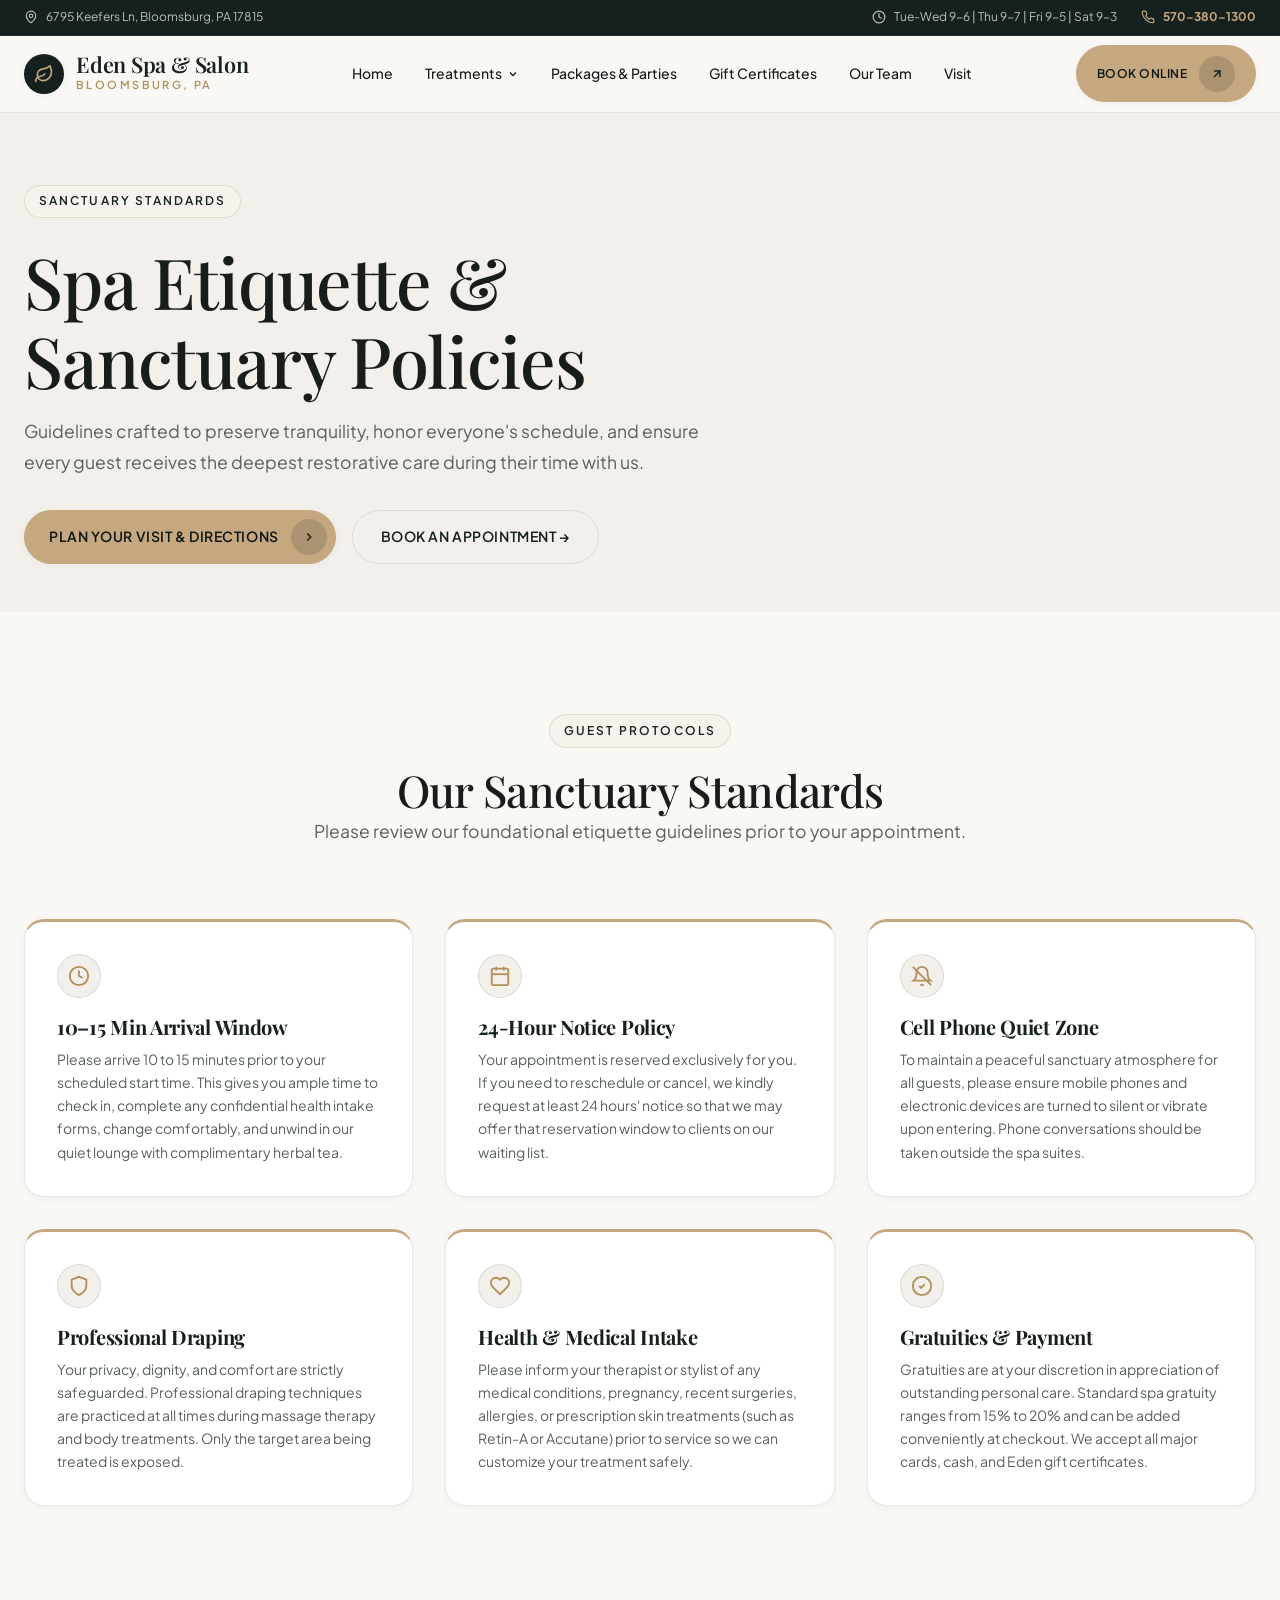
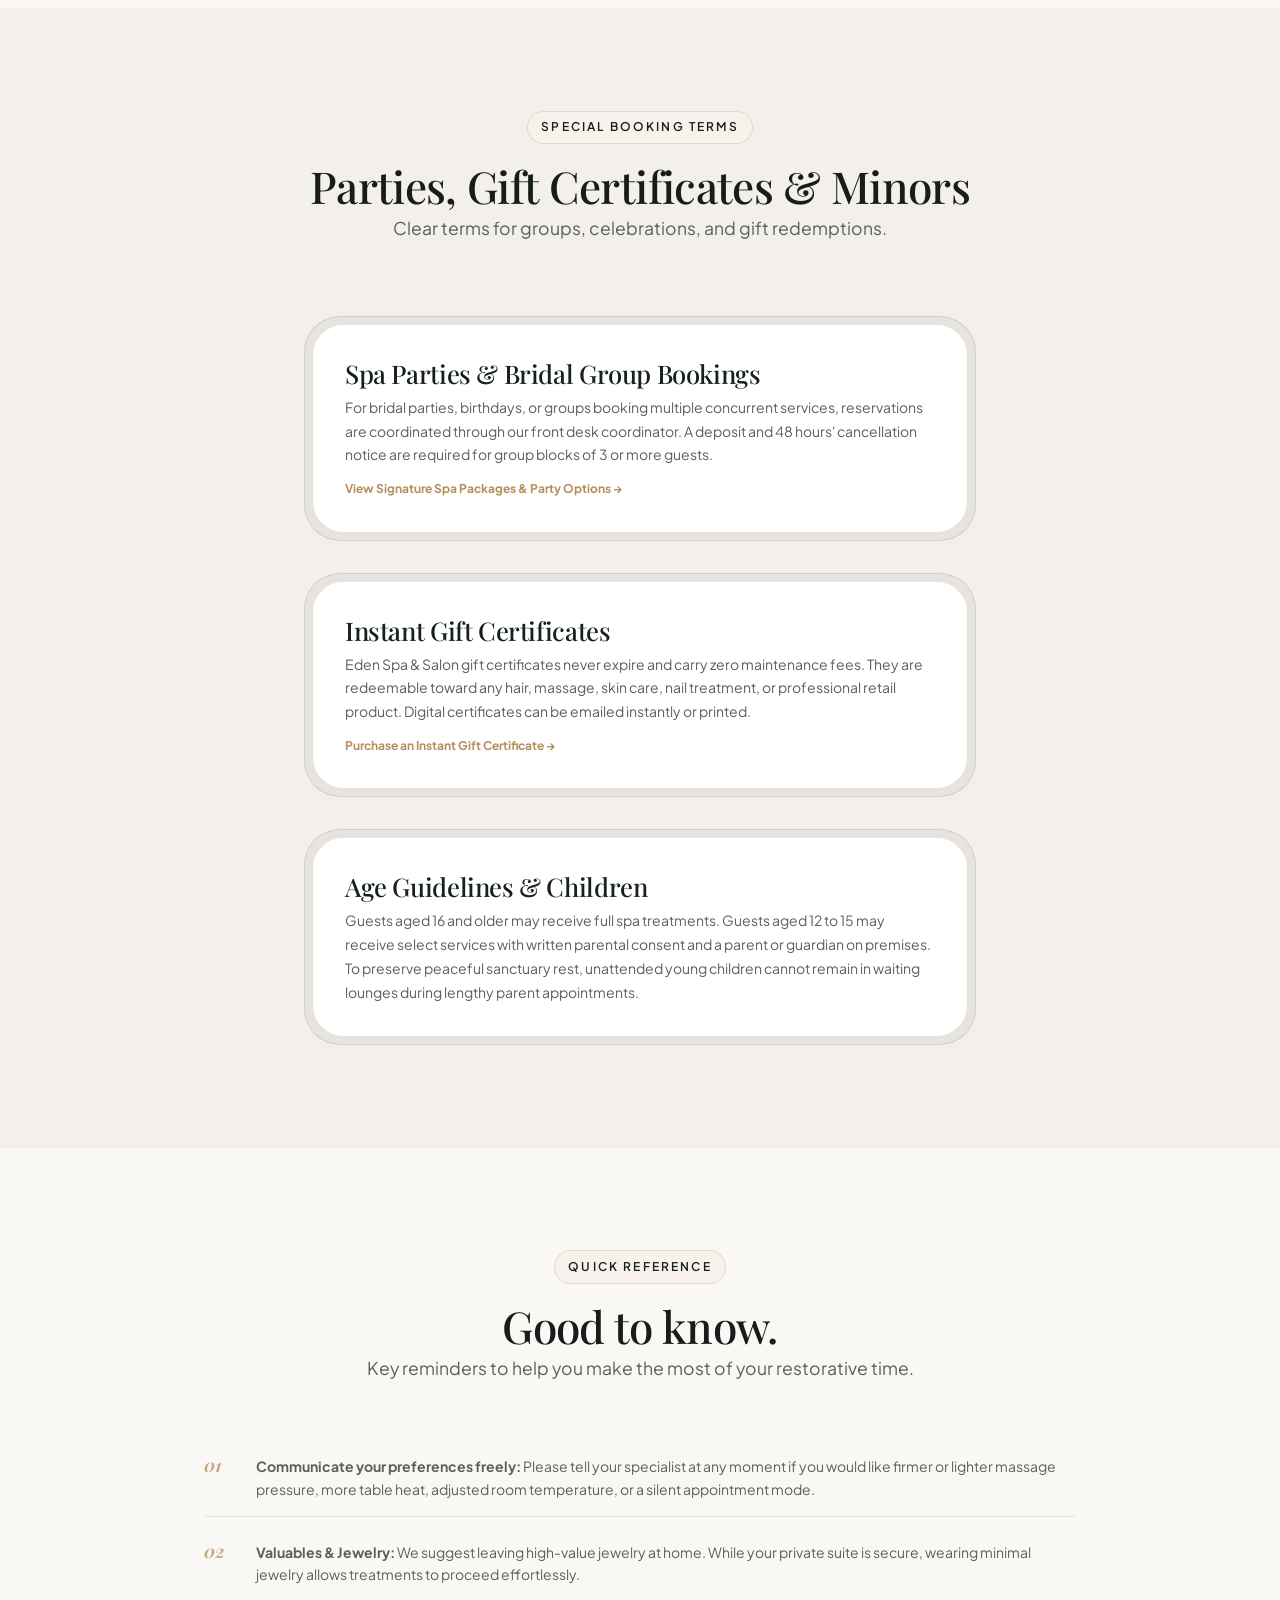
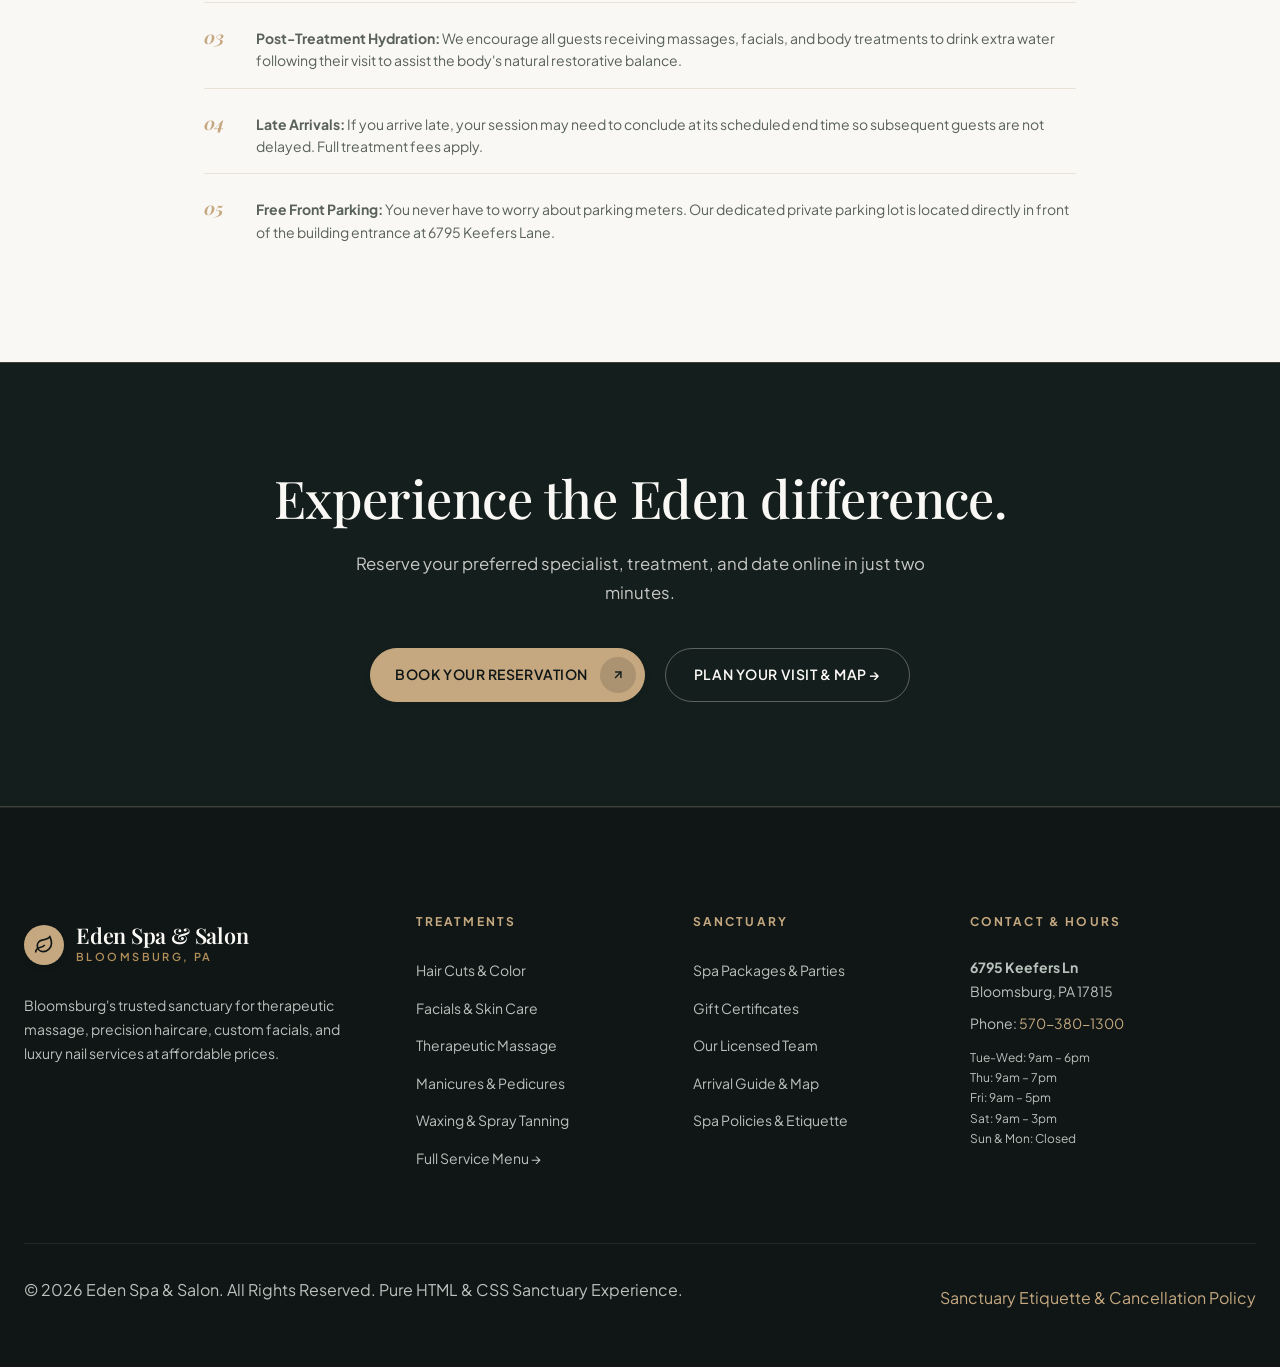
<file: etiquette.html>
<!DOCTYPE html>
<html lang="en">
<head>
  <meta charset="UTF-8">
  <meta name="viewport" content="width=device-width, initial-scale=1.0">
  <title>Spa Etiquette &amp; Policies | Eden Spa &amp; Salon | Bloomsburg, PA</title>
  <meta name="description" content="Sanctuary etiquette, arrival timing, 24-hour cancellation policy, cell phone quiet zone, and guest guidelines for Eden Spa &amp; Salon in Bloomsburg, PA.">
  <link rel="stylesheet" href="styles.css">
  <link rel="preconnect" href="https://fonts.googleapis.com">
  <link rel="preconnect" href="https://fonts.gstatic.com" crossorigin>
  <link href="https://fonts.googleapis.com/css2?family=Playfair+Display:ital,wght@0,400..800;1,400..800&family=Plus+Jakarta+Sans:wght@300;400;500;600;700&display=swap" rel="stylesheet">
</head>
<body>

  <!-- Top Announcement Bar -->
  <aside class="top-bar" aria-label="Quick announcements and contact">
    <div class="container top-bar-inner">
      <div class="top-bar-item">
        <svg width="14" height="14" viewBox="0 0 24 24" fill="none" stroke="currentColor" stroke-width="2" stroke-linecap="round" stroke-linejoin="round"><path d="M20 10c0 6-8 12-8 12s-8-6-8-12a8 8 0 0 1 16 0Z"/><circle cx="12" cy="10" r="3"/></svg>
        <span>6795 Keefers Ln, Bloomsburg, PA 17815</span>
      </div>
      <div class="top-bar-links">
        <div class="top-bar-item">
          <svg width="14" height="14" viewBox="0 0 24 24" fill="none" stroke="currentColor" stroke-width="2" stroke-linecap="round" stroke-linejoin="round"><circle cx="12" cy="12" r="10"/><polyline points="12 6 12 12 16 14"/></svg>
          <span>Tue-Wed 9-6 | Thu 9-7 | Fri 9-5 | Sat 9-3</span>
        </div>
        <a href="tel:5703801300" class="top-bar-item" style="color: var(--color-gold);">
          <svg width="14" height="14" viewBox="0 0 24 24" fill="none" stroke="currentColor" stroke-width="2" stroke-linecap="round" stroke-linejoin="round"><path d="M22 16.92v3a2 2 0 0 1-2.18 2 19.79 19.79 0 0 1-8.63-3.07 19.5 19.5 0 0 1-6-6 19.79 19.79 0 0 1-3.07-8.67A2 2 0 0 1 4.11 2h3a2 2 0 0 1 2 1.72 12.84 12.84 0 0 0 .7 2.81 2 2 0 0 1-.45 2.11L8.09 9.91a16 16 0 0 0 6 6l1.27-1.27a2 2 0 0 1 2.11-.45 12.84 12.84 0 0 0 2.81.7A2 2 0 0 1 22 16.92z"/></svg>
          <strong>570-380-1300</strong>
        </a>
      </div>
    </div>
  </aside>

  <!-- Mobile Drawer Toggle (Pure CSS) -->
  <input type="checkbox" id="mobile-toggle" class="mobile-menu-toggle" aria-label="Toggle mobile menu">

  <!-- Main Floating Site Header -->
  <header class="site-header">
    <div class="container nav-container">
      <a href="index.html" class="brand-logo" aria-label="Eden Spa &amp; Salon Home">
        <div class="brand-symbol">
          <svg width="20" height="20" viewBox="0 0 24 24" fill="none" stroke="currentColor" stroke-width="2" stroke-linecap="round" stroke-linejoin="round"><path d="M11 20A7 7 0 0 1 9.8 6.1C15.5 5 17 4.48 19 2c1 2 2 4.18 2 8 0 5.5-4.78 10-10 10Z"/><path d="M2 21c0-3 1.85-5.36 5.08-6C9.5 14.52 12 13 13 12"/></svg>
        </div>
        <div class="brand-text">
          <span class="brand-name">Eden Spa &amp; Salon</span>
          <span class="brand-sub">Bloomsburg, PA</span>
        </div>
      </a>

      <!-- Desktop Nav with Full-Width Mega Menu -->
      <nav class="nav-links" aria-label="Primary Navigation">
        <div class="nav-item"><a href="index.html" class="nav-link">Home</a></div>
        <div class="nav-item nav-item-mega">
          <a href="treatments.html" class="nav-link">
            <span>Treatments</span>
            <svg width="12" height="12" viewBox="0 0 24 24" fill="none" stroke="currentColor" stroke-width="2.5"><path d="m6 9 6 6 6-6"/></svg>
          </a>
          <div class="dropdown-mega">
            <div class="container mega-container">
              <!-- Top Meta Header Bar -->
              <div class="mega-top-bar">
                <span class="mega-top-tag">50+ Verified Treatments, Zero Hidden Pricing &amp; Transparent Rates</span>
                <a href="treatments.html" class="mega-top-link">The Complete List &rarr;</a>
              </div>

              <!-- Section 1: By Treatment -->
              <div class="mega-section-label">By Treatment</div>
              <div class="mega-row-grid">
                <a href="hair.html" class="mega-col-item">
                  <span class="mega-col-title">Hair Studio &amp; Color</span>
                  <span class="mega-col-price">From $24</span>
                </a>
                <a href="skincare.html" class="mega-col-item">
                  <span class="mega-col-title">Facials &amp; Skin Care</span>
                  <span class="mega-col-price">From $40</span>
                </a>
                <a href="massage.html" class="mega-col-item">
                  <span class="mega-col-title">Therapeutic Massage</span>
                  <span class="mega-col-price">From $40</span>
                </a>
                <a href="nails.html" class="mega-col-item">
                  <span class="mega-col-title">Botanical Nail Care</span>
                  <span class="mega-col-price">From $25</span>
                </a>
                <a href="waxing-tanning.html" class="mega-col-item">
                  <span class="mega-col-title">Waxing &amp; Spray Tan</span>
                  <span class="mega-col-price">From $15</span>
                </a>
              </div>

              <!-- Section 2: By Occasion & Experience -->
              <div class="mega-section-label">By Who It Is For &amp; Signature Packages</div>
              <div class="mega-row-grid">
                <a href="packages-parties.html" class="mega-col-item">
                  <span class="mega-col-title">The Eden Escape</span>
                  <span class="mega-col-price">From $190</span>
                </a>
                <a href="packages-parties.html" class="mega-col-item">
                  <span class="mega-col-title">Bridal &amp; Wedding Parties</span>
                  <span class="mega-col-price">Custom Party</span>
                </a>
                <a href="packages-parties.html" class="mega-col-item">
                  <span class="mega-col-title">Head-to-Toe Day of Beauty</span>
                  <span class="mega-col-price">From $290</span>
                </a>
                <a href="hair.html" class="mega-col-item">
                  <span class="mega-col-title">Gentlemen's Cuts &amp; Grooming</span>
                  <span class="mega-col-price">From $24</span>
                </a>
                <a href="gift-certificates.html" class="mega-col-item">
                  <span class="mega-col-title">Instant Gift Certificates</span>
                  <span class="mega-col-price">From $25</span>
                </a>
              </div>
            </div>
          </div>
        </div>

        <div class="nav-item"><a href="packages-parties.html" class="nav-link">Packages &amp; Parties</a></div>
        <div class="nav-item"><a href="gift-certificates.html" class="nav-link">Gift Certificates</a></div>
        <div class="nav-item"><a href="team.html" class="nav-link">Our Team</a></div>
        <div class="nav-item"><a href="visit.html" class="nav-link">Visit</a></div>
      </nav>

      <!-- Header Booking CTA -->
      <div class="nav-actions">
        <a href="book.html" class="btn btn-primary btn-nested" style="padding: 0.6rem 1.25rem; font-size: var(--text-xs);">
          <span>Book Online</span>
          <span class="btn-icon-pod">
            <svg width="14" height="14" viewBox="0 0 24 24" fill="none" stroke="currentColor" stroke-width="2.5"><line x1="7" y1="17" x2="17" y2="7"/><polyline points="7 7 17 7 17 17"/></svg>
          </span>
        </a>
        <label for="mobile-toggle" class="mobile-menu-btn" aria-label="Open mobile menu">
          <span></span>
          <span></span>
          <span></span>
        </label>
      </div>
    </div>
  </header>

  <!-- Mobile Navigation Drawer -->
  <div class="mobile-nav-drawer">
    <nav class="mobile-nav-list" aria-label="Mobile Navigation">
      <div class="mobile-nav-item"><a href="index.html">Home</a></div>
      <div class="mobile-nav-item"><a href="book.html" style="color: var(--color-gold); font-weight: 700;">Book an Appointment</a></div>
      <div class="mobile-nav-item"><a href="treatments.html">All Treatments &amp; Rates</a></div>
      <div class="mobile-nav-item"><a href="hair.html">Hair Studio &amp; Color</a></div>
      <div class="mobile-nav-item"><a href="skincare.html">Skin Care &amp; Facials</a></div>
      <div class="mobile-nav-item"><a href="massage.html">Therapeutic Massage</a></div>
      <div class="mobile-nav-item"><a href="nails.html">Nail Care &amp; Pedicures</a></div>
      <div class="mobile-nav-item"><a href="waxing-tanning.html">Waxing &amp; Spray Tanning</a></div>
      <div class="mobile-nav-item"><a href="packages-parties.html">Packages &amp; Parties</a></div>
      <div class="mobile-nav-item"><a href="gift-certificates.html">Gift Certificates</a></div>
      <div class="mobile-nav-item"><a href="team.html">Our Team</a></div>
      <div class="mobile-nav-item"><a href="visit.html">Directions &amp; Parking</a></div>
      <div class="mobile-nav-item"><a href="etiquette.html" style="color: var(--color-gold-hover);">Spa Policies &amp; Etiquette</a></div>
    </nav>
    <div style="margin-top: var(--space-xl);">
      <a href="book.html" class="btn btn-primary" style="width: 100%;">Book an Appointment Online</a>
    </div>
  </div>

  <main id="main-content">

    <!-- EDITORIAL HERO SECTION -->
    <section class="section section-subtle" style="padding-top: var(--space-3xl); padding-bottom: var(--space-2xl);">
      <div class="container">
        <div class="eyebrow">Sanctuary Standards</div>
        <h1 style="max-width: 800px; margin-top: var(--space-xs);">Spa Etiquette &amp; Sanctuary Policies</h1>
        <p class="lead" style="max-width: 720px; margin-top: var(--space-md);">
          Guidelines crafted to preserve tranquility, honor everyone's schedule, and ensure every guest receives the deepest restorative care during their time with us.
        </p>

        <div style="display: flex; gap: var(--space-md); flex-wrap: wrap; margin-top: var(--space-xl);">
          <a href="visit.html" class="btn btn-primary btn-nested">
            <span>Plan Your Visit &amp; Directions</span>
            <span class="btn-icon-pod">
              <svg width="14" height="14" viewBox="0 0 24 24" fill="none" stroke="currentColor" stroke-width="2.5"><polyline points="9 18 15 12 9 6"/></svg>
            </span>
          </a>
          <a href="book.html" class="btn btn-outline">Book an Appointment &rarr;</a>
        </div>
      </div>
    </section>

    <!-- SECTION 1: 6 CORE SANCTUARY POLICIES -->
    <section class="section">
      <div class="container">
        
        <div class="section-title-wrap">
          <div class="eyebrow">Guest Protocols</div>
          <h2>Our Sanctuary Standards</h2>
          <p class="lead">Please review our foundational etiquette guidelines prior to your appointment.</p>
        </div>

        <div class="policy-grid-6">
          
          <!-- Card 1: Arrival Time -->
          <div class="policy-editorial-card">
            <div class="policy-card-icon-pod">
              <svg width="22" height="22" viewBox="0 0 24 24" fill="none" stroke="currentColor" stroke-width="2"><circle cx="12" cy="12" r="10"/><polyline points="12 6 12 12 16 14"/></svg>
            </div>
            <h3 class="policy-editorial-title">10&ndash;15 Min Arrival Window</h3>
            <p class="policy-editorial-text">
              Please arrive 10 to 15 minutes prior to your scheduled start time. This gives you ample time to check in, complete any confidential health intake forms, change comfortably, and unwind in our quiet lounge with complimentary herbal tea.
            </p>
          </div>

          <!-- Card 2: Cancellation Policy -->
          <div class="policy-editorial-card">
            <div class="policy-card-icon-pod">
              <svg width="22" height="22" viewBox="0 0 24 24" fill="none" stroke="currentColor" stroke-width="2"><rect width="18" height="18" x="3" y="4" rx="2" ry="2"/><line x1="16" y1="2" x2="16" y2="6"/><line x1="8" y1="2" x2="8" y2="6"/><line x1="3" y1="10" x2="21" y2="10"/></svg>
            </div>
            <h3 class="policy-editorial-title">24-Hour Notice Policy</h3>
            <p class="policy-editorial-text">
              Your appointment is reserved exclusively for you. If you need to reschedule or cancel, we kindly request at least 24 hours' notice so that we may offer that reservation window to clients on our waiting list.
            </p>
          </div>

          <!-- Card 3: Quiet Zone -->
          <div class="policy-editorial-card">
            <div class="policy-card-icon-pod">
              <svg width="22" height="22" viewBox="0 0 24 24" fill="none" stroke="currentColor" stroke-width="2"><path d="M18 8A6 6 0 0 0 6 8c0 7-3 9-3 9h18s-3-2-3-9"/><path d="M13.73 21a2 2 0 0 1-3.46 0"/><line x1="2" y1="2" x2="22" y2="22"/></svg>
            </div>
            <h3 class="policy-editorial-title">Cell Phone Quiet Zone</h3>
            <p class="policy-editorial-text">
              To maintain a peaceful sanctuary atmosphere for all guests, please ensure mobile phones and electronic devices are turned to silent or vibrate upon entering. Phone conversations should be taken outside the spa suites.
            </p>
          </div>

          <!-- Card 4: Draping & Modesty -->
          <div class="policy-editorial-card">
            <div class="policy-card-icon-pod">
              <svg width="22" height="22" viewBox="0 0 24 24" fill="none" stroke="currentColor" stroke-width="2"><path d="M12 22s8-4 8-10V5l-8-3-8 3v7c0 6 8 10 8 10z"/></svg>
            </div>
            <h3 class="policy-editorial-title">Professional Draping</h3>
            <p class="policy-editorial-text">
              Your privacy, dignity, and comfort are strictly safeguarded. Professional draping techniques are practiced at all times during massage therapy and body treatments. Only the target area being treated is exposed.
            </p>
          </div>

          <!-- Card 5: Health Intake -->
          <div class="policy-editorial-card">
            <div class="policy-card-icon-pod">
              <svg width="22" height="22" viewBox="0 0 24 24" fill="none" stroke="currentColor" stroke-width="2"><path d="M19 14c1.49-1.46 3-3.21 3-5.5A5.5 5.5 0 0 0 16.5 3c-1.76 0-3 .5-4.5 2-1.5-1.5-2.74-2-4.5-2A5.5 5.5 0 0 0 2 8.5c0 2.3 1.5 4.05 3 5.5l7 7Z"/></svg>
            </div>
            <h3 class="policy-editorial-title">Health &amp; Medical Intake</h3>
            <p class="policy-editorial-text">
              Please inform your therapist or stylist of any medical conditions, pregnancy, recent surgeries, allergies, or prescription skin treatments (such as Retin-A or Accutane) prior to service so we can customize your treatment safely.
            </p>
          </div>

          <!-- Card 6: Gratuities & Payment -->
          <div class="policy-editorial-card">
            <div class="policy-card-icon-pod">
              <svg width="22" height="22" viewBox="0 0 24 24" fill="none" stroke="currentColor" stroke-width="2"><circle cx="12" cy="12" r="10"/><path d="m9 12 2 2 4-4"/></svg>
            </div>
            <h3 class="policy-editorial-title">Gratuities &amp; Payment</h3>
            <p class="policy-editorial-text">
              Gratuities are at your discretion in appreciation of outstanding personal care. Standard spa gratuity ranges from 15% to 20% and can be added conveniently at checkout. We accept all major cards, cash, and Eden gift certificates.
            </p>
          </div>

        </div>

      </div>
    </section>

    <!-- SECTION 2: SPECIAL POLICIES (Parties, Gift Certificates & Minors) -->
    <section class="section section-subtle">
      <div class="container container-reading">
        
        <div class="section-title-wrap text-center">
          <div class="eyebrow">Special Booking Terms</div>
          <h2>Parties, Gift Certificates &amp; Minors</h2>
          <p class="lead">Clear terms for groups, celebrations, and gift redemptions.</p>
        </div>

        <div style="display: flex; flex-direction: column; gap: var(--space-xl); margin-top: var(--space-xl);">
          
          <div class="double-bezel">
            <div class="double-bezel-inner">
              <h3 style="margin-bottom: 0.35rem; color: var(--color-forest);">Spa Parties &amp; Bridal Group Bookings</h3>
              <p style="font-size: var(--text-sm); color: var(--color-text-secondary); line-height: 1.7; margin-bottom: var(--space-sm);">
                For bridal parties, birthdays, or groups booking multiple concurrent services, reservations are coordinated through our front desk coordinator. A deposit and 48 hours' cancellation notice are required for group blocks of 3 or more guests.
              </p>
              <a href="packages-parties.html" style="font-size: var(--text-xs); font-weight: 700; color: var(--color-gold-hover);">
                View Signature Spa Packages &amp; Party Options &rarr;
              </a>
            </div>
          </div>

          <div class="double-bezel">
            <div class="double-bezel-inner">
              <h3 style="margin-bottom: 0.35rem; color: var(--color-forest);">Instant Gift Certificates</h3>
              <p style="font-size: var(--text-sm); color: var(--color-text-secondary); line-height: 1.7; margin-bottom: var(--space-sm);">
                Eden Spa &amp; Salon gift certificates never expire and carry zero maintenance fees. They are redeemable toward any hair, massage, skin care, nail treatment, or professional retail product. Digital certificates can be emailed instantly or printed.
              </p>
              <a href="gift-certificates.html" style="font-size: var(--text-xs); font-weight: 700; color: var(--color-gold-hover);">
                Purchase an Instant Gift Certificate &rarr;
              </a>
            </div>
          </div>

          <div class="double-bezel">
            <div class="double-bezel-inner">
              <h3 style="margin-bottom: 0.35rem; color: var(--color-forest);">Age Guidelines &amp; Children</h3>
              <p style="font-size: var(--text-sm); color: var(--color-text-secondary); line-height: 1.7; margin-bottom: 0;">
                Guests aged 16 and older may receive full spa treatments. Guests aged 12 to 15 may receive select services with written parental consent and a parent or guardian on premises. To preserve peaceful sanctuary rest, unattended young children cannot remain in waiting lounges during lengthy parent appointments.
              </p>
            </div>
          </div>

        </div>

      </div>
    </section>

    <!-- SECTION 3: GOOD TO KNOW (JYRE Inspiration) -->
    <section class="section">
      <div class="container container-narrow">
        
        <div class="section-title-wrap">
          <div class="eyebrow">Quick Reference</div>
          <h2>Good to know.</h2>
          <p class="lead">Key reminders to help you make the most of your restorative time.</p>
        </div>

        <div class="good-to-know-list">
          
          <div class="good-to-know-item">
            <span class="good-to-know-num">01</span>
            <p class="good-to-know-text">
              <strong>Communicate your preferences freely:</strong> Please tell your specialist at any moment if you would like firmer or lighter massage pressure, more table heat, adjusted room temperature, or a silent appointment mode.
            </p>
          </div>

          <div class="good-to-know-item">
            <span class="good-to-know-num">02</span>
            <p class="good-to-know-text">
              <strong>Valuables &amp; Jewelry:</strong> We suggest leaving high-value jewelry at home. While your private suite is secure, wearing minimal jewelry allows treatments to proceed effortlessly.
            </p>
          </div>

          <div class="good-to-know-item">
            <span class="good-to-know-num">03</span>
            <p class="good-to-know-text">
              <strong>Post-Treatment Hydration:</strong> We encourage all guests receiving massages, facials, and body treatments to drink extra water following their visit to assist the body's natural restorative balance.
            </p>
          </div>

          <div class="good-to-know-item">
            <span class="good-to-know-num">04</span>
            <p class="good-to-know-text">
              <strong>Late Arrivals:</strong> If you arrive late, your session may need to conclude at its scheduled end time so subsequent guests are not delayed. Full treatment fees apply.
            </p>
          </div>

          <div class="good-to-know-item">
            <span class="good-to-know-num">05</span>
            <p class="good-to-know-text">
              <strong>Free Front Parking:</strong> You never have to worry about parking meters. Our dedicated private parking lot is located directly in front of the building entrance at 6795 Keefers Lane.
            </p>
          </div>

        </div>

      </div>
    </section>

    <!-- BANNER CTA -->
    <section class="banner-cta">
      <div class="container text-center">
        <h2 style="color: var(--color-cream); margin-bottom: var(--space-sm);">Experience the Eden difference.</h2>
        <p style="color: var(--color-text-inverse-muted); max-width: 600px; margin: 0 auto var(--space-xl) auto;">
          Reserve your preferred specialist, treatment, and date online in just two minutes.
        </p>
        <div style="display: flex; justify-content: center; gap: var(--space-md); flex-wrap: wrap;">
          <a href="book.html" class="btn btn-primary btn-nested">
            <span>Book Your Reservation</span>
            <span class="btn-icon-pod">
              <svg width="14" height="14" viewBox="0 0 24 24" fill="none" stroke="currentColor" stroke-width="2.5"><line x1="7" y1="17" x2="17" y2="7"/><polyline points="7 7 17 7 17 17"/></svg>
            </span>
          </a>
          <a href="visit.html" class="btn btn-outline" style="border-color: rgba(255,255,255,0.3); color: var(--color-cream);">
            Plan Your Visit &amp; Map &rarr;
          </a>
        </div>
      </div>
    </section>

  </main>

  <!-- FOOTER -->
  <footer class="site-footer">
    <div class="container">
      <div class="footer-grid">
        <div class="footer-brand">
          <div class="brand-logo" style="margin-bottom: var(--space-md);">
            <div class="brand-symbol" style="background-color: var(--color-gold); color: var(--color-forest-dark);">
              <svg width="20" height="20" viewBox="0 0 24 24" fill="none" stroke="currentColor" stroke-width="2"><path d="M11 20A7 7 0 0 1 9.8 6.1C15.5 5 17 4.48 19 2c1 2 2 4.18 2 8 0 5.5-4.78 10-10 10Z"/><path d="M2 21c0-3 1.85-5.36 5.08-6C9.5 14.52 12 13 13 12"/></svg>
            </div>
            <div class="brand-text">
              <span class="brand-name" style="color: var(--color-cream);">Eden Spa &amp; Salon</span>
              <span class="brand-sub">Bloomsburg, PA</span>
            </div>
          </div>
          <p>Bloomsburg's trusted sanctuary for therapeutic massage, precision haircare, custom facials, and luxury nail services at affordable prices.</p>
        </div>

        <div>
          <div class="footer-heading">Treatments</div>
          <ul class="footer-links">
            <li><a href="hair.html" class="footer-link">Hair Cuts &amp; Color</a></li>
            <li><a href="skincare.html" class="footer-link">Facials &amp; Skin Care</a></li>
            <li><a href="massage.html" class="footer-link">Therapeutic Massage</a></li>
            <li><a href="nails.html" class="footer-link">Manicures &amp; Pedicures</a></li>
            <li><a href="waxing-tanning.html" class="footer-link">Waxing &amp; Spray Tanning</a></li>
            <li><a href="treatments.html" class="footer-link">Full Service Menu &rarr;</a></li>
          </ul>
        </div>

        <div>
          <div class="footer-heading">Sanctuary</div>
          <ul class="footer-links">
            <li><a href="packages-parties.html" class="footer-link">Spa Packages &amp; Parties</a></li>
            <li><a href="gift-certificates.html" class="footer-link">Gift Certificates</a></li>
            <li><a href="team.html" class="footer-link">Our Licensed Team</a></li>
            <li><a href="visit.html" class="footer-link">Arrival Guide &amp; Map</a></li>
            <li><a href="etiquette.html" class="footer-link">Spa Policies &amp; Etiquette</a></li>
          </ul>
        </div>

        <div>
          <div class="footer-heading">Contact &amp; Hours</div>
          <p style="font-size: var(--text-sm); margin-bottom: 0.5rem;"><strong>6795 Keefers Ln</strong><br>Bloomsburg, PA 17815</p>
          <p style="font-size: var(--text-sm); margin-bottom: 0.75rem;">Phone: <a href="tel:5703801300" style="color: var(--color-gold);">570-380-1300</a></p>
          <p style="font-size: var(--text-xs); color: var(--color-text-inverse-muted); margin-bottom: 0;">
            Tue-Wed: 9am &ndash; 6pm<br>Thu: 9am &ndash; 7pm<br>Fri: 9am &ndash; 5pm<br>Sat: 9am &ndash; 3pm<br>Sun &amp; Mon: Closed
          </p>
        </div>
      </div>

      <div class="footer-bottom">
        <p>&copy; 2026 Eden Spa &amp; Salon. All Rights Reserved. Pure HTML &amp; CSS Sanctuary Experience.</p>
        <p><a href="etiquette.html" style="color: var(--color-gold);">Sanctuary Etiquette &amp; Cancellation Policy</a></p>
      </div>
    </div>
  </footer>

  <!-- STICKY MOBILE BOOKING BAR -->
  <div class="mobile-sticky-bar" aria-label="Quick mobile booking action">
    <div class="mobile-bar-info">
      <span class="mobile-bar-title">Eden Spa &amp; Salon</span>
      <span class="mobile-bar-sub">Appointments: 570-380-1300</span>
    </div>
    <a href="book.html" class="btn btn-primary" style="padding: 0.6rem 1.25rem; font-size: var(--text-xs);">
      Book Online
    </a>
  </div>

</body>
</html>
</file>
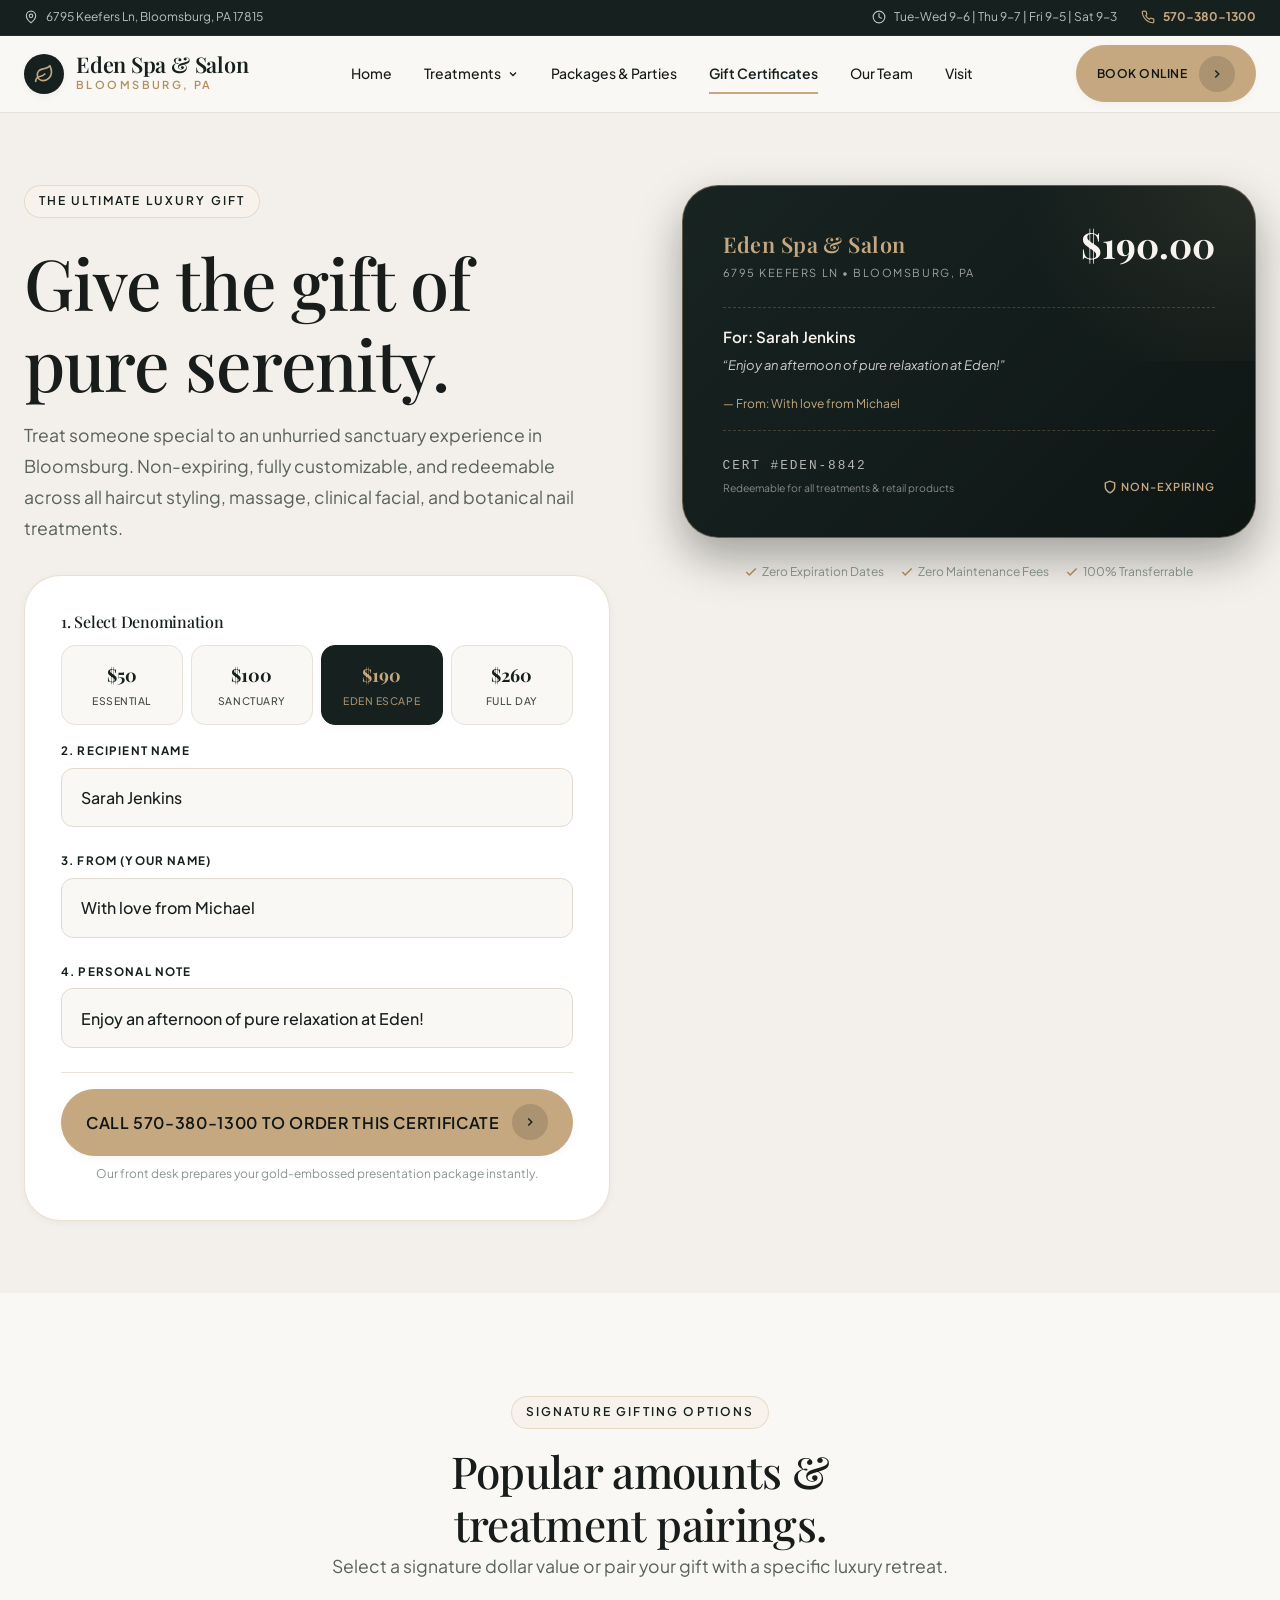
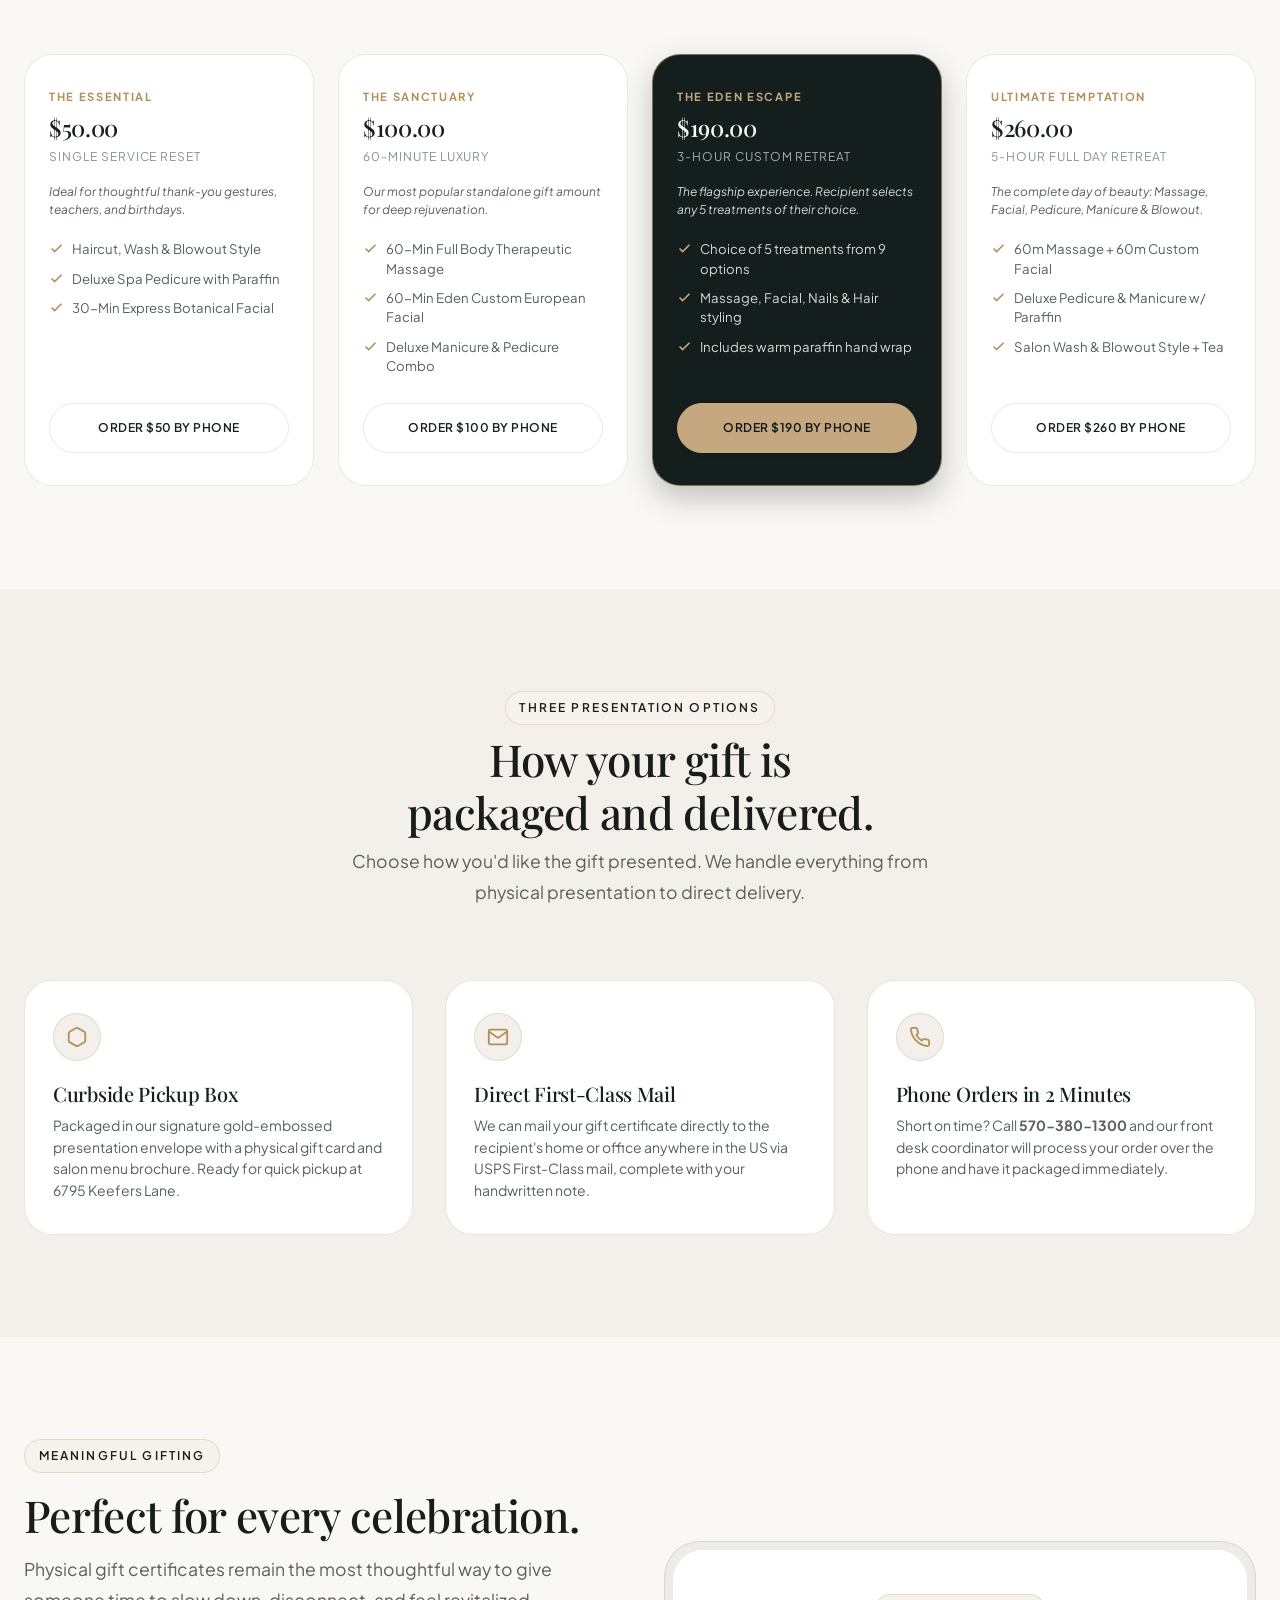
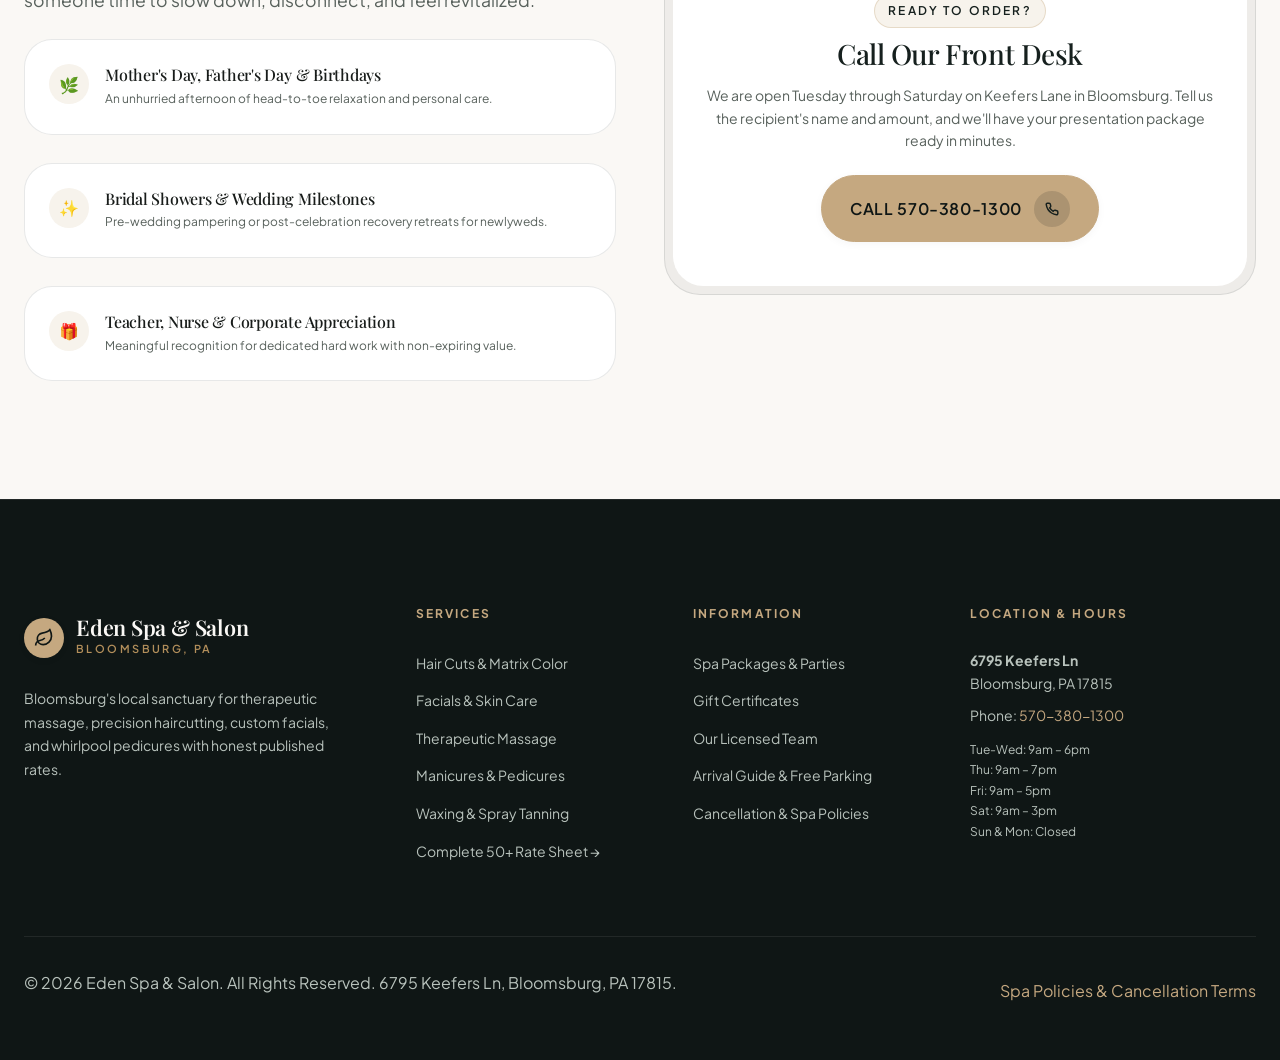
<file: gift-certificates.html>
<!DOCTYPE html>
<html lang="en">
<head>
  <meta charset="UTF-8">
  <meta name="viewport" content="width=device-width, initial-scale=1.0">
  <title>Luxury Gift Certificates | Eden Spa &amp; Salon Bloomsburg PA</title>
  <meta name="description" content="Give the gift of pure serenity. Non-expiring, physical gold-embossed gift certificates from Eden Spa & Salon in Bloomsburg, PA. Curbside pickup or direct mail. Call 570-380-1300.">
  <meta name="keywords" content="spa gift certificates Bloomsburg PA, massage gift card Columbia County, salon gift card Bloomsburg, non-expiring spa gift">
  
  <meta property="og:type" content="website">
  <meta property="og:title" content="Gift Certificates | Eden Spa &amp; Salon">
  <meta property="og:description" content="Non-expiring physical gift certificates redeemable for all salon styling, massage, facial, and nail treatments.">
  <meta property="og:url" content="https://edenspasalon.com/gift-certificates.html">
  
  <link rel="icon" href="data:image/svg+xml,<svg xmlns='http://www.w3.org/2000/svg' viewBox='0 0 100 100'><text y='.9em' font-size='90'>🌿</text></svg>">
  <link rel="preconnect" href="https://fonts.googleapis.com">
  <link rel="preconnect" href="https://fonts.gstatic.com" crossorigin>
  <link href="https://fonts.googleapis.com/css2?family=Playfair+Display:ital,wght@0,400;0,500;0,600;0,700;1,400;1,500&family=Plus+Jakarta+Sans:wght@300;400;500;600;700&display=swap" rel="stylesheet">
  <link rel="stylesheet" href="styles.css">

  <script type="application/ld+json">
  {
    "@context": "https://schema.org",
    "@type": "DaySpa",
    "name": "Eden Spa & Salon - Gift Certificates",
    "telephone": "570-380-1300",
    "url": "https://edenspasalon.com/gift-certificates.html",
    "address": {
      "@type": "PostalAddress",
      "streetAddress": "6795 Keefers Ln",
      "addressLocality": "Bloomsburg",
      "addressRegion": "PA",
      "postalCode": "17815",
      "addressCountry": "US"
    }
  }
  </script>
</head>
<body>

  <!-- Top Announcement Bar -->
  <aside class="top-bar" aria-label="Quick announcements and contact">
    <div class="container top-bar-inner">
      <div class="top-bar-item">
        <svg width="14" height="14" viewBox="0 0 24 24" fill="none" stroke="currentColor" stroke-width="2" stroke-linecap="round" stroke-linejoin="round"><path d="M20 10c0 6-8 12-8 12s-8-6-8-12a8 8 0 0 1 16 0Z"/><circle cx="12" cy="10" r="3"/></svg>
        <span>6795 Keefers Ln, Bloomsburg, PA 17815</span>
      </div>
      <div class="top-bar-links">
        <div class="top-bar-item">
          <svg width="14" height="14" viewBox="0 0 24 24" fill="none" stroke="currentColor" stroke-width="2" stroke-linecap="round" stroke-linejoin="round"><circle cx="12" cy="12" r="10"/><polyline points="12 6 12 12 16 14"/></svg>
          <span>Tue-Wed 9-6 | Thu 9-7 | Fri 9-5 | Sat 9-3</span>
        </div>
        <a href="tel:5703801300" class="top-bar-item" style="color: var(--color-gold);">
          <svg width="14" height="14" viewBox="0 0 24 24" fill="none" stroke="currentColor" stroke-width="2" stroke-linecap="round" stroke-linejoin="round"><path d="M22 16.92v3a2 2 0 0 1-2.18 2 19.79 19.79 0 0 1-8.63-3.07 19.5 19.5 0 0 1-6-6 19.79 19.79 0 0 1-3.07-8.67A2 2 0 0 1 4.11 2h3a2 2 0 0 1 2 1.72 12.84 12.84 0 0 0 .7 2.81 2 2 0 0 1-.45 2.11L8.09 9.91a16 16 0 0 0 6 6l1.27-1.27a2 2 0 0 1 2.11-.45 12.84 12.84 0 0 0 2.81.7A2 2 0 0 1 22 16.92z"/></svg>
          <strong>570-380-1300</strong>
        </a>
      </div>
    </div>
  </aside>

  <!-- Mobile Drawer Toggle (Pure CSS) -->
  <input type="checkbox" id="mobile-toggle" class="mobile-menu-toggle" aria-label="Toggle mobile menu">

  <!-- Main Floating Site Header -->
  <header class="site-header">
    <div class="container nav-container">
      <a href="index.html" class="brand-logo" aria-label="Eden Spa &amp; Salon Home">
        <div class="brand-symbol">
          <svg width="20" height="20" viewBox="0 0 24 24" fill="none" stroke="currentColor" stroke-width="2" stroke-linecap="round" stroke-linejoin="round"><path d="M11 20A7 7 0 0 1 9.8 6.1C15.5 5 17 4.48 19 2c1 2 2 4.18 2 8 0 5.5-4.78 10-10 10Z"/><path d="M2 21c0-3 1.85-5.36 5.08-6C9.5 14.52 12 13 13 12"/></svg>
        </div>
        <div class="brand-text">
          <span class="brand-name">Eden Spa &amp; Salon</span>
          <span class="brand-sub">Bloomsburg, PA</span>
        </div>
      </a>

      <!-- Desktop Nav with Full-Width Mega Menu -->
      <nav class="nav-links" aria-label="Primary Navigation">
        <div class="nav-item"><a href="index.html" class="nav-link">Home</a></div>
        <div class="nav-item nav-item-mega">
          <a href="treatments.html" class="nav-link">
            <span>Treatments</span>
            <svg width="12" height="12" viewBox="0 0 24 24" fill="none" stroke="currentColor" stroke-width="2.5"><path d="m6 9 6 6 6-6"/></svg>
          </a>
          <div class="dropdown-mega">
            <div class="container mega-container">
              <div class="mega-top-bar">
                <span class="mega-top-tag">50+ Services with Published Transparent Rates</span>
                <a href="treatments.html" class="mega-top-link">View Master Rate Sheet &rarr;</a>
              </div>

              <div class="mega-section-label">By Department</div>
              <div class="mega-row-grid">
                <a href="hair.html" class="mega-col-item">
                  <span class="mega-col-title">Hair Studio &amp; Color</span>
                  <span class="mega-col-price">From $24</span>
                </a>
                <a href="skincare.html" class="mega-col-item">
                  <span class="mega-col-title">Facials &amp; Skin Care</span>
                  <span class="mega-col-price">From $40</span>
                </a>
                <a href="massage.html" class="mega-col-item">
                  <span class="mega-col-title">Therapeutic Massage</span>
                  <span class="mega-col-price">From $40</span>
                </a>
                <a href="nails.html" class="mega-col-item">
                  <span class="mega-col-title">Botanical Nail Care</span>
                  <span class="mega-col-price">From $25</span>
                </a>
                <a href="waxing-tanning.html" class="mega-col-item">
                  <span class="mega-col-title">Waxing &amp; Spray Tan</span>
                  <span class="mega-col-price">From $15</span>
                </a>
              </div>

              <div class="mega-section-label">Packages &amp; Special Occasions</div>
              <div class="mega-row-grid">
                <a href="packages-parties.html" class="mega-col-item">
                  <span class="mega-col-title">The Eden Escape</span>
                  <span class="mega-col-price">From $190</span>
                </a>
                <a href="packages-parties.html" class="mega-col-item">
                  <span class="mega-col-title">Bridal &amp; Group Parties</span>
                  <span class="mega-col-price">Custom Party</span>
                </a>
                <a href="packages-parties.html" class="mega-col-item">
                  <span class="mega-col-title">Head-to-Toe Day of Beauty</span>
                  <span class="mega-col-price">From $290</span>
                </a>
                <a href="hair.html" class="mega-col-item">
                  <span class="mega-col-title">Men's Precision Cuts</span>
                  <span class="mega-col-price">From $24</span>
                </a>
                <a href="gift-certificates.html" class="mega-col-item">
                  <span class="mega-col-title">Luxury Gift Certificates</span>
                  <span class="mega-col-price">From $25</span>
                </a>
              </div>
            </div>
          </div>
        </div>

        <div class="nav-item"><a href="packages-parties.html" class="nav-link">Packages &amp; Parties</a></div>
        <div class="nav-item"><a href="gift-certificates.html" class="nav-link active">Gift Certificates</a></div>
        <div class="nav-item"><a href="team.html" class="nav-link">Our Team</a></div>
        <div class="nav-item"><a href="visit.html" class="nav-link">Visit</a></div>
      </nav>

      <!-- Header Booking CTA -->
      <div class="nav-actions">
        <a href="book.html" class="btn btn-primary btn-nested" style="padding: 0.6rem 1.25rem; font-size: var(--text-xs);">
          <span>Book Online</span>
          <span class="btn-icon-pod">
            <svg width="14" height="14" viewBox="0 0 24 24" fill="none" stroke="currentColor" stroke-width="2.5"><polyline points="9 18 15 12 9 6"/></svg>
          </span>
        </a>
        <label for="mobile-toggle" class="mobile-menu-btn" aria-label="Open mobile menu">
          <span></span>
          <span></span>
          <span></span>
        </label>
      </div>
    </div>
  </header>

  <!-- Mobile Navigation Drawer -->
  <div class="mobile-nav-drawer">
    <nav class="mobile-nav-list" aria-label="Mobile Navigation">
      <div class="mobile-nav-item"><a href="index.html">Home</a></div>
      <div class="mobile-nav-item"><a href="book.html" style="color: var(--color-gold); font-weight: 700;">Book an Appointment</a></div>
      <div class="mobile-nav-item"><a href="treatments.html">All Treatments &amp; Rates</a></div>
      <div class="mobile-nav-item"><a href="hair.html">Hair Studio &amp; Color</a></div>
      <div class="mobile-nav-item"><a href="skincare.html">Skin Care &amp; Facials</a></div>
      <div class="mobile-nav-item"><a href="massage.html">Therapeutic Massage</a></div>
      <div class="mobile-nav-item"><a href="nails.html">Nail Care &amp; Pedicures</a></div>
      <div class="mobile-nav-item"><a href="waxing-tanning.html">Waxing &amp; Spray Tanning</a></div>
      <div class="mobile-nav-item"><a href="packages-parties.html">Packages &amp; Parties</a></div>
      <div class="mobile-nav-item"><a href="gift-certificates.html">Gift Certificates</a></div>
      <div class="mobile-nav-item"><a href="team.html">Our Team</a></div>
      <div class="mobile-nav-item"><a href="visit.html">Directions &amp; Parking</a></div>
      <div class="mobile-nav-item"><a href="etiquette.html">Spa Policies &amp; Etiquette</a></div>
    </nav>
    <div style="margin-top: var(--space-xl);">
      <a href="book.html" class="btn btn-primary" style="width: 100%;">Book an Appointment Online</a>
    </div>
  </div>

  <main id="main-content">

    <!-- 1. EDITORIAL HERO & LIVE CARD CUSTOMIZER -->
    <section class="section section-subtle" style="padding-top: var(--space-3xl); padding-bottom: var(--space-3xl);">
      <div class="container">
        
        <div class="gc-customizer-grid">
          
          <!-- Left: Form Controls & Denominations -->
          <div>
            <div class="eyebrow">The Ultimate Luxury Gift</div>
            <h1 style="line-height: 1.15; margin-top: var(--space-xs);">
              Give the gift of pure serenity.
            </h1>
            <p class="lead" style="margin-top: var(--space-md);">
              Treat someone special to an unhurried sanctuary experience in Bloomsburg. Non-expiring, fully customizable, and redeemable across all haircut styling, massage, clinical facial, and botanical nail treatments.
            </p>

            <div class="gc-form-box" style="margin-top: var(--space-xl);">
              <h3 style="font-size: var(--text-base); color: var(--color-forest); margin-bottom: var(--space-sm);">1. Select Denomination</h3>
              
              <div class="gc-amount-selector" id="amountSelector">
                <button type="button" class="gc-amount-btn" data-val="$50.00" data-note="The Essential Reset">
                  $50
                  <span class="gc-amount-sub">Essential</span>
                </button>
                <button type="button" class="gc-amount-btn" data-val="$100.00" data-note="Massage or Facial">
                  $100
                  <span class="gc-amount-sub">Sanctuary</span>
                </button>
                <button type="button" class="gc-amount-btn active" data-val="$190.00" data-note="The Eden Escape (5 Treatments)">
                  $190
                  <span class="gc-amount-sub">Eden Escape</span>
                </button>
                <button type="button" class="gc-amount-btn" data-val="$260.00" data-note="Full Day Ultimate Temptation">
                  $260
                  <span class="gc-amount-sub">Full Day</span>
                </button>
              </div>

              <div class="form-group" style="margin-top: var(--space-md);">
                <label for="gcRecipient" class="form-label">2. Recipient Name</label>
                <input type="text" id="gcRecipient" class="form-control" placeholder="e.g. Sarah Jenkins" value="Sarah Jenkins">
              </div>

              <div class="form-group">
                <label for="gcSender" class="form-label">3. From (Your Name)</label>
                <input type="text" id="gcSender" class="form-control" placeholder="e.g. With love from Michael" value="With love from Michael">
              </div>

              <div class="form-group">
                <label for="gcMessage" class="form-label">4. Personal Note</label>
                <input type="text" id="gcMessage" class="form-control" placeholder="e.g. Enjoy an afternoon of pure relaxation at Eden!" value="Enjoy an afternoon of pure relaxation at Eden!">
              </div>

              <div style="margin-top: var(--space-lg); padding-top: var(--space-md); border-top: 1px solid var(--color-cream-border);">
                <a href="tel:5703801300" class="btn btn-primary btn-nested" style="width: 100%; justify-content: center; font-size: var(--text-base); padding: 0.9rem 1.5rem;">
                  <span>Call 570-380-1300 to Order This Certificate</span>
                  <span class="btn-icon-pod">
                    <svg width="14" height="14" viewBox="0 0 24 24" fill="none" stroke="currentColor" stroke-width="2.5"><polyline points="9 18 15 12 9 6"/></svg>
                  </span>
                </a>
                <p style="font-size: var(--text-xs); color: var(--color-text-muted); text-align: center; margin-top: var(--space-xs); margin-bottom: 0;">
                  Our front desk prepares your gold-embossed presentation package instantly.
                </p>
              </div>
            </div>

          </div>

          <!-- Right: Real-time Live 3D Certificate Preview -->
          <div class="gc-live-card-container">
            <div class="gc-live-card">
              <div class="gc-card-header">
                <div>
                  <div class="gc-card-logo">Eden Spa &amp; Salon</div>
                  <div class="gc-card-location">6795 Keefers Ln &bull; Bloomsburg, PA</div>
                </div>
                <div class="gc-card-val-tag" id="cardAmount">$190.00</div>
              </div>

              <div class="gc-card-body">
                <div class="gc-card-recipient" id="cardRecipient">For: Sarah Jenkins</div>
                <div class="gc-card-message" id="cardMessage">&ldquo;Enjoy an afternoon of pure relaxation at Eden!&rdquo;</div>
                <div style="font-size: 0.75rem; color: var(--color-gold); margin-top: 0.35rem;" id="cardSender">&mdash; From: With love from Michael</div>
              </div>

              <div class="gc-card-footer">
                <div>
                  <div style="letter-spacing: 0.15em; font-family: monospace; font-size: 0.8rem; color: rgba(250,248,245,0.7);">CERT #EDEN-8842</div>
                  <div style="font-size: 0.65rem; color: rgba(250,248,245,0.5); margin-top: 2px;">Redeemable for all treatments &amp; retail products</div>
                </div>
                <div class="gc-card-seal">
                  <svg width="14" height="14" viewBox="0 0 24 24" fill="none" stroke="currentColor" stroke-width="2.5"><path d="M12 22s8-4 8-10V5l-8-3-8 3v7c0 6 8 10 8 10z"/></svg>
                  <span>Non-Expiring</span>
                </div>
              </div>
            </div>

            <!-- Trust Badge Below Card -->
            <div style="margin-top: var(--space-lg); display: flex; gap: var(--space-md); justify-content: center; flex-wrap: wrap;">
              <span style="font-size: 0.75rem; color: var(--color-text-muted); display: inline-flex; align-items: center; gap: 4px;">
                <svg width="14" height="14" viewBox="0 0 24 24" fill="none" stroke="currentColor" stroke-width="2.5" style="color: var(--color-gold-hover);"><polyline points="20 6 9 17 4 12"/></svg>
                Zero Expiration Dates
              </span>
              <span style="font-size: 0.75rem; color: var(--color-text-muted); display: inline-flex; align-items: center; gap: 4px;">
                <svg width="14" height="14" viewBox="0 0 24 24" fill="none" stroke="currentColor" stroke-width="2.5" style="color: var(--color-gold-hover);"><polyline points="20 6 9 17 4 12"/></svg>
                Zero Maintenance Fees
              </span>
              <span style="font-size: 0.75rem; color: var(--color-text-muted); display: inline-flex; align-items: center; gap: 4px;">
                <svg width="14" height="14" viewBox="0 0 24 24" fill="none" stroke="currentColor" stroke-width="2.5" style="color: var(--color-gold-hover);"><polyline points="20 6 9 17 4 12"/></svg>
                100% Transferrable
              </span>
            </div>
          </div>

        </div>

      </div>
    </section>

    <!-- 2. POPULAR DENOMINATIONS & SERVICE PAIRINGS -->
    <section class="section" id="denominations">
      <div class="container">
        
        <div class="section-title-wrap">
          <div class="eyebrow">Signature Gifting Options</div>
          <h2>Popular amounts &amp; treatment pairings.</h2>
          <p class="lead">Select a signature dollar value or pair your gift with a specific luxury retreat.</p>
        </div>

        <div class="package-tier-grid-4">
          
          <div class="package-tier-card">
            <div class="tier-eyebrow-tag">The Essential</div>
            <h3 class="package-tier-name">$50.00</h3>
            <div class="package-tier-time">Single Service Reset</div>
            <p class="package-tier-hook">
              Ideal for thoughtful thank-you gestures, teachers, and birthdays.
            </p>
            <ul class="package-tier-inclusions-list">
              <li class="package-tier-inclusion-item">
                <svg width="15" height="15" viewBox="0 0 24 24" fill="none" stroke="currentColor" stroke-width="2.5"><polyline points="20 6 9 17 4 12"/></svg>
                <span>Haircut, Wash &amp; Blowout Style</span>
              </li>
              <li class="package-tier-inclusion-item">
                <svg width="15" height="15" viewBox="0 0 24 24" fill="none" stroke="currentColor" stroke-width="2.5"><polyline points="20 6 9 17 4 12"/></svg>
                <span>Deluxe Spa Pedicure with Paraffin</span>
              </li>
              <li class="package-tier-inclusion-item">
                <svg width="15" height="15" viewBox="0 0 24 24" fill="none" stroke="currentColor" stroke-width="2.5"><polyline points="20 6 9 17 4 12"/></svg>
                <span>30-Min Express Botanical Facial</span>
              </li>
            </ul>
            <a href="tel:5703801300" class="btn btn-outline" style="width: 100%; font-size: var(--text-xs); text-align: center;">Order $50 by Phone</a>
          </div>

          <div class="package-tier-card">
            <div class="tier-eyebrow-tag">The Sanctuary</div>
            <h3 class="package-tier-name">$100.00</h3>
            <div class="package-tier-time">60-Minute Luxury</div>
            <p class="package-tier-hook">
              Our most popular standalone gift amount for deep rejuvenation.
            </p>
            <ul class="package-tier-inclusions-list">
              <li class="package-tier-inclusion-item">
                <svg width="15" height="15" viewBox="0 0 24 24" fill="none" stroke="currentColor" stroke-width="2.5"><polyline points="20 6 9 17 4 12"/></svg>
                <span>60-Min Full Body Therapeutic Massage</span>
              </li>
              <li class="package-tier-inclusion-item">
                <svg width="15" height="15" viewBox="0 0 24 24" fill="none" stroke="currentColor" stroke-width="2.5"><polyline points="20 6 9 17 4 12"/></svg>
                <span>60-Min Eden Custom European Facial</span>
              </li>
              <li class="package-tier-inclusion-item">
                <svg width="15" height="15" viewBox="0 0 24 24" fill="none" stroke="currentColor" stroke-width="2.5"><polyline points="20 6 9 17 4 12"/></svg>
                <span>Deluxe Manicure &amp; Pedicure Combo</span>
              </li>
            </ul>
            <a href="tel:5703801300" class="btn btn-outline" style="width: 100%; font-size: var(--text-xs); text-align: center;">Order $100 by Phone</a>
          </div>

          <div class="package-tier-card featured-dark">
            <div class="tier-eyebrow-tag">The Eden Escape</div>
            <h3 class="package-tier-name">$190.00</h3>
            <div class="package-tier-time">3-Hour Custom Retreat</div>
            <p class="package-tier-hook">
              The flagship experience. Recipient selects any 5 treatments of their choice.
            </p>
            <ul class="package-tier-inclusions-list">
              <li class="package-tier-inclusion-item">
                <svg width="15" height="15" viewBox="0 0 24 24" fill="none" stroke="currentColor" stroke-width="2.5"><polyline points="20 6 9 17 4 12"/></svg>
                <span>Choice of 5 treatments from 9 options</span>
              </li>
              <li class="package-tier-inclusion-item">
                <svg width="15" height="15" viewBox="0 0 24 24" fill="none" stroke="currentColor" stroke-width="2.5"><polyline points="20 6 9 17 4 12"/></svg>
                <span>Massage, Facial, Nails &amp; Hair styling</span>
              </li>
              <li class="package-tier-inclusion-item">
                <svg width="15" height="15" viewBox="0 0 24 24" fill="none" stroke="currentColor" stroke-width="2.5"><polyline points="20 6 9 17 4 12"/></svg>
                <span>Includes warm paraffin hand wrap</span>
              </li>
            </ul>
            <a href="tel:5703801300" class="btn btn-primary" style="width: 100%; font-size: var(--text-xs); text-align: center;">Order $190 by Phone</a>
          </div>

          <div class="package-tier-card">
            <div class="tier-eyebrow-tag">Ultimate Temptation</div>
            <h3 class="package-tier-name">$260.00</h3>
            <div class="package-tier-time">5-Hour Full Day Retreat</div>
            <p class="package-tier-hook">
              The complete day of beauty: Massage, Facial, Pedicure, Manicure &amp; Blowout.
            </p>
            <ul class="package-tier-inclusions-list">
              <li class="package-tier-inclusion-item">
                <svg width="15" height="15" viewBox="0 0 24 24" fill="none" stroke="currentColor" stroke-width="2.5"><polyline points="20 6 9 17 4 12"/></svg>
                <span>60m Massage + 60m Custom Facial</span>
              </li>
              <li class="package-tier-inclusion-item">
                <svg width="15" height="15" viewBox="0 0 24 24" fill="none" stroke="currentColor" stroke-width="2.5"><polyline points="20 6 9 17 4 12"/></svg>
                <span>Deluxe Pedicure &amp; Manicure w/ Paraffin</span>
              </li>
              <li class="package-tier-inclusion-item">
                <svg width="15" height="15" viewBox="0 0 24 24" fill="none" stroke="currentColor" stroke-width="2.5"><polyline points="20 6 9 17 4 12"/></svg>
                <span>Salon Wash &amp; Blowout Style + Tea</span>
              </li>
            </ul>
            <a href="tel:5703801300" class="btn btn-outline" style="width: 100%; font-size: var(--text-xs); text-align: center;">Order $260 by Phone</a>
          </div>

        </div>

      </div>
    </section>

    <!-- 3. PACKAGING & DELIVERY MODES -->
    <section class="section section-subtle">
      <div class="container">
        
        <div class="section-title-wrap text-center">
          <div class="eyebrow" style="margin: 0 auto var(--space-xs) auto;">Three Presentation Options</div>
          <h2>How your gift is packaged and delivered.</h2>
          <p class="lead" style="max-width: 640px; margin: var(--space-xs) auto 0 auto;">
            Choose how you'd like the gift presented. We handle everything from physical presentation to direct delivery.
          </p>
        </div>

        <div class="packaging-grid">
          
          <div class="packaging-card">
            <div class="packaging-icon-pod">
              <svg width="22" height="22" viewBox="0 0 24 24" fill="none" stroke="currentColor" stroke-width="2"><path d="M21 16V8a2 2 0 0 0-1-1.73l-7-4a2 2 0 0 0-2 0l-7 4A2 2 0 0 0 3 8v8a2 2 0 0 0 1 1.73l7 4a2 2 0 0 0 2 0l7-4A2 2 0 0 0 21 16z"/></svg>
            </div>
            <h3 class="packaging-title">Curbside Pickup Box</h3>
            <p class="packaging-desc">
              Packaged in our signature gold-embossed presentation envelope with a physical gift card and salon menu brochure. Ready for quick pickup at 6795 Keefers Lane.
            </p>
          </div>

          <div class="packaging-card">
            <div class="packaging-icon-pod">
              <svg width="22" height="22" viewBox="0 0 24 24" fill="none" stroke="currentColor" stroke-width="2"><path d="M4 4h16c1.1 0 2 .9 2 2v12c0 1.1-.9 2-2 2H4c-1.1 0-2-.9-2-2V6c0-1.1.9-2 2-2z"/><polyline points="22,6 12,13 2,6"/></svg>
            </div>
            <h3 class="packaging-title">Direct First-Class Mail</h3>
            <p class="packaging-desc">
              We can mail your gift certificate directly to the recipient's home or office anywhere in the US via USPS First-Class mail, complete with your handwritten note.
            </p>
          </div>

          <div class="packaging-card">
            <div class="packaging-icon-pod">
              <svg width="22" height="22" viewBox="0 0 24 24" fill="none" stroke="currentColor" stroke-width="2"><path d="M22 16.92v3a2 2 0 0 1-2.18 2 19.79 19.79 0 0 1-8.63-3.07 19.5 19.5 0 0 1-6-6 19.79 19.79 0 0 1-3.07-8.67A2 2 0 0 1 4.11 2h3a2 2 0 0 1 2 1.72 12.84 12.84 0 0 0 .7 2.81 2 2 0 0 1-.45 2.11L8.09 9.91a16 16 0 0 0 6 6l1.27-1.27a2 2 0 0 1 2.11-.45 12.84 12.84 0 0 0 2.81.7A2 2 0 0 1 22 16.92z"/></svg>
            </div>
            <h3 class="packaging-title">Phone Orders in 2 Minutes</h3>
            <p class="packaging-desc">
              Short on time? Call <strong>570-380-1300</strong> and our front desk coordinator will process your order over the phone and have it packaged immediately.
            </p>
          </div>

        </div>

      </div>
    </section>

    <!-- 4. PERFECT OCCASIONS -->
    <section class="section">
      <div class="container">
        
        <div class="grid-2" style="align-items: center;">
          <div>
            <div class="eyebrow">Meaningful Gifting</div>
            <h2>Perfect for every celebration.</h2>
            <p class="lead" style="margin-top: var(--space-sm);">
              Physical gift certificates remain the most thoughtful way to give someone time to slow down, disconnect, and feel revitalized.
            </p>
            <div style="margin-top: var(--space-lg); display: flex; flex-direction: column; gap: var(--space-sm);">
              <div class="policy-badge">
                <div class="policy-icon">🌿</div>
                <div>
                  <h4 style="font-size: var(--text-base); margin-bottom: 0.2rem;">Mother's Day, Father's Day &amp; Birthdays</h4>
                  <p style="font-size: var(--text-xs); margin-bottom: 0; color: var(--color-text-secondary);">An unhurried afternoon of head-to-toe relaxation and personal care.</p>
                </div>
              </div>
              <div class="policy-badge">
                <div class="policy-icon">✨</div>
                <div>
                  <h4 style="font-size: var(--text-base); margin-bottom: 0.2rem;">Bridal Showers &amp; Wedding Milestones</h4>
                  <p style="font-size: var(--text-xs); margin-bottom: 0; color: var(--color-text-secondary);">Pre-wedding pampering or post-celebration recovery retreats for newlyweds.</p>
                </div>
              </div>
              <div class="policy-badge">
                <div class="policy-icon">🎁</div>
                <div>
                  <h4 style="font-size: var(--text-base); margin-bottom: 0.2rem;">Teacher, Nurse &amp; Corporate Appreciation</h4>
                  <p style="font-size: var(--text-xs); margin-bottom: 0; color: var(--color-text-secondary);">Meaningful recognition for dedicated hard work with non-expiring value.</p>
                </div>
              </div>
            </div>
          </div>

          <div class="double-bezel">
            <div class="double-bezel-inner text-center" style="padding: 2.75rem 2rem;">
              <span class="eyebrow" style="margin: 0 auto var(--space-xs) auto;">Ready to Order?</span>
              <h3 style="color: var(--color-forest); font-size: 1.75rem; margin-bottom: var(--space-sm);">
                Call Our Front Desk
              </h3>
              <p style="font-size: var(--text-sm); color: var(--color-text-secondary); line-height: 1.6; margin-bottom: var(--space-lg);">
                We are open Tuesday through Saturday on Keefers Lane in Bloomsburg. Tell us the recipient's name and amount, and we'll have your presentation package ready in minutes.
              </p>
              <a href="tel:5703801300" class="btn btn-primary btn-nested" style="padding: 0.9rem 1.75rem; font-size: var(--text-base); margin: 0 auto;">
                <span>Call 570-380-1300</span>
                <span class="btn-icon-pod">
                  <svg width="14" height="14" viewBox="0 0 24 24" fill="none" stroke="currentColor" stroke-width="2.5"><path d="M22 16.92v3a2 2 0 0 1-2.18 2 19.79 19.79 0 0 1-8.63-3.07 19.5 19.5 0 0 1-6-6 19.79 19.79 0 0 1-3.07-8.67A2 2 0 0 1 4.11 2h3a2 2 0 0 1 2 1.72 12.84 12.84 0 0 0 .7 2.81 2 2 0 0 1-.45 2.11L8.09 9.91a16 16 0 0 0 6 6l1.27-1.27a2 2 0 0 1 2.11-.45 12.84 12.84 0 0 0 2.81.7A2 2 0 0 1 22 16.92z"/></svg>
                </span>
              </a>
            </div>
          </div>
        </div>

      </div>
    </section>

  </main>

  <!-- FOOTER -->
  <footer class="site-footer">
    <div class="container">
      <div class="footer-grid">
        <div class="footer-brand">
          <div class="brand-logo" style="margin-bottom: var(--space-md);">
            <div class="brand-symbol" style="background-color: var(--color-gold); color: var(--color-forest-dark);">
              <svg width="20" height="20" viewBox="0 0 24 24" fill="none" stroke="currentColor" stroke-width="2"><path d="M11 20A7 7 0 0 1 9.8 6.1C15.5 5 17 4.48 19 2c1 2 2 4.18 2 8 0 5.5-4.78 10-10 10Z"/><path d="M2 21c0-3 1.85-5.36 5.08-6C9.5 14.52 12 13 13 12"/></svg>
            </div>
            <div class="brand-text">
              <span class="brand-name" style="color: var(--color-cream);">Eden Spa &amp; Salon</span>
              <span class="brand-sub">Bloomsburg, PA</span>
            </div>
          </div>
          <p>Bloomsburg's local sanctuary for therapeutic massage, precision haircutting, custom facials, and whirlpool pedicures with honest published rates.</p>
        </div>

        <div>
          <div class="footer-heading">Services</div>
          <ul class="footer-links">
            <li><a href="hair.html" class="footer-link">Hair Cuts &amp; Matrix Color</a></li>
            <li><a href="skincare.html" class="footer-link">Facials &amp; Skin Care</a></li>
            <li><a href="massage.html" class="footer-link">Therapeutic Massage</a></li>
            <li><a href="nails.html" class="footer-link">Manicures &amp; Pedicures</a></li>
            <li><a href="waxing-tanning.html" class="footer-link">Waxing &amp; Spray Tanning</a></li>
            <li><a href="treatments.html" class="footer-link">Complete 50+ Rate Sheet &rarr;</a></li>
          </ul>
        </div>

        <div>
          <div class="footer-heading">Information</div>
          <ul class="footer-links">
            <li><a href="packages-parties.html" class="footer-link">Spa Packages &amp; Parties</a></li>
            <li><a href="gift-certificates.html" class="footer-link">Gift Certificates</a></li>
            <li><a href="team.html" class="footer-link">Our Licensed Team</a></li>
            <li><a href="visit.html" class="footer-link">Arrival Guide &amp; Free Parking</a></li>
            <li><a href="etiquette.html" class="footer-link">Cancellation &amp; Spa Policies</a></li>
          </ul>
        </div>

        <div>
          <div class="footer-heading">Location &amp; Hours</div>
          <p style="font-size: var(--text-sm); margin-bottom: 0.5rem;"><strong>6795 Keefers Ln</strong><br>Bloomsburg, PA 17815</p>
          <p style="font-size: var(--text-sm); margin-bottom: 0.75rem;">Phone: <a href="tel:5703801300" style="color: var(--color-gold);">570-380-1300</a></p>
          <p style="font-size: var(--text-xs); color: var(--color-text-inverse-muted); margin-bottom: 0;">
            Tue-Wed: 9am &ndash; 6pm<br>Thu: 9am &ndash; 7pm<br>Fri: 9am &ndash; 5pm<br>Sat: 9am &ndash; 3pm<br>Sun &amp; Mon: Closed
          </p>
        </div>
      </div>

      <div class="footer-bottom">
        <p>&copy; 2026 Eden Spa &amp; Salon. All Rights Reserved. 6795 Keefers Ln, Bloomsburg, PA 17815.</p>
        <p><a href="etiquette.html" style="color: var(--color-gold);">Spa Policies &amp; Cancellation Terms</a></p>
      </div>
    </div>
  </footer>

  <!-- STICKY MOBILE BOOKING BAR -->
  <div class="mobile-sticky-bar" aria-label="Quick mobile booking action">
    <div class="mobile-bar-info">
      <span class="mobile-bar-title">Eden Spa &amp; Salon</span>
      <span class="mobile-bar-sub">Appointments: 570-380-1300</span>
    </div>
    <a href="book.html" class="btn btn-primary" style="padding: 0.6rem 1.25rem; font-size: var(--text-xs);">
      Book Online
    </a>
  </div>

  <!-- LIVE CUSTOMIZER SCRIPT -->
  <script>
    document.addEventListener('DOMContentLoaded', function() {
      const amountBtns = document.querySelectorAll('.gc-amount-btn');
      const cardAmount = document.getElementById('cardAmount');
      const gcRecipient = document.getElementById('gcRecipient');
      const cardRecipient = document.getElementById('cardRecipient');
      const gcSender = document.getElementById('gcSender');
      const cardSender = document.getElementById('cardSender');
      const gcMessage = document.getElementById('gcMessage');
      const cardMessage = document.getElementById('cardMessage');

      amountBtns.forEach(btn => {
        btn.addEventListener('click', function() {
          amountBtns.forEach(b => b.classList.remove('active'));
          this.classList.add('active');
          cardAmount.textContent = this.getAttribute('data-val');
        });
      });

      gcRecipient.addEventListener('input', function() {
        cardRecipient.textContent = 'For: ' + (this.value || 'Someone Special');
      });

      gcSender.addEventListener('input', function() {
        cardSender.textContent = this.value ? ('— From: ' + this.value) : '';
      });

      gcMessage.addEventListener('input', function() {
        cardMessage.innerHTML = '&ldquo;' + (this.value || 'Enjoy your sanctuary visit at Eden!') + '&rdquo;';
      });
    });
  </script>

</body>
</html>
</file>
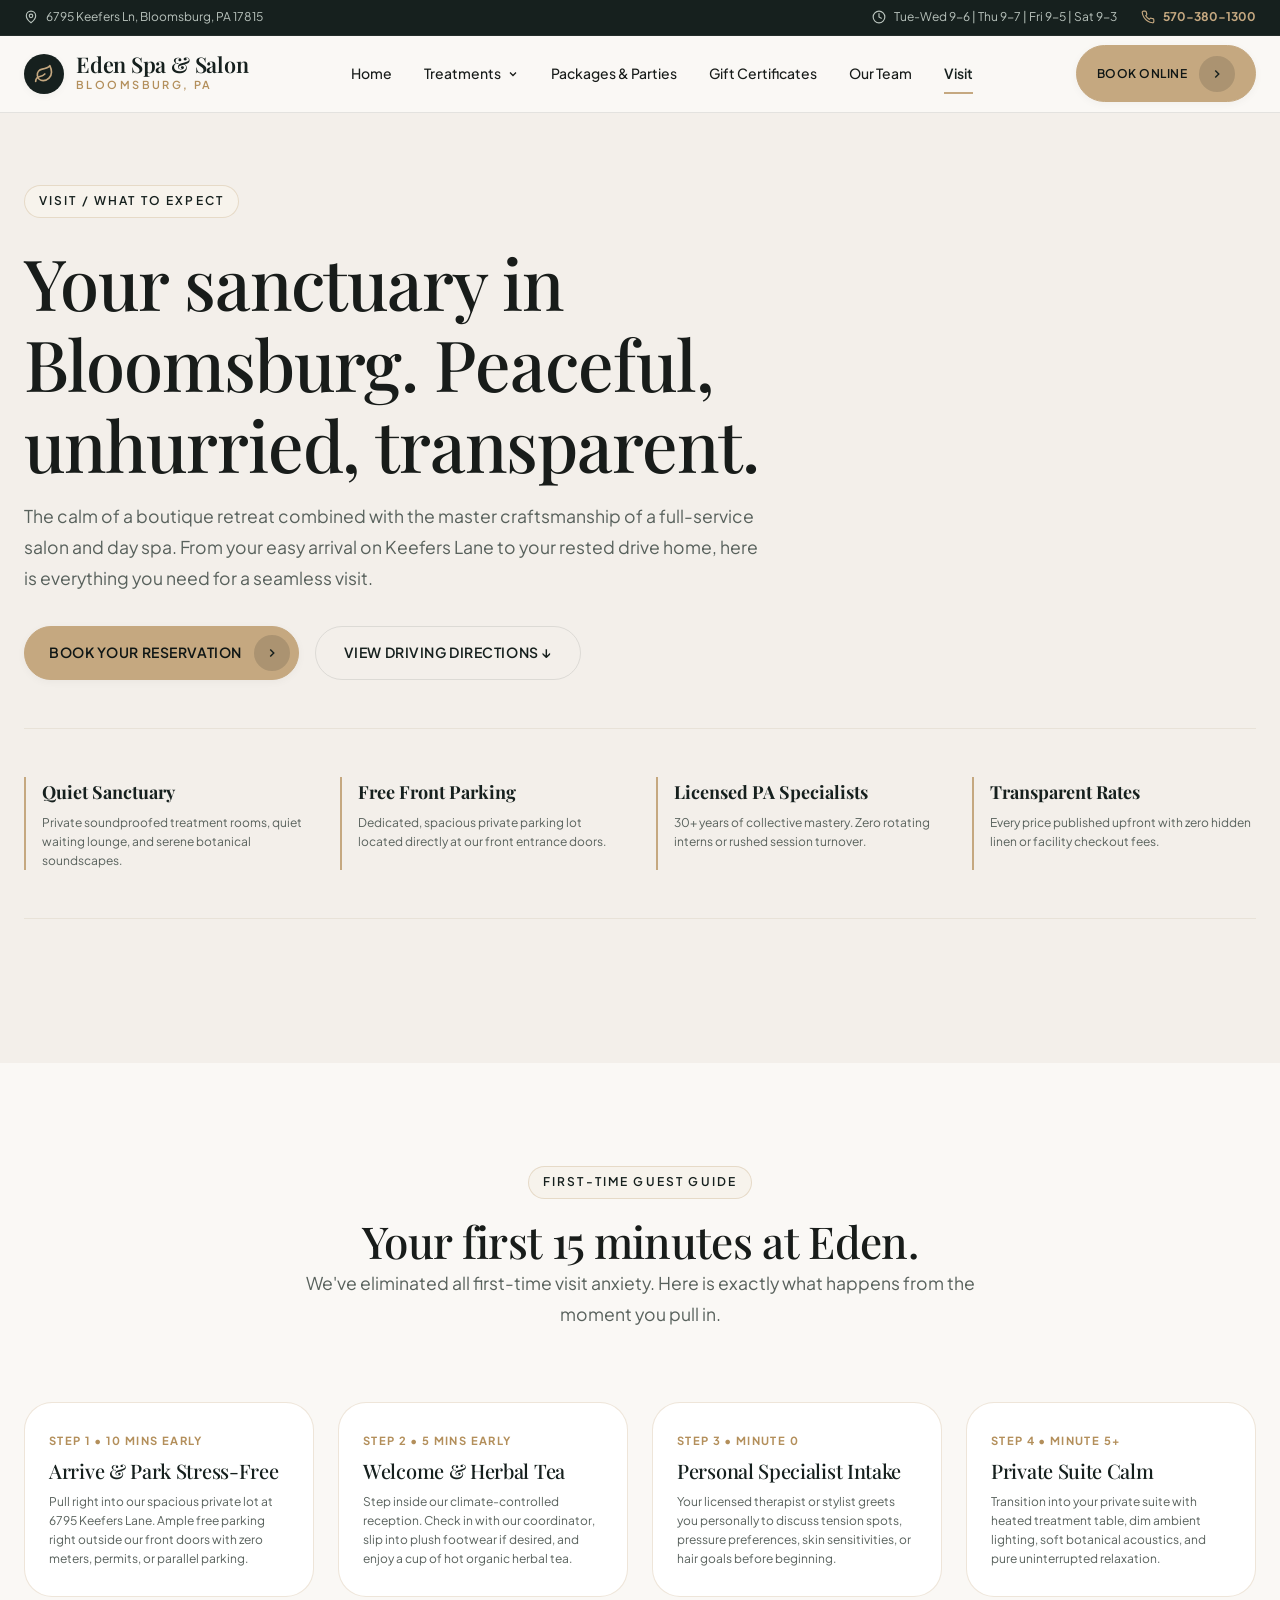
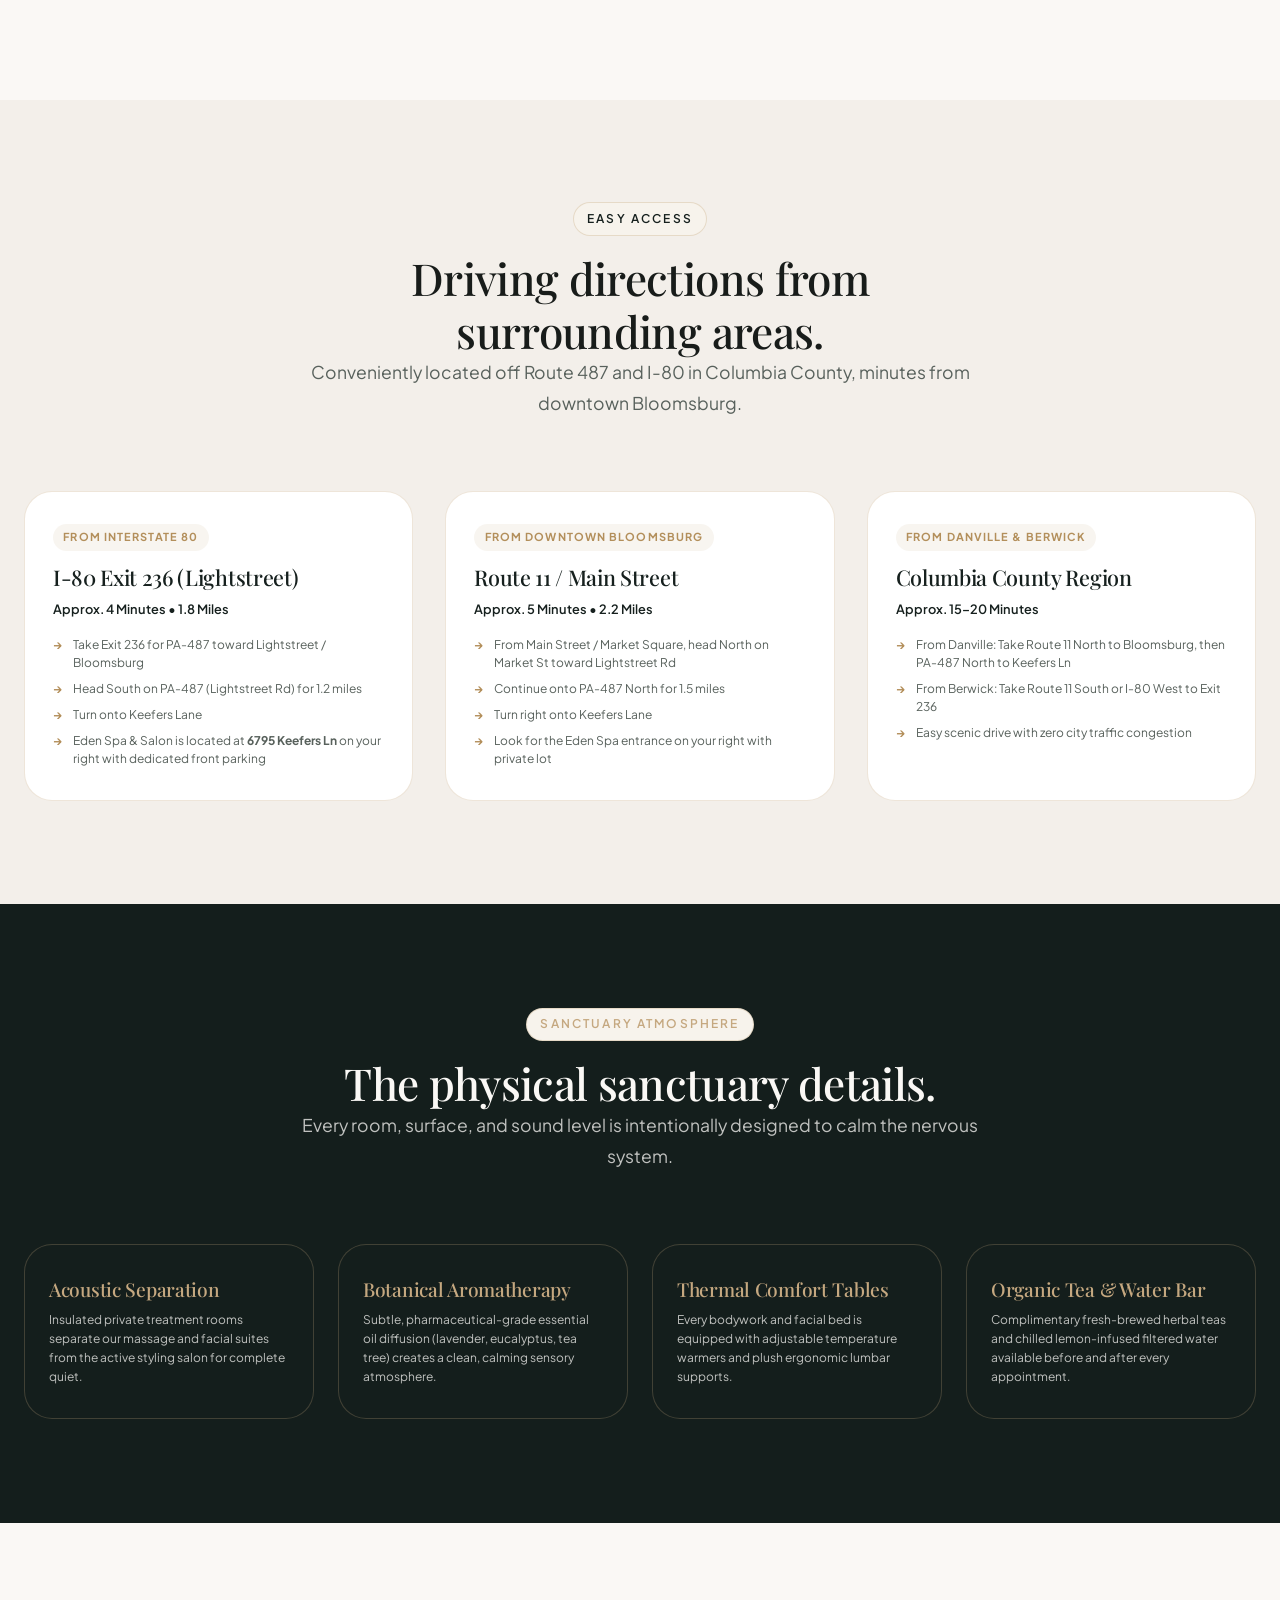
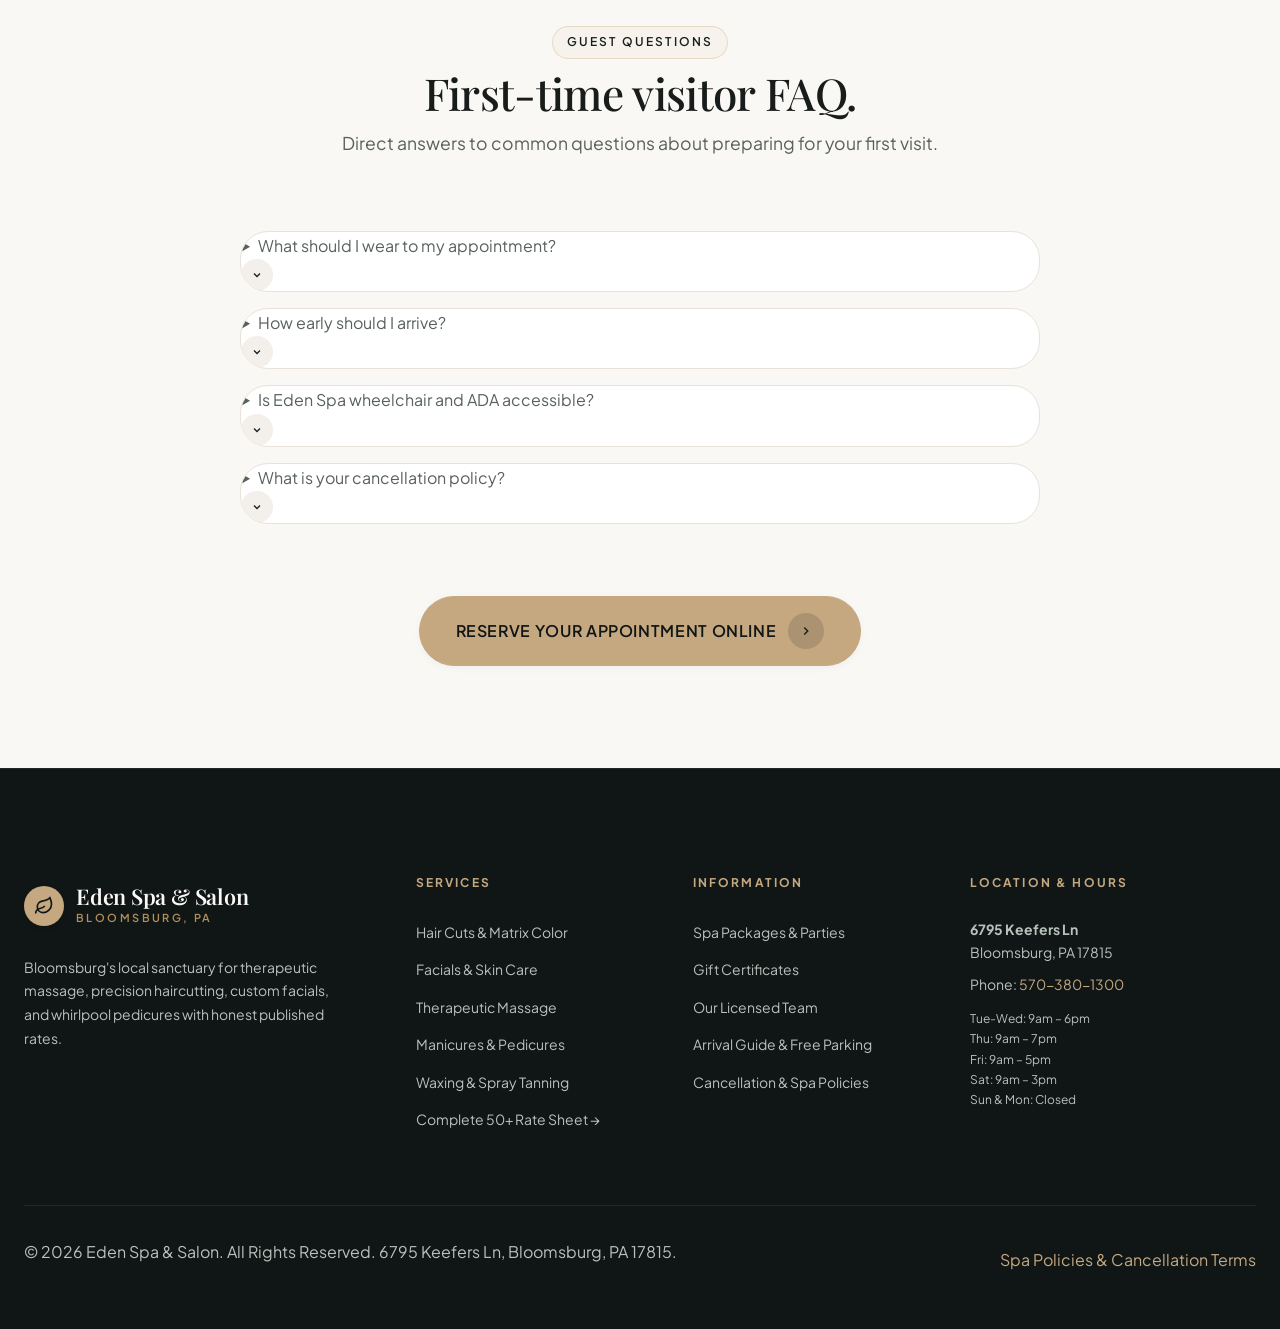
<file: visit.html>
<!DOCTYPE html>
<html lang="en">
<head>
  <meta charset="UTF-8">
  <meta name="viewport" content="width=device-width, initial-scale=1.0">
  <title>Visit &amp; Location Guide | Eden Spa &amp; Salon Bloomsburg PA</title>
  <meta name="description" content="Plan your visit to Eden Spa & Salon at 6795 Keefers Ln, Bloomsburg, PA. Free private front parking, driving directions from I-80 & Route 11, arrival timeline, and hours. Call 570-380-1300.">
  <meta name="keywords" content="Eden Spa location Bloomsburg, spa parking Bloomsburg PA, driving directions to Eden Spa, Keefers Lane Bloomsburg day spa">
  
  <meta property="og:type" content="website">
  <meta property="og:title" content="Visit &amp; Arrival Guide | Eden Spa &amp; Salon">
  <meta property="og:description" content="Everything you need to know about visiting Eden Spa & Salon in Bloomsburg: directions, private parking, arrival timeline, and quiet sanctuary atmosphere.">
  <meta property="og:url" content="https://edenspasalon.com/visit.html">
  
  <link rel="icon" href="data:image/svg+xml,<svg xmlns='http://www.w3.org/2000/svg' viewBox='0 0 100 100'><text y='.9em' font-size='90'>🌿</text></svg>">
  <link rel="preconnect" href="https://fonts.googleapis.com">
  <link rel="preconnect" href="https://fonts.gstatic.com" crossorigin>
  <link href="https://fonts.googleapis.com/css2?family=Playfair+Display:ital,wght@0,400;0,500;0,600;0,700;1,400;1,500&family=Plus+Jakarta+Sans:wght@300;400;500;600;700&display=swap" rel="stylesheet">
  <link rel="stylesheet" href="styles.css">

  <script type="application/ld+json">
  {
    "@context": "https://schema.org",
    "@type": "DaySpa",
    "name": "Eden Spa & Salon - Location & Arrival",
    "telephone": "570-380-1300",
    "url": "https://edenspasalon.com/visit.html",
    "address": {
      "@type": "PostalAddress",
      "streetAddress": "6795 Keefers Ln",
      "addressLocality": "Bloomsburg",
      "addressRegion": "PA",
      "postalCode": "17815",
      "addressCountry": "US"
    },
    "geo": {
      "@type": "GeoCoordinates",
      "latitude": "41.0250",
      "longitude": "-76.4350"
    },
    "openingHoursSpecification": [
      {
        "@type": "OpeningHoursSpecification",
        "dayOfWeek": ["Tuesday", "Wednesday"],
        "opens": "09:00",
        "closes": "18:00"
      },
      {
        "@type": "OpeningHoursSpecification",
        "dayOfWeek": ["Thursday"],
        "opens": "09:00",
        "closes": "19:00"
      },
      {
        "@type": "OpeningHoursSpecification",
        "dayOfWeek": ["Friday"],
        "opens": "09:00",
        "closes": "17:00"
      },
      {
        "@type": "OpeningHoursSpecification",
        "dayOfWeek": ["Saturday"],
        "opens": "09:00",
        "closes": "15:00"
      }
    ]
  }
  </script>
</head>
<body>

  <!-- Top Announcement Bar -->
  <aside class="top-bar" aria-label="Quick announcements and contact">
    <div class="container top-bar-inner">
      <div class="top-bar-item">
        <svg width="14" height="14" viewBox="0 0 24 24" fill="none" stroke="currentColor" stroke-width="2" stroke-linecap="round" stroke-linejoin="round"><path d="M20 10c0 6-8 12-8 12s-8-6-8-12a8 8 0 0 1 16 0Z"/><circle cx="12" cy="10" r="3"/></svg>
        <span>6795 Keefers Ln, Bloomsburg, PA 17815</span>
      </div>
      <div class="top-bar-links">
        <div class="top-bar-item">
          <svg width="14" height="14" viewBox="0 0 24 24" fill="none" stroke="currentColor" stroke-width="2" stroke-linecap="round" stroke-linejoin="round"><circle cx="12" cy="12" r="10"/><polyline points="12 6 12 12 16 14"/></svg>
          <span>Tue-Wed 9-6 | Thu 9-7 | Fri 9-5 | Sat 9-3</span>
        </div>
        <a href="tel:5703801300" class="top-bar-item" style="color: var(--color-gold);">
          <svg width="14" height="14" viewBox="0 0 24 24" fill="none" stroke="currentColor" stroke-width="2" stroke-linecap="round" stroke-linejoin="round"><path d="M22 16.92v3a2 2 0 0 1-2.18 2 19.79 19.79 0 0 1-8.63-3.07 19.5 19.5 0 0 1-6-6 19.79 19.79 0 0 1-3.07-8.67A2 2 0 0 1 4.11 2h3a2 2 0 0 1 2 1.72 12.84 12.84 0 0 0 .7 2.81 2 2 0 0 1-.45 2.11L8.09 9.91a16 16 0 0 0 6 6l1.27-1.27a2 2 0 0 1 2.11-.45 12.84 12.84 0 0 0 2.81.7A2 2 0 0 1 22 16.92z"/></svg>
          <strong>570-380-1300</strong>
        </a>
      </div>
    </div>
  </aside>

  <!-- Mobile Drawer Toggle (Pure CSS) -->
  <input type="checkbox" id="mobile-toggle" class="mobile-menu-toggle" aria-label="Toggle mobile menu">

  <!-- Main Floating Site Header -->
  <header class="site-header">
    <div class="container nav-container">
      <a href="index.html" class="brand-logo" aria-label="Eden Spa &amp; Salon Home">
        <div class="brand-symbol">
          <svg width="20" height="20" viewBox="0 0 24 24" fill="none" stroke="currentColor" stroke-width="2" stroke-linecap="round" stroke-linejoin="round"><path d="M11 20A7 7 0 0 1 9.8 6.1C15.5 5 17 4.48 19 2c1 2 2 4.18 2 8 0 5.5-4.78 10-10 10Z"/><path d="M2 21c0-3 1.85-5.36 5.08-6C9.5 14.52 12 13 13 12"/></svg>
        </div>
        <div class="brand-text">
          <span class="brand-name">Eden Spa &amp; Salon</span>
          <span class="brand-sub">Bloomsburg, PA</span>
        </div>
      </a>

      <!-- Desktop Nav with Full-Width Mega Menu -->
      <nav class="nav-links" aria-label="Primary Navigation">
        <div class="nav-item"><a href="index.html" class="nav-link">Home</a></div>
        <div class="nav-item nav-item-mega">
          <a href="treatments.html" class="nav-link">
            <span>Treatments</span>
            <svg width="12" height="12" viewBox="0 0 24 24" fill="none" stroke="currentColor" stroke-width="2.5"><path d="m6 9 6 6 6-6"/></svg>
          </a>
          <div class="dropdown-mega">
            <div class="container mega-container">
              <div class="mega-top-bar">
                <span class="mega-top-tag">50+ Services with Published Transparent Rates</span>
                <a href="treatments.html" class="mega-top-link">View Master Rate Sheet &rarr;</a>
              </div>

              <div class="mega-section-label">By Department</div>
              <div class="mega-row-grid">
                <a href="hair.html" class="mega-col-item">
                  <span class="mega-col-title">Hair Studio &amp; Color</span>
                  <span class="mega-col-price">From $24</span>
                </a>
                <a href="skincare.html" class="mega-col-item">
                  <span class="mega-col-title">Facials &amp; Skin Care</span>
                  <span class="mega-col-price">From $40</span>
                </a>
                <a href="massage.html" class="mega-col-item">
                  <span class="mega-col-title">Therapeutic Massage</span>
                  <span class="mega-col-price">From $40</span>
                </a>
                <a href="nails.html" class="mega-col-item">
                  <span class="mega-col-title">Botanical Nail Care</span>
                  <span class="mega-col-price">From $25</span>
                </a>
                <a href="waxing-tanning.html" class="mega-col-item">
                  <span class="mega-col-title">Waxing &amp; Spray Tan</span>
                  <span class="mega-col-price">From $15</span>
                </a>
              </div>

              <div class="mega-section-label">Packages &amp; Special Occasions</div>
              <div class="mega-row-grid">
                <a href="packages-parties.html" class="mega-col-item">
                  <span class="mega-col-title">The Eden Escape</span>
                  <span class="mega-col-price">From $190</span>
                </a>
                <a href="packages-parties.html" class="mega-col-item">
                  <span class="mega-col-title">Bridal &amp; Group Parties</span>
                  <span class="mega-col-price">Custom Party</span>
                </a>
                <a href="packages-parties.html" class="mega-col-item">
                  <span class="mega-col-title">Head-to-Toe Day of Beauty</span>
                  <span class="mega-col-price">From $290</span>
                </a>
                <a href="hair.html" class="mega-col-item">
                  <span class="mega-col-title">Men's Precision Cuts</span>
                  <span class="mega-col-price">From $24</span>
                </a>
                <a href="gift-certificates.html" class="mega-col-item">
                  <span class="mega-col-title">Luxury Gift Certificates</span>
                  <span class="mega-col-price">From $25</span>
                </a>
              </div>
            </div>
          </div>
        </div>

        <div class="nav-item"><a href="packages-parties.html" class="nav-link">Packages &amp; Parties</a></div>
        <div class="nav-item"><a href="gift-certificates.html" class="nav-link">Gift Certificates</a></div>
        <div class="nav-item"><a href="team.html" class="nav-link">Our Team</a></div>
        <div class="nav-item"><a href="visit.html" class="nav-link active">Visit</a></div>
      </nav>

      <!-- Header Booking CTA -->
      <div class="nav-actions">
        <a href="book.html" class="btn btn-primary btn-nested" style="padding: 0.6rem 1.25rem; font-size: var(--text-xs);">
          <span>Book Online</span>
          <span class="btn-icon-pod">
            <svg width="14" height="14" viewBox="0 0 24 24" fill="none" stroke="currentColor" stroke-width="2.5"><polyline points="9 18 15 12 9 6"/></svg>
          </span>
        </a>
        <label for="mobile-toggle" class="mobile-menu-btn" aria-label="Open mobile menu">
          <span></span>
          <span></span>
          <span></span>
        </label>
      </div>
    </div>
  </header>

  <!-- Mobile Navigation Drawer -->
  <div class="mobile-nav-drawer">
    <nav class="mobile-nav-list" aria-label="Mobile Navigation">
      <div class="mobile-nav-item"><a href="index.html">Home</a></div>
      <div class="mobile-nav-item"><a href="book.html" style="color: var(--color-gold); font-weight: 700;">Book an Appointment</a></div>
      <div class="mobile-nav-item"><a href="treatments.html">All Treatments &amp; Rates</a></div>
      <div class="mobile-nav-item"><a href="hair.html">Hair Studio &amp; Color</a></div>
      <div class="mobile-nav-item"><a href="skincare.html">Skin Care &amp; Facials</a></div>
      <div class="mobile-nav-item"><a href="massage.html">Therapeutic Massage</a></div>
      <div class="mobile-nav-item"><a href="nails.html">Nail Care &amp; Pedicures</a></div>
      <div class="mobile-nav-item"><a href="waxing-tanning.html">Waxing &amp; Spray Tanning</a></div>
      <div class="mobile-nav-item"><a href="packages-parties.html">Packages &amp; Parties</a></div>
      <div class="mobile-nav-item"><a href="gift-certificates.html">Gift Certificates</a></div>
      <div class="mobile-nav-item"><a href="team.html">Our Team</a></div>
      <div class="mobile-nav-item"><a href="visit.html">Directions &amp; Parking</a></div>
      <div class="mobile-nav-item"><a href="etiquette.html">Spa Policies &amp; Etiquette</a></div>
    </nav>
    <div style="margin-top: var(--space-xl);">
      <a href="book.html" class="btn btn-primary" style="width: 100%;">Book an Appointment Online</a>
    </div>
  </div>

  <main id="main-content">

    <!-- 1. EDITORIAL HERO & KEY METRICS -->
    <section class="section section-subtle" style="padding-top: var(--space-3xl); padding-bottom: var(--space-3xl);">
      <div class="container">
        
        <div class="eyebrow">Visit / What to Expect</div>
        <h1 style="max-width: 840px; margin-top: var(--space-xs); line-height: 1.15;">
          Your sanctuary in Bloomsburg. Peaceful, unhurried, transparent.
        </h1>
        <p class="lead" style="max-width: 740px; margin-top: var(--space-md);">
          The calm of a boutique retreat combined with the master craftsmanship of a full-service salon and day spa. From your easy arrival on Keefers Lane to your rested drive home, here is everything you need for a seamless visit.
        </p>

        <div style="display: flex; gap: var(--space-md); flex-wrap: wrap; margin-top: var(--space-xl);">
          <a href="book.html" class="btn btn-primary btn-nested">
            <span>Book Your Reservation</span>
            <span class="btn-icon-pod">
              <svg width="14" height="14" viewBox="0 0 24 24" fill="none" stroke="currentColor" stroke-width="2.5"><polyline points="9 18 15 12 9 6"/></svg>
            </span>
          </a>
          <a href="#directions" class="btn btn-outline">View Driving Directions &darr;</a>
        </div>

        <!-- 4 CORE TRUST PILLARS -->
        <div class="visit-pillars-grid">
          <div class="visit-pillar-item">
            <div class="visit-pillar-title">Quiet Sanctuary</div>
            <p class="visit-pillar-desc">Private soundproofed treatment rooms, quiet waiting lounge, and serene botanical soundscapes.</p>
          </div>
          <div class="visit-pillar-item">
            <div class="visit-pillar-title">Free Front Parking</div>
            <p class="visit-pillar-desc">Dedicated, spacious private parking lot located directly at our front entrance doors.</p>
          </div>
          <div class="visit-pillar-item">
            <div class="visit-pillar-title">Licensed PA Specialists</div>
            <p class="visit-pillar-desc">30+ years of collective mastery. Zero rotating interns or rushed session turnover.</p>
          </div>
          <div class="visit-pillar-item">
            <div class="visit-pillar-title">Transparent Rates</div>
            <p class="visit-pillar-desc">Every price published upfront with zero hidden linen or facility checkout fees.</p>
          </div>
        </div>

      </div>
    </section>

    <!-- 2. YOUR FIRST 15 MINUTES AT EDEN (ARRIVAL ROADMAP) -->
    <section class="section">
      <div class="container">
        
        <div class="section-title-wrap">
          <div class="eyebrow">First-Time Guest Guide</div>
          <h2>Your first 15 minutes at Eden.</h2>
          <p class="lead">We've eliminated all first-time visit anxiety. Here is exactly what happens from the moment you pull in.</p>
        </div>

        <div class="arrival-step-grid">
          
          <div class="arrival-step-card">
            <div class="arrival-step-time">Step 1 &bull; 10 Mins Early</div>
            <h3 class="arrival-step-title">Arrive &amp; Park Stress-Free</h3>
            <p class="arrival-step-desc">
              Pull right into our spacious private lot at 6795 Keefers Lane. Ample free parking right outside our front doors with zero meters, permits, or parallel parking.
            </p>
          </div>

          <div class="arrival-step-card">
            <div class="arrival-step-time">Step 2 &bull; 5 Mins Early</div>
            <h3 class="arrival-step-title">Welcome &amp; Herbal Tea</h3>
            <p class="arrival-step-desc">
              Step inside our climate-controlled reception. Check in with our coordinator, slip into plush footwear if desired, and enjoy a cup of hot organic herbal tea.
            </p>
          </div>

          <div class="arrival-step-card">
            <div class="arrival-step-time">Step 3 &bull; Minute 0</div>
            <h3 class="arrival-step-title">Personal Specialist Intake</h3>
            <p class="arrival-step-desc">
              Your licensed therapist or stylist greets you personally to discuss tension spots, pressure preferences, skin sensitivities, or hair goals before beginning.
            </p>
          </div>

          <div class="arrival-step-card">
            <div class="arrival-step-time">Step 4 &bull; Minute 5+</div>
            <h3 class="arrival-step-title">Private Suite Calm</h3>
            <p class="arrival-step-desc">
              Transition into your private suite with heated treatment table, dim ambient lighting, soft botanical acoustics, and pure uninterrupted relaxation.
            </p>
          </div>

        </div>

      </div>
    </section>

    <!-- 3. REGIONAL DRIVING DIRECTIONS (ROUTE CARDS) -->
    <section class="section section-subtle" id="directions">
      <div class="container">
        
        <div class="section-title-wrap">
          <div class="eyebrow">Easy Access</div>
          <h2>Driving directions from surrounding areas.</h2>
          <p class="lead">Conveniently located off Route 487 and I-80 in Columbia County, minutes from downtown Bloomsburg.</p>
        </div>

        <div class="routes-grid">
          
          <div class="route-card">
            <span class="route-badge">From Interstate 80</span>
            <h3 class="route-title">I-80 Exit 236 (Lightstreet)</h3>
            <div class="route-time">Approx. 4 Minutes &bull; 1.8 Miles</div>
            <ul class="route-steps-list">
              <li>Take Exit 236 for PA-487 toward Lightstreet / Bloomsburg</li>
              <li>Head South on PA-487 (Lightstreet Rd) for 1.2 miles</li>
              <li>Turn onto Keefers Lane</li>
              <li>Eden Spa &amp; Salon is located at <strong>6795 Keefers Ln</strong> on your right with dedicated front parking</li>
            </ul>
          </div>

          <div class="route-card">
            <span class="route-badge">From Downtown Bloomsburg</span>
            <h3 class="route-title">Route 11 / Main Street</h3>
            <div class="route-time">Approx. 5 Minutes &bull; 2.2 Miles</div>
            <ul class="route-steps-list">
              <li>From Main Street / Market Square, head North on Market St toward Lightstreet Rd</li>
              <li>Continue onto PA-487 North for 1.5 miles</li>
              <li>Turn right onto Keefers Lane</li>
              <li>Look for the Eden Spa entrance on your right with private lot</li>
            </ul>
          </div>

          <div class="route-card">
            <span class="route-badge">From Danville &amp; Berwick</span>
            <h3 class="route-title">Columbia County Region</h3>
            <div class="route-time">Approx. 15&ndash;20 Minutes</div>
            <ul class="route-steps-list">
              <li>From Danville: Take Route 11 North to Bloomsburg, then PA-487 North to Keefers Ln</li>
              <li>From Berwick: Take Route 11 South or I-80 West to Exit 236</li>
              <li>Easy scenic drive with zero city traffic congestion</li>
            </ul>
          </div>

        </div>

      </div>
    </section>

    <!-- 4. SENSORY ATMOSPHERE BREAKDOWN (DARK THEME) -->
    <section class="section" style="background: #141E1C; color: #FAF8F5; padding: var(--space-4xl) 0;">
      <div class="container">
        
        <div class="section-title-wrap">
          <div class="eyebrow" style="color: var(--color-gold);">Sanctuary Atmosphere</div>
          <h2 style="color: #FAF8F5;">The physical sanctuary details.</h2>
          <p class="lead" style="color: rgba(250, 248, 245, 0.75);">
            Every room, surface, and sound level is intentionally designed to calm the nervous system.
          </p>
        </div>

        <div class="sensory-grid">
          
          <div class="sensory-card">
            <h3 class="sensory-title">Acoustic Separation</h3>
            <p class="sensory-desc">
              Insulated private treatment rooms separate our massage and facial suites from the active styling salon for complete quiet.
            </p>
          </div>

          <div class="sensory-card">
            <h3 class="sensory-title">Botanical Aromatherapy</h3>
            <p class="sensory-desc">
              Subtle, pharmaceutical-grade essential oil diffusion (lavender, eucalyptus, tea tree) creates a clean, calming sensory atmosphere.
            </p>
          </div>

          <div class="sensory-card">
            <h3 class="sensory-title">Thermal Comfort Tables</h3>
            <p class="sensory-desc">
              Every bodywork and facial bed is equipped with adjustable temperature warmers and plush ergonomic lumbar supports.
            </p>
          </div>

          <div class="sensory-card">
            <h3 class="sensory-title">Organic Tea &amp; Water Bar</h3>
            <p class="sensory-desc">
              Complimentary fresh-brewed herbal teas and chilled lemon-infused filtered water available before and after every appointment.
            </p>
          </div>

        </div>

      </div>
    </section>

    <!-- 5. FIRST-TIME GUEST FAQ ACCORDION -->
    <section class="section">
      <div class="container">
        
        <div class="section-title-wrap text-center">
          <div class="eyebrow" style="margin: 0 auto var(--space-xs) auto;">Guest Questions</div>
          <h2>First-time visitor FAQ.</h2>
          <p class="lead" style="max-width: 640px; margin: var(--space-xs) auto 0 auto;">
            Direct answers to common questions about preparing for your first visit.
          </p>
        </div>

        <div class="accordion-group" style="max-width: 800px; margin: var(--space-2xl) auto 0 auto;">
          
          <details class="accordion-item">
            <summary class="accordion-header">
              <span>What should I wear to my appointment?</span>
              <div class="accordion-icon"><svg width="12" height="12" viewBox="0 0 24 24" fill="none" stroke="currentColor" stroke-width="2.5"><path d="m6 9 6 6 6-6"/></svg></div>
            </summary>
            <div class="accordion-content">
              <p>Wear whatever is most comfortable for you! If you are receiving a massage or body treatment, you will disrobe in private to your personal comfort level under a professional sheet drape. For pedicures, pants that roll up easily above the calf are recommended.</p>
            </div>
          </details>

          <details class="accordion-item">
            <summary class="accordion-header">
              <span>How early should I arrive?</span>
              <div class="accordion-icon"><svg width="12" height="12" viewBox="0 0 24 24" fill="none" stroke="currentColor" stroke-width="2.5"><path d="m6 9 6 6 6-6"/></svg></div>
            </summary>
            <div class="accordion-content">
              <p>We recommend arriving 10 minutes prior to your scheduled reservation. This provides ample time to park, complete a quick consultation questionnaire, use the restroom, and enjoy a warm cup of herbal tea without feeling rushed.</p>
            </div>
          </details>

          <details class="accordion-item">
            <summary class="accordion-header">
              <span>Is Eden Spa wheelchair and ADA accessible?</span>
              <div class="accordion-icon"><svg width="12" height="12" viewBox="0 0 24 24" fill="none" stroke="currentColor" stroke-width="2.5"><path d="m6 9 6 6 6-6"/></svg></div>
            </summary>
            <div class="accordion-content">
              <p>Yes. Our facility is completely ground-floor with level, step-free access from our front parking lot directly into our reception and treatment suites.</p>
            </div>
          </details>

          <details class="accordion-item">
            <summary class="accordion-header">
              <span>What is your cancellation policy?</span>
              <div class="accordion-icon"><svg width="12" height="12" viewBox="0 0 24 24" fill="none" stroke="currentColor" stroke-width="2.5"><path d="m6 9 6 6 6-6"/></svg></div>
            </summary>
            <div class="accordion-content">
              <p>We require 24 hours advance notice for single-service cancellations or rescheduling, and 48 hours for multi-service packages or group parties. This allows us to offer the reserved time to other waiting guests.</p>
            </div>
          </details>

        </div>

        <div style="margin-top: var(--space-3xl); text-align: center;">
          <a href="book.html" class="btn btn-primary btn-nested" style="padding: 1rem 2.25rem; font-size: var(--text-base);">
            <span>Reserve Your Appointment Online</span>
            <span class="btn-icon-pod">
              <svg width="14" height="14" viewBox="0 0 24 24" fill="none" stroke="currentColor" stroke-width="2.5"><polyline points="9 18 15 12 9 6"/></svg>
            </span>
          </a>
        </div>

      </div>
    </section>

  </main>

  <!-- FOOTER -->
  <footer class="site-footer">
    <div class="container">
      <div class="footer-grid">
        <div class="footer-brand">
          <div class="brand-logo" style="margin-bottom: var(--space-md);">
            <div class="brand-symbol" style="background-color: var(--color-gold); color: var(--color-forest-dark);">
              <svg width="20" height="20" viewBox="0 0 24 24" fill="none" stroke="currentColor" stroke-width="2"><path d="M11 20A7 7 0 0 1 9.8 6.1C15.5 5 17 4.48 19 2c1 2 2 4.18 2 8 0 5.5-4.78 10-10 10Z"/><path d="M2 21c0-3 1.85-5.36 5.08-6C9.5 14.52 12 13 13 12"/></svg>
            </div>
            <div class="brand-text">
              <span class="brand-name" style="color: var(--color-cream);">Eden Spa &amp; Salon</span>
              <span class="brand-sub">Bloomsburg, PA</span>
            </div>
          </div>
          <p>Bloomsburg's local sanctuary for therapeutic massage, precision haircutting, custom facials, and whirlpool pedicures with honest published rates.</p>
        </div>

        <div>
          <div class="footer-heading">Services</div>
          <ul class="footer-links">
            <li><a href="hair.html" class="footer-link">Hair Cuts &amp; Matrix Color</a></li>
            <li><a href="skincare.html" class="footer-link">Facials &amp; Skin Care</a></li>
            <li><a href="massage.html" class="footer-link">Therapeutic Massage</a></li>
            <li><a href="nails.html" class="footer-link">Manicures &amp; Pedicures</a></li>
            <li><a href="waxing-tanning.html" class="footer-link">Waxing &amp; Spray Tanning</a></li>
            <li><a href="treatments.html" class="footer-link">Complete 50+ Rate Sheet &rarr;</a></li>
          </ul>
        </div>

        <div>
          <div class="footer-heading">Information</div>
          <ul class="footer-links">
            <li><a href="packages-parties.html" class="footer-link">Spa Packages &amp; Parties</a></li>
            <li><a href="gift-certificates.html" class="footer-link">Gift Certificates</a></li>
            <li><a href="team.html" class="footer-link">Our Licensed Team</a></li>
            <li><a href="visit.html" class="footer-link">Arrival Guide &amp; Free Parking</a></li>
            <li><a href="etiquette.html" class="footer-link">Cancellation &amp; Spa Policies</a></li>
          </ul>
        </div>

        <div>
          <div class="footer-heading">Location &amp; Hours</div>
          <p style="font-size: var(--text-sm); margin-bottom: 0.5rem;"><strong>6795 Keefers Ln</strong><br>Bloomsburg, PA 17815</p>
          <p style="font-size: var(--text-sm); margin-bottom: 0.75rem;">Phone: <a href="tel:5703801300" style="color: var(--color-gold);">570-380-1300</a></p>
          <p style="font-size: var(--text-xs); color: var(--color-text-inverse-muted); margin-bottom: 0;">
            Tue-Wed: 9am &ndash; 6pm<br>Thu: 9am &ndash; 7pm<br>Fri: 9am &ndash; 5pm<br>Sat: 9am &ndash; 3pm<br>Sun &amp; Mon: Closed
          </p>
        </div>
      </div>

      <div class="footer-bottom">
        <p>&copy; 2026 Eden Spa &amp; Salon. All Rights Reserved. 6795 Keefers Ln, Bloomsburg, PA 17815.</p>
        <p><a href="etiquette.html" style="color: var(--color-gold);">Spa Policies &amp; Cancellation Terms</a></p>
      </div>
    </div>
  </footer>

  <!-- STICKY MOBILE BOOKING BAR -->
  <div class="mobile-sticky-bar" aria-label="Quick mobile booking action">
    <div class="mobile-bar-info">
      <span class="mobile-bar-title">Eden Spa &amp; Salon</span>
      <span class="mobile-bar-sub">Appointments: 570-380-1300</span>
    </div>
    <a href="book.html" class="btn btn-primary" style="padding: 0.6rem 1.25rem; font-size: var(--text-xs);">
      Book Online
    </a>
  </div>

</body>
</html>
</file>
<file: styles.css>
/* ==========================================================================
   EDEN SPA & SALON — MASTER LUXURY DESIGN SYSTEM
   Strictly Pure CSS (Zero JavaScript Required)
   Engineered with Taste-Skill, Emil Kowalski Motion & Impeccable Craft Floor
   ========================================================================== */

/* --------------------------------------------------------------------------
   1. CSS CUSTOM PROPERTIES (DESIGN SYSTEM TOKENS)
   Easily swap any value below to modify the global visual identity.
   -------------------------------------------------------------------------- */
:root {
  /* --- Brand Color Palette --- */
  --color-forest: #16201E;            /* Deep Obsidian Forest */
  --color-forest-dark: #0F1615;       /* Ultra-Deep Forest Background */
  --color-forest-light: #22302C;      /* Elevated Card Forest */
  --color-forest-subtle: rgba(22, 32, 30, 0.05); /* Machined outer bezel */
  --color-forest-border: rgba(22, 32, 30, 0.10); /* Hairline borders */

  --color-cream: #FAF8F5;             /* Warm Alabaster Canvas */
  --color-cream-card: #FFFFFF;        /* Pure Clean Card Surface */
  --color-cream-subtle: #F3EFEA;      /* Soft Warm Neutral */
  --color-cream-border: #E8E2D8;      /* Warm Divider Hairline */

  --color-gold: #C5A880;              /* Champagne Gold Accent */
  --color-gold-hover: #B38F5B;        /* Deep Burnished Gold */
  --color-gold-light: #F7F3EC;        /* Soft Gold Tint Background */
  --color-gold-border: rgba(197, 168, 128, 0.35); /* Delicate Gold Hairline */

  --color-sage: #7E9085;              /* Calming Botanical Eucalyptus */
  --color-sage-subtle: #E8EDE9;       /* Soft Sage Tint */
  --color-sage-dark: #58685E;         /* Deep Sage for readable text */

  /* --- Text Colors --- */
  --color-text-primary: #181C1A;      /* Charcoal Velvet for headings */
  --color-text-secondary: #58615C;    /* Muted Slate for body */
  --color-text-muted: #8A948E;        /* Subtle for captions/metadata */
  --color-text-inverse: #FAF8F5;      /* Crisp Alabaster on dark backgrounds */
  --color-text-inverse-muted: #B8C2BC;/* Muted Alabaster on dark backgrounds */

  /* --- Typography Pairing --- */
  --font-serif: 'Playfair Display', 'Cormorant Garamond', Georgia, 'Times New Roman', serif;
  --font-sans: 'Plus Jakarta Sans', system-ui, -apple-system, BlinkMacSystemFont, 'Segoe UI', Roboto, sans-serif;

  /* Typographic Scale */
  --text-xs: 0.75rem;     /* 12px */
  --text-sm: 0.875rem;    /* 14px */
  --text-base: 1rem;      /* 16px */
  --text-lg: 1.125rem;    /* 18px */
  --text-xl: 1.25rem;     /* 20px */
  --text-2xl: 1.5rem;     /* 24px */
  --text-3xl: 1.875rem;   /* 30px */
  --text-4xl: 2.25rem;    /* 36px */
  --text-5xl: 3rem;       /* 48px */
  --text-6xl: 3.75rem;    /* 60px */
  --text-hero: clamp(2.5rem, 5.5vw, 4.5rem);

  /* --- Spacing Scale --- */
  --space-2xs: 0.25rem;   /* 4px */
  --space-xs: 0.5rem;     /* 8px */
  --space-sm: 0.75rem;    /* 12px */
  --space-md: 1rem;       /* 16px */
  --space-lg: 1.5rem;     /* 24px */
  --space-xl: 2rem;       /* 32px */
  --space-2xl: 3rem;      /* 48px */
  --space-3xl: 4.5rem;    /* 72px */
  --space-4xl: 6.5rem;    /* 104px */
  --space-section: clamp(4rem, 8vw, 7.5rem);

  /* --- Border Radius Scale --- */
  --radius-xs: 0.375rem;
  --radius-sm: 0.5rem;
  --radius-md: 0.875rem;
  --radius-lg: 1.25rem;
  --radius-xl: 1.75rem;
  --radius-2xl: 2.25rem;
  --radius-full: 9999px;

  /* --- Shadows & Haptic Depth --- */
  --shadow-sm: 0 2px 8px rgba(22, 32, 30, 0.04);
  --shadow-md: 0 8px 24px rgba(22, 32, 30, 0.06);
  --shadow-lg: 0 18px 48px rgba(22, 32, 30, 0.09);
  --shadow-xl: 0 24px 64px rgba(22, 32, 30, 0.12);
  --shadow-gold-glow: 0 10px 32px rgba(197, 168, 128, 0.28);
  --shadow-inset-highlight: inset 0 1px 1px rgba(255, 255, 255, 0.85);
  --shadow-inset-dark: inset 0 1px 1px rgba(255, 255, 255, 0.12);

  /* --- Motion Physics (Emil Kowalski Spec) --- */
  --ease-out: cubic-bezier(0.23, 1, 0.32, 1);
  --ease-in-out: cubic-bezier(0.77, 0, 0.175, 1);
  --ease-drawer: cubic-bezier(0.32, 0.72, 0, 1);
  --duration-fast: 160ms;
  --duration-normal: 260ms;
  --duration-slow: 450ms;
  --transition-smooth: all var(--duration-normal) var(--ease-out);

  /* Layout Max Widths */
  --container-max: 1280px;
  --container-narrow: 920px;
  --container-reading: 720px;
}

/* --------------------------------------------------------------------------
   2. RESET & BASE FOUNDATIONS
   -------------------------------------------------------------------------- */
*, *::before, *::after {
  box-sizing: border-box;
  margin: 0;
  padding: 0;
}

html {
  font-size: 16px;
  scroll-behavior: smooth;
  -webkit-font-smoothing: antialiased;
  -moz-osx-font-smoothing: grayscale;
  text-rendering: optimizeLegibility;
}

body {
  font-family: var(--font-sans);
  font-size: var(--text-base);
  line-height: 1.7;
  color: var(--color-text-secondary);
  background-color: var(--color-cream);
  min-height: 100vh;
  overflow-x: hidden;
  display: flex;
  flex-direction: column;
}

img, picture, svg, video {
  display: block;
  max-width: 100%;
  height: auto;
}

input, button, textarea, select {
  font: inherit;
}

a {
  color: inherit;
  text-decoration: none;
  transition: color var(--duration-fast) var(--ease-out);
}

ul, ol {
  list-style: none;
}

/* Accessible focus ring */
:focus-visible {
  outline: 2px solid var(--color-gold);
  outline-offset: 3px;
  border-radius: var(--radius-xs);
}

/* --------------------------------------------------------------------------
   3. EDITORIAL TYPOGRAPHY HIERARCHY
   -------------------------------------------------------------------------- */
h1, h2, h3, h4, h5, h6 {
  font-family: var(--font-serif);
  color: var(--color-text-primary);
  line-height: 1.2;
  font-weight: 500;
  letter-spacing: -0.015em;
  text-wrap: balance;
}

h1 {
  font-size: var(--text-hero);
  font-weight: 500;
  line-height: 1.12;
}

h2 {
  font-size: clamp(2rem, 3.5vw, 2.75rem);
  line-height: 1.2;
}

h3 {
  font-size: clamp(1.35rem, 2vw, 1.75rem);
  line-height: 1.3;
}

h4 {
  font-size: var(--text-xl);
  line-height: 1.35;
}

p {
  margin-bottom: var(--space-md);
}

p:last-child {
  margin-bottom: 0;
}

.lead {
  font-size: clamp(1.1rem, 1.35vw, 1.25rem);
  line-height: 1.75;
  color: var(--color-text-secondary);
}

/* Luxury Eyebrow / Badge */
.eyebrow {
  display: inline-flex;
  align-items: center;
  gap: var(--space-xs);
  padding: 0.35rem 0.85rem;
  font-family: var(--font-sans);
  font-size: var(--text-xs);
  font-weight: 600;
  text-transform: uppercase;
  letter-spacing: 0.18em;
  color: var(--color-forest);
  background-color: var(--color-gold-light);
  border: 1px solid var(--color-gold-border);
  border-radius: var(--radius-full);
  margin-bottom: var(--space-md);
  width: fit-content;
}

.eyebrow-dark {
  color: var(--color-gold);
  background-color: rgba(197, 168, 128, 0.12);
  border-color: rgba(197, 168, 128, 0.28);
}

.section-title-wrap {
  text-align: center;
  max-width: var(--container-reading);
  margin: 0 auto var(--space-3xl) auto;
}

.section-title-wrap.align-left {
  text-align: left;
  margin-left: 0;
}

.text-gold {
  color: var(--color-gold);
}

.text-sage {
  color: var(--color-sage-dark);
}

.text-italic {
  font-style: italic;
}

/* --------------------------------------------------------------------------
   4. LAYOUT SYSTEM & CONTAINERS
   -------------------------------------------------------------------------- */
.container {
  width: 100%;
  max-width: var(--container-max);
  margin-left: auto;
  margin-right: auto;
  padding-left: var(--space-lg);
  padding-right: var(--space-lg);
}

.container-narrow {
  max-width: var(--container-narrow);
}

.container-reading {
  max-width: var(--container-reading);
}

.section {
  padding-top: var(--space-section);
  padding-bottom: var(--space-section);
  position: relative;
}

.section-dark {
  background-color: var(--color-forest);
  color: var(--color-text-inverse);
}

.section-dark h1,
.section-dark h2,
.section-dark h3,
.section-dark h4 {
  color: var(--color-text-inverse);
}

.section-dark .lead {
  color: var(--color-text-inverse-muted);
}

.section-subtle {
  background-color: var(--color-cream-subtle);
}

.section-parallax {
  background-attachment: fixed;
  background-position: center;
  background-repeat: no-repeat;
  background-size: cover;
  position: relative;
  color: var(--color-text-inverse);
}

.section-parallax::before {
  content: '';
  position: absolute;
  inset: 0;
  background: linear-gradient(180deg, rgba(22, 32, 30, 0.82) 0%, rgba(22, 32, 30, 0.90) 100%);
  z-index: 1;
}

.section-parallax .container {
  position: relative;
  z-index: 2;
}

/* Asymmetric Grid Utilities */
.grid-2 {
  display: grid;
  grid-template-columns: 1fr;
  gap: var(--space-xl);
}

.grid-3 {
  display: grid;
  grid-template-columns: 1fr;
  gap: var(--space-xl);
}

.grid-4 {
  display: grid;
  grid-template-columns: 1fr;
  gap: var(--space-lg);
}

@media (min-width: 768px) {
  .grid-2 {
    grid-template-columns: repeat(2, 1fr);
    gap: var(--space-2xl);
  }
  .grid-3 {
    grid-template-columns: repeat(3, 1fr);
    gap: var(--space-xl);
  }
  .grid-4 {
    grid-template-columns: repeat(2, 1fr);
    gap: var(--space-xl);
  }
}

@media (min-width: 1024px) {
  .grid-4 {
    grid-template-columns: repeat(4, 1fr);
  }
}

/* --------------------------------------------------------------------------
   5. BUTTONS & INTERACTION PHYSICS (EMIL KOWALSKI & TASTE-SKILL)
   -------------------------------------------------------------------------- */
.btn {
  display: inline-flex;
  align-items: center;
  justify-content: center;
  gap: var(--space-sm);
  padding: 0.875rem 1.75rem;
  font-family: var(--font-sans);
  font-size: var(--text-sm);
  font-weight: 600;
  letter-spacing: 0.04em;
  text-transform: uppercase;
  border-radius: var(--radius-full);
  border: 1px solid transparent;
  cursor: pointer;
  text-decoration: none;
  white-space: nowrap;
  transition: transform var(--duration-fast) var(--ease-out),
              background-color var(--duration-fast) var(--ease-out),
              box-shadow var(--duration-fast) var(--ease-out),
              border-color var(--duration-fast) var(--ease-out),
              color var(--duration-fast) var(--ease-out);
}

/* Tactile press haptic */
.btn:active {
  transform: scale(0.97);
}

/* Primary Button: Gold Glow */
.btn-primary {
  background-color: var(--color-gold);
  color: var(--color-forest-dark);
  border-color: var(--color-gold);
  box-shadow: var(--shadow-sm);
}

.btn-primary:hover {
  background-color: var(--color-gold-hover);
  border-color: var(--color-gold-hover);
  box-shadow: var(--shadow-gold-glow);
  transform: translateY(-2px);
}

/* Secondary Button: Forest Pill */
.btn-forest {
  background-color: var(--color-forest);
  color: var(--color-cream);
  border-color: var(--color-forest);
}

.btn-forest:hover {
  background-color: var(--color-forest-light);
  box-shadow: var(--shadow-md);
  transform: translateY(-2px);
}

/* Outline Button: Forest Wireframe */
.btn-outline {
  background-color: transparent;
  color: var(--color-forest);
  border-color: var(--color-forest-border);
}

.btn-outline:hover {
  background-color: var(--color-cream-card);
  border-color: var(--color-forest);
  transform: translateY(-2px);
}

.btn-outline-gold {
  background-color: transparent;
  color: var(--color-gold);
  border-color: var(--color-gold-border);
}

.btn-outline-gold:hover {
  background-color: rgba(197, 168, 128, 0.12);
  border-color: var(--color-gold);
  color: var(--color-cream);
  transform: translateY(-2px);
}

/* Button-in-Button Architecture (Trailing circular icon pod) */
.btn-nested {
  padding: 0.5rem 0.5rem 0.5rem 1.5rem;
}

.btn-icon-pod {
  display: inline-flex;
  align-items: center;
  justify-content: center;
  width: 2.25rem;
  height: 2.25rem;
  border-radius: var(--radius-full);
  background-color: rgba(22, 32, 30, 0.12);
  color: currentColor;
  transition: transform var(--duration-fast) var(--ease-out);
}

.btn-primary .btn-icon-pod {
  background-color: rgba(22, 32, 30, 0.15);
  color: var(--color-forest);
}

.btn-forest .btn-icon-pod {
  background-color: rgba(250, 248, 245, 0.15);
  color: var(--color-cream);
}

.btn:hover .btn-icon-pod {
  transform: translate(2px, -2px);
}

/* --------------------------------------------------------------------------
   6. "DOUBLE-BEZEL" CARD ARCHITECTURE (TASTE-SKILL)
   Machined translucent outer shell + inner plush card with inset highlight
   -------------------------------------------------------------------------- */
.double-bezel {
  position: relative;
  background-color: var(--color-forest-subtle);
  border: 1px solid var(--color-forest-border);
  padding: 0.5rem;
  border-radius: var(--radius-2xl);
  transition: transform var(--duration-normal) var(--ease-out),
              box-shadow var(--duration-normal) var(--ease-out),
              border-color var(--duration-normal) var(--ease-out);
}

.double-bezel:hover {
  transform: translateY(-4px);
  box-shadow: var(--shadow-lg);
  border-color: var(--color-gold-border);
}

.double-bezel-inner {
  background-color: var(--color-cream-card);
  border-radius: calc(var(--radius-2xl) - 0.35rem);
  padding: var(--space-xl);
  box-shadow: var(--shadow-inset-highlight);
  height: 100%;
  display: flex;
  flex-direction: column;
}

/* Dark variant of double-bezel */
.double-bezel-dark {
  background-color: rgba(255, 255, 255, 0.04);
  border: 1px solid rgba(255, 255, 255, 0.08);
}

.double-bezel-dark .double-bezel-inner {
  background-color: var(--color-forest-light);
  color: var(--color-text-inverse);
  box-shadow: var(--shadow-inset-dark);
}

.double-bezel-dark:hover {
  border-color: rgba(197, 168, 128, 0.45);
  box-shadow: 0 20px 48px rgba(0, 0, 0, 0.35);
}

/* Image inside card with subtle zoom on card hover */
.card-media {
  border-radius: var(--radius-lg);
  overflow: hidden;
  margin-bottom: var(--space-lg);
  aspect-ratio: 4 / 3;
  position: relative;
  background-color: var(--color-cream-subtle);
}

.card-media img {
  width: 100%;
  height: 100%;
  object-fit: cover;
  transition: transform var(--duration-slow) var(--ease-out);
}

.double-bezel:hover .card-media img {
  transform: scale(1.04);
}

/* --------------------------------------------------------------------------
   7. HEADER & NAVIGATION (FLOATING FROSTED GLASS BAR)
   -------------------------------------------------------------------------- */
.top-bar {
  background-color: var(--color-forest);
  color: var(--color-text-inverse-muted);
  font-size: var(--text-xs);
  padding: 0.45rem 0;
  border-bottom: 1px solid rgba(255, 255, 255, 0.06);
}

.top-bar-inner {
  display: flex;
  justify-content: space-between;
  align-items: center;
  flex-wrap: wrap;
  gap: var(--space-sm);
}

.top-bar-links {
  display: flex;
  align-items: center;
  gap: var(--space-lg);
}

.top-bar-item {
  display: inline-flex;
  align-items: center;
  gap: var(--space-xs);
}

.site-header {
  position: sticky;
  top: 0;
  z-index: 100;
  background-color: rgba(250, 248, 245, 0.92);
  backdrop-filter: blur(16px);
  -webkit-backdrop-filter: blur(16px);
  border-bottom: 1px solid var(--color-forest-border);
  transition: background-color var(--duration-fast) var(--ease-out);
}

.nav-container {
  display: flex;
  align-items: stretch;
  justify-content: space-between;
  padding-top: 0;
  padding-bottom: 0;
  min-height: 4.75rem;
}

.brand-logo {
  display: flex;
  align-items: center;
  gap: var(--space-sm);
  text-decoration: none;
  padding: 0.75rem 0;
}

.brand-symbol {
  width: 2.5rem;
  height: 2.5rem;
  border-radius: var(--radius-full);
  background-color: var(--color-forest);
  color: var(--color-gold);
  display: flex;
  align-items: center;
  justify-content: center;
  box-shadow: var(--shadow-sm);
}

.brand-text {
  display: flex;
  flex-direction: column;
}

.brand-name {
  font-family: var(--font-serif);
  font-size: 1.35rem;
  font-weight: 600;
  color: var(--color-forest);
  letter-spacing: -0.01em;
  line-height: 1.1;
}

.brand-sub {
  font-size: 0.6875rem;
  font-weight: 600;
  text-transform: uppercase;
  letter-spacing: 0.22em;
  color: var(--color-gold-hover);
}

/* Nav Menu Items */
.nav-links {
  display: none;
  align-items: stretch;
  gap: var(--space-xl);
}

@media (min-width: 1024px) {
  .nav-links {
    display: flex;
  }
}

.nav-item {
  position: relative;
  display: flex;
  align-items: center;
}


.nav-link {
  font-size: var(--text-sm);
  font-weight: 500;
  color: var(--color-text-primary);
  padding: 0.5rem 0;
  display: inline-flex;
  align-items: center;
  gap: 0.35rem;
  position: relative;
}

.nav-link::after {
  content: '';
  position: absolute;
  bottom: 0;
  left: 0;
  width: 0;
  height: 2px;
  background-color: var(--color-gold);
  transition: width var(--duration-fast) var(--ease-out);
}

.nav-link:hover::after,
.nav-link.active::after {
  width: 100%;
}

.nav-link.active {
  color: var(--color-forest);
  font-weight: 600;
}

/* Pure CSS Dropdown on Hover/Focus */
.dropdown-menu {
  position: absolute;
  top: 100%;
  left: -1rem;
  min-width: 230px;
  background-color: var(--color-cream-card);
  border: 1px solid var(--color-forest-border);
  border-radius: var(--radius-lg);
  padding: var(--space-sm);
  box-shadow: var(--shadow-lg);
  opacity: 0;
  visibility: hidden;
  transform: translateY(8px) scale(0.98);
  transform-origin: top left;
  transition: opacity var(--duration-fast) var(--ease-out),
              transform var(--duration-fast) var(--ease-out),
              visibility var(--duration-fast) var(--ease-out);
  z-index: 110;
}

.nav-item:hover .dropdown-menu,
.nav-item:focus-within .dropdown-menu {
  opacity: 1;
  visibility: visible;
  transform: translateY(0) scale(1);
}

.dropdown-link {
  display: block;
  padding: 0.6rem 0.85rem;
  font-size: var(--text-sm);
  color: var(--color-text-secondary);
  border-radius: var(--radius-sm);
  transition: background-color var(--duration-fast) var(--ease-out),
              color var(--duration-fast) var(--ease-out);
}

.dropdown-link:hover {
  background-color: var(--color-cream-subtle);
  color: var(--color-forest);
}

/* Header CTAs */
.nav-actions {
  display: flex;
  align-items: center;
  gap: var(--space-md);
}

/* Pure CSS Mobile Menu Toggle (via hidden checkbox) */
.mobile-menu-toggle {
  display: none;
}

.mobile-menu-btn {
  display: flex;
  flex-direction: column;
  justify-content: center;
  gap: 5px;
  width: 2.5rem;
  height: 2.5rem;
  padding: 0.5rem;
  cursor: pointer;
  border-radius: var(--radius-sm);
  background-color: transparent;
  border: 1px solid var(--color-forest-border);
}

.mobile-menu-btn span {
  display: block;
  height: 2px;
  width: 100%;
  background-color: var(--color-forest);
  border-radius: 2px;
  transition: transform var(--duration-fast) var(--ease-out),
              opacity var(--duration-fast) var(--ease-out);
}

@media (min-width: 1024px) {
  .mobile-menu-btn {
    display: none;
  }
}

/* Mobile Drawer Overlay (Pure CSS) */
.mobile-nav-drawer {
  display: none;
  position: fixed;
  top: 73px;
  left: 0;
  right: 0;
  bottom: 0;
  background-color: var(--color-cream);
  padding: var(--space-xl);
  overflow-y: auto;
  border-top: 1px solid var(--color-forest-border);
  z-index: 99;
}

.mobile-menu-toggle:checked ~ .mobile-nav-drawer {
  display: block;
}

.mobile-menu-toggle:checked ~ .site-header .mobile-menu-btn span:nth-child(1) {
  transform: translateY(7px) rotate(45deg);
}

.mobile-menu-toggle:checked ~ .site-header .mobile-menu-btn span:nth-child(2) {
  opacity: 0;
}

.mobile-menu-toggle:checked ~ .site-header .mobile-menu-btn span:nth-child(3) {
  transform: translateY(-7px) rotate(-45deg);
}

.mobile-nav-list {
  display: flex;
  flex-direction: column;
  gap: var(--space-md);
  margin-bottom: var(--space-2xl);
}

.mobile-nav-item a {
  display: block;
  font-family: var(--font-serif);
  font-size: var(--text-2xl);
  color: var(--color-forest);
  padding: var(--space-xs) 0;
  border-bottom: 1px solid var(--color-cream-border);
}

/* --------------------------------------------------------------------------
   8. HERO SECTION & EDITORIAL SPLITS
   -------------------------------------------------------------------------- */
.hero {
  padding-top: clamp(3rem, 6vw, 5.5rem);
  padding-bottom: clamp(4rem, 8vw, 6.5rem);
  position: relative;
  background: radial-gradient(circle at 85% 15%, rgba(197, 168, 128, 0.12) 0%, transparent 60%),
              radial-gradient(circle at 10% 85%, rgba(126, 144, 133, 0.10) 0%, transparent 50%),
              var(--color-cream);
}

.hero-grid {
  display: grid;
  grid-template-columns: 1fr;
  gap: var(--space-2xl);
  align-items: center;
}

@media (min-width: 992px) {
  .hero-grid {
    grid-template-columns: 1.15fr 0.85fr;
    gap: var(--space-3xl);
  }
}

.hero-content {
  display: flex;
  flex-direction: column;
}

.hero-actions {
  display: flex;
  align-items: center;
  gap: var(--space-md);
  flex-wrap: wrap;
  margin-top: var(--space-xl);
  margin-bottom: var(--space-2xl);
}

.hero-trust-bar {
  display: flex;
  align-items: center;
  gap: var(--space-xl);
  flex-wrap: wrap;
  padding-top: var(--space-lg);
  border-top: 1px solid var(--color-cream-border);
}

.trust-item {
  display: flex;
  align-items: center;
  gap: var(--space-xs);
  font-size: var(--text-xs);
  font-weight: 600;
  text-transform: uppercase;
  letter-spacing: 0.08em;
  color: var(--color-text-secondary);
}

.trust-item svg {
  color: var(--color-gold-hover);
}

/* Hero Media Double-Bezel Frame */
.hero-visual-frame {
  position: relative;
}

.hero-media-wrapper {
  aspect-ratio: 4 / 5;
  border-radius: var(--radius-2xl);
  overflow: hidden;
  box-shadow: var(--shadow-xl);
  border: 1px solid var(--color-forest-border);
}

.hero-media-wrapper img {
  width: 100%;
  height: 100%;
  object-fit: cover;
}

/* Floating Badge on Hero */
.hero-floating-badge {
  position: absolute;
  bottom: -1.5rem;
  left: -1.5rem;
  background-color: var(--color-forest);
  color: var(--color-cream);
  padding: var(--space-lg);
  border-radius: var(--radius-xl);
  border: 1px solid rgba(197, 168, 128, 0.35);
  box-shadow: var(--shadow-lg);
  display: flex;
  align-items: center;
  gap: var(--space-md);
  max-width: 280px;
}

.badge-icon {
  width: 2.75rem;
  height: 2.75rem;
  border-radius: var(--radius-full);
  background-color: var(--color-gold);
  color: var(--color-forest);
  display: flex;
  align-items: center;
  justify-content: center;
  flex-shrink: 0;
}

.badge-text h5 {
  color: var(--color-cream);
  font-family: var(--font-sans);
  font-size: var(--text-sm);
  font-weight: 600;
  margin-bottom: 0.15rem;
}

.badge-text p {
  font-size: var(--text-xs);
  color: var(--color-gold-light);
  margin-bottom: 0;
}

/* --------------------------------------------------------------------------
   9. CORE TREATMENTS ASYMMETRIC BENTO
   -------------------------------------------------------------------------- */
.bento-grid {
  display: grid;
  grid-template-columns: 1fr;
  gap: var(--space-xl);
}

@media (min-width: 768px) {
  .bento-grid {
    grid-template-columns: repeat(2, 1fr);
  }
}

@media (min-width: 1024px) {
  .bento-grid {
    grid-template-columns: repeat(12, 1fr);
  }
  .bento-col-7 {
    grid-column: span 7;
  }
  .bento-col-5 {
    grid-column: span 5;
  }
  .bento-col-4 {
    grid-column: span 4;
  }
  .bento-col-8 {
    grid-column: span 8;
  }
  .bento-col-6 {
    grid-column: span 6;
  }
}

.bento-card {
  height: 100%;
}

.bento-header {
  display: flex;
  justify-content: space-between;
  align-items: flex-start;
  margin-bottom: var(--space-md);
}

.bento-price-tag {
  font-family: var(--font-serif);
  font-size: var(--text-lg);
  font-weight: 600;
  color: var(--color-gold-hover);
  background-color: var(--color-gold-light);
  padding: 0.2rem 0.65rem;
  border-radius: var(--radius-full);
}

/* --------------------------------------------------------------------------
   10. PURE CSS ACCORDIONS (<details> / <summary>)
   -------------------------------------------------------------------------- */
.accordion-group {
  display: flex;
  flex-direction: column;
  gap: var(--space-md);
}

.accordion-item {
  background-color: var(--color-cream-card);
  border: 1px solid var(--color-cream-border);
  border-radius: var(--radius-xl);
  overflow: hidden;
  transition: border-color var(--duration-fast) var(--ease-out),
              box-shadow var(--duration-fast) var(--ease-out);
}

.accordion-item[open] {
  border-color: var(--color-gold-border);
  box-shadow: var(--shadow-md);
}

.accordion-summary {
  display: flex;
  align-items: center;
  justify-content: space-between;
  padding: var(--space-lg) var(--space-xl);
  font-family: var(--font-serif);
  font-size: var(--text-xl);
  font-weight: 500;
  color: var(--color-forest);
  cursor: pointer;
  list-style: none;
  user-select: none;
  transition: background-color var(--duration-fast) var(--ease-out);
}

.accordion-summary::-webkit-details-marker {
  display: none;
}

.accordion-summary:hover {
  background-color: var(--color-cream-subtle);
}

.accordion-icon {
  width: 2rem;
  height: 2rem;
  border-radius: var(--radius-full);
  background-color: var(--color-cream-subtle);
  color: var(--color-forest);
  display: flex;
  align-items: center;
  justify-content: center;
  transition: transform var(--duration-normal) var(--ease-out),
              background-color var(--duration-fast) var(--ease-out),
              color var(--duration-fast) var(--ease-out);
}

.accordion-item[open] .accordion-icon {
  transform: rotate(180deg);
  background-color: var(--color-gold);
  color: var(--color-forest-dark);
}

.accordion-content {
  padding: 0 var(--space-xl) var(--space-xl) var(--space-xl);
  color: var(--color-text-secondary);
  border-top: 1px solid var(--color-cream-subtle);
  animation: accordionFadeIn var(--duration-normal) var(--ease-out);
}

@keyframes accordionFadeIn {
  from {
    opacity: 0;
    transform: translateY(-8px);
  }
  to {
    opacity: 1;
    transform: translateY(0);
  }
}

/* Service Item Row inside accordion */
.service-list {
  display: flex;
  flex-direction: column;
  gap: var(--space-lg);
  padding-top: var(--space-lg);
}

.service-row {
  display: flex;
  justify-content: space-between;
  align-items: baseline;
  flex-wrap: wrap;
  gap: var(--space-xs);
  padding-bottom: var(--space-md);
  border-bottom: 1px dashed var(--color-cream-border);
}

.service-row:last-child {
  border-bottom: none;
  padding-bottom: 0;
}

.service-title {
  font-family: var(--font-serif);
  font-size: var(--text-lg);
  font-weight: 600;
  color: var(--color-forest);
}

.service-dots {
  flex-grow: 1;
  border-bottom: 1px dotted var(--color-text-muted);
  margin: 0 var(--space-sm);
  min-width: 30px;
}

.service-meta {
  display: flex;
  align-items: center;
  gap: var(--space-md);
}

.service-duration {
  font-size: var(--text-xs);
  color: var(--color-text-muted);
  text-transform: uppercase;
  letter-spacing: 0.05em;
}

.service-price {
  font-family: var(--font-serif);
  font-size: var(--text-lg);
  font-weight: 600;
  color: var(--color-gold-hover);
}

.service-desc {
  width: 100%;
  font-size: var(--text-sm);
  color: var(--color-text-secondary);
  margin-top: var(--space-2xs);
}

/* --------------------------------------------------------------------------
   11. THE "SPA JOURNEY" VERTICAL CSS TIMELINE
   -------------------------------------------------------------------------- */
.timeline {
  position: relative;
  max-width: var(--container-narrow);
  margin: 0 auto;
  padding: var(--space-xl) 0;
}

.timeline::before {
  content: '';
  position: absolute;
  top: 0;
  bottom: 0;
  left: 1.5rem;
  width: 2px;
  background: linear-gradient(180deg, var(--color-gold) 0%, var(--color-forest-border) 100%);
}

@media (min-width: 768px) {
  .timeline::before {
    left: 50%;
    transform: translateX(-50%);
  }
}

.timeline-step {
  position: relative;
  margin-bottom: var(--space-3xl);
  display: flex;
  flex-direction: column;
}

.timeline-step:last-child {
  margin-bottom: 0;
}

@media (min-width: 768px) {
  .timeline-step {
    flex-direction: row;
    justify-content: space-between;
    align-items: center;
  }
  .timeline-step:nth-child(even) {
    flex-direction: row-reverse;
  }
}

.timeline-node {
  position: absolute;
  left: 0.5rem;
  top: 0;
  width: 2.25rem;
  height: 2.25rem;
  border-radius: var(--radius-full);
  background-color: var(--color-forest);
  color: var(--color-gold);
  border: 3px solid var(--color-cream);
  box-shadow: var(--shadow-md);
  display: flex;
  align-items: center;
  justify-content: center;
  font-family: var(--font-serif);
  font-weight: 600;
  font-size: var(--text-sm);
  z-index: 2;
}

@media (min-width: 768px) {
  .timeline-node {
    left: 50%;
    top: 50%;
    transform: translate(-50%, -50%);
  }
}

.timeline-card {
  margin-left: 3.5rem;
  background-color: var(--color-cream-card);
  padding: var(--space-xl);
  border-radius: var(--radius-xl);
  border: 1px solid var(--color-forest-border);
  box-shadow: var(--shadow-md);
  position: relative;
}

@media (min-width: 768px) {
  .timeline-card {
    margin-left: 0;
    width: 44%;
  }
}

.timeline-card h4 {
  margin-bottom: var(--space-xs);
  color: var(--color-forest);
}

.timeline-card .step-time {
  font-size: var(--text-xs);
  font-weight: 600;
  text-transform: uppercase;
  letter-spacing: 0.1em;
  color: var(--color-gold-hover);
  margin-bottom: var(--space-sm);
}

/* --------------------------------------------------------------------------
   12. PHYSICAL LUXURY GIFT CARD / ENVELOPE COMPONENT
   -------------------------------------------------------------------------- */
.gift-card-stage {
  perspective: 1000px;
  display: flex;
  justify-content: center;
  padding: var(--space-xl) 0;
}

.gift-card-physical {
  position: relative;
  width: 100%;
  max-width: 480px;
  aspect-ratio: 1.586 / 1; /* Standard credit card ratio */
  background: linear-gradient(135deg, #1C2826 0%, #0F1615 100%);
  border-radius: var(--radius-xl);
  padding: var(--space-xl);
  color: var(--color-cream);
  border: 1px solid rgba(197, 168, 128, 0.45);
  box-shadow: 0 24px 60px rgba(0, 0, 0, 0.35),
              inset 0 1px 1px rgba(255, 255, 255, 0.25);
  display: flex;
  flex-direction: column;
  justify-content: space-between;
  transition: transform var(--duration-normal) var(--ease-out),
              box-shadow var(--duration-normal) var(--ease-out);
  overflow: hidden;
}

.gift-card-physical::before {
  content: '';
  position: absolute;
  top: -50%;
  right: -50%;
  bottom: -50%;
  left: -50%;
  background: radial-gradient(circle at 75% 25%, rgba(197, 168, 128, 0.18) 0%, transparent 50%);
  pointer-events: none;
}

.gift-card-physical:hover {
  transform: translateY(-8px) rotateX(4deg) rotateY(-2deg);
  box-shadow: 0 32px 80px rgba(0, 0, 0, 0.45),
              0 0 40px rgba(197, 168, 128, 0.25);
}

.gc-top {
  display: flex;
  justify-content: space-between;
  align-items: center;
  position: relative;
  z-index: 1;
}

.gc-chip {
  width: 44px;
  height: 32px;
  border-radius: 6px;
  background: linear-gradient(135deg, #D4AF37 0%, #AA7A1E 100%);
  border: 1px solid #E6CA65;
  box-shadow: inset 0 1px 2px rgba(255, 255, 255, 0.4);
}

.gc-brand {
  text-align: right;
}

.gc-brand-title {
  font-family: var(--font-serif);
  font-size: 1.25rem;
  color: var(--color-gold);
  letter-spacing: 0.05em;
}

.gc-brand-sub {
  font-size: 0.65rem;
  text-transform: uppercase;
  letter-spacing: 0.2em;
  color: var(--color-text-inverse-muted);
}

.gc-bottom {
  position: relative;
  z-index: 1;
}

.gc-number {
  font-family: monospace;
  font-size: 1.1rem;
  letter-spacing: 0.25em;
  color: rgba(255, 255, 255, 0.85);
  margin-bottom: var(--space-sm);
}

.gc-footer {
  display: flex;
  justify-content: space-between;
  align-items: flex-end;
  font-size: 0.75rem;
  text-transform: uppercase;
  letter-spacing: 0.15em;
  color: var(--color-gold);
}

/* --------------------------------------------------------------------------
   13. PRICING TIERS & COMPARISON MATRIX (PACKAGES)
   -------------------------------------------------------------------------- */
.pricing-grid {
  display: grid;
  grid-template-columns: 1fr;
  gap: var(--space-xl);
  align-items: stretch;
}

@media (min-width: 992px) {
  .pricing-grid {
    grid-template-columns: repeat(3, 1fr);
  }
}

.tier-card {
  position: relative;
}

.tier-card.featured .double-bezel-inner {
  border: 2px solid var(--color-gold);
  box-shadow: var(--shadow-gold-glow);
}

.tier-badge {
  position: absolute;
  top: -0.75rem;
  left: 50%;
  transform: translateX(-50%);
  background-color: var(--color-gold);
  color: var(--color-forest-dark);
  font-size: var(--text-xs);
  font-weight: 700;
  text-transform: uppercase;
  letter-spacing: 0.15em;
  padding: 0.35rem 1rem;
  border-radius: var(--radius-full);
  box-shadow: var(--shadow-sm);
  z-index: 2;
}

.tier-header {
  text-align: center;
  padding-bottom: var(--space-lg);
  border-bottom: 1px solid var(--color-cream-border);
  margin-bottom: var(--space-lg);
}

.tier-price {
  font-family: var(--font-serif);
  font-size: var(--text-4xl);
  font-weight: 600;
  color: var(--color-forest);
  margin: var(--space-sm) 0;
}

.tier-duration {
  font-size: var(--text-xs);
  text-transform: uppercase;
  letter-spacing: 0.1em;
  color: var(--color-text-muted);
}

.tier-features {
  display: flex;
  flex-direction: column;
  gap: var(--space-sm);
  margin-bottom: var(--space-xl);
  flex-grow: 1;
}

.tier-feature-item {
  display: flex;
  align-items: flex-start;
  gap: var(--space-xs);
  font-size: var(--text-sm);
  color: var(--color-text-secondary);
}

.tier-feature-item svg {
  color: var(--color-gold-hover);
  flex-shrink: 0;
  margin-top: 3px;
}

/* --------------------------------------------------------------------------
   14. TEAM PROFILE CARDS
   -------------------------------------------------------------------------- */
.team-card {
  height: 100%;
}

.team-avatar-frame {
  aspect-ratio: 1 / 1.15;
  border-radius: var(--radius-xl);
  overflow: hidden;
  margin-bottom: var(--space-md);
  background-color: var(--color-cream-subtle);
  position: relative;
}

.team-avatar-frame img {
  width: 100%;
  height: 100%;
  object-fit: cover;
  transition: transform var(--duration-slow) var(--ease-out);
}

.double-bezel:hover .team-avatar-frame img {
  transform: scale(1.05);
}

.team-role {
  font-size: var(--text-xs);
  font-weight: 600;
  text-transform: uppercase;
  letter-spacing: 0.15em;
  color: var(--color-gold-hover);
  margin-bottom: 0.25rem;
}

.team-name {
  font-family: var(--font-serif);
  font-size: var(--text-2xl);
  color: var(--color-forest);
  margin-bottom: var(--space-xs);
}

.team-credentials {
  display: inline-block;
  font-size: 0.75rem;
  background-color: var(--color-sage-subtle);
  color: var(--color-sage-dark);
  padding: 0.15rem 0.5rem;
  border-radius: var(--radius-xs);
  margin-bottom: var(--space-sm);
  font-weight: 500;
}

.team-bio {
  font-size: var(--text-sm);
  color: var(--color-text-secondary);
  margin-bottom: var(--space-md);
}

/* --------------------------------------------------------------------------
   15. VISIT, POLICIES & FORMS
   -------------------------------------------------------------------------- */
.form-card {
  background-color: var(--color-cream-card);
  padding: var(--space-2xl);
  border-radius: var(--radius-2xl);
  border: 1px solid var(--color-forest-border);
  box-shadow: var(--shadow-lg);
}

.form-group {
  margin-bottom: var(--space-lg);
}

.form-grid-2 {
  display: grid;
  grid-template-columns: repeat(2, 1fr);
  gap: var(--space-md);
  margin-bottom: var(--space-md);
}

@media (max-width: 640px) {
  .form-grid-2 {
    grid-template-columns: 1fr !important;
    gap: var(--space-sm) !important;
  }
}

.form-label {
  display: block;
  font-size: var(--text-xs);
  font-size: 0.725rem;
  font-weight: 700;
  text-transform: uppercase;
  letter-spacing: 0.1em;
  color: var(--color-forest);
  margin-bottom: 0.45rem;
}

.form-label .required-star {
  color: var(--color-gold);
  font-weight: 700;
  margin-left: 2px;
}

.form-control,
.form-input {
  width: 100%;
  padding: 0.95rem 1.2rem;
  font-family: var(--font-sans);
  font-size: 1rem;
  font-weight: 500;
  color: var(--color-forest);
  background-color: #FAF8F5;
  border: 1.5px solid #E2DACF;
  border-radius: 12px;
  min-height: 48px;
  transition: border-color var(--duration-fast) var(--ease-out),
              background-color var(--duration-fast) var(--ease-out),
              box-shadow var(--duration-fast) var(--ease-out);
  -webkit-appearance: none;
  appearance: none;
}

.form-control::placeholder,
.form-input::placeholder,
.form-textarea::placeholder {
  color: #9C9488;
  font-weight: 400;
  font-size: 0.875rem;
}

.form-control:hover,
.form-input:hover,
.form-textarea:hover {
  border-color: var(--color-gold);
  background-color: #FCFAF7;
}

.form-control:focus,
.form-input:focus,
.form-textarea:focus {
  outline: none;
  background-color: #FFFFFF;
  border-color: var(--color-gold);
  box-shadow: 0 0 0 4px rgba(197, 168, 128, 0.22), 0 2px 8px rgba(20, 30, 28, 0.04);
}

textarea.form-control,
.form-textarea {
  width: 100%;
  padding: 1rem 1.2rem;
  font-family: var(--font-sans);
  font-size: 1rem;
  font-weight: 500;
  color: var(--color-forest);
  background-color: #FAF8F5;
  border: 1.5px solid #E2DACF;
  border-radius: 12px;
  min-height: 120px;
  line-height: 1.65;
  resize: vertical;
  transition: border-color var(--duration-fast) var(--ease-out),
              background-color var(--duration-fast) var(--ease-out),
              box-shadow var(--duration-fast) var(--ease-out);
}

.policy-badge {
  display: flex;
  align-items: flex-start;
  gap: var(--space-md);
  padding: var(--space-lg);
  background-color: var(--color-cream-card);
  border: 1px solid var(--color-forest-border);
  border-radius: var(--radius-xl);
  margin-bottom: var(--space-md);
}

.policy-icon {
  width: 2.5rem;
  height: 2.5rem;
  border-radius: var(--radius-full);
  background-color: var(--color-gold-light);
  color: var(--color-gold-hover);
  display: flex;
  align-items: center;
  justify-content: center;
  flex-shrink: 0;
}

/* --------------------------------------------------------------------------
   16. FOOTER & TESTIMONIALS
   -------------------------------------------------------------------------- */
.site-footer {
  background-color: var(--color-forest-dark);
  color: var(--color-text-inverse-muted);
  padding-top: var(--space-4xl);
  padding-bottom: var(--space-2xl);
  border-top: 1px solid rgba(255, 255, 255, 0.08);
  margin-top: auto;
}

.footer-grid {
  display: grid;
  grid-template-columns: 1fr;
  gap: var(--space-2xl);
  margin-bottom: var(--space-3xl);
}

@media (min-width: 768px) {
  .footer-grid {
    grid-template-columns: 1.5fr 1fr 1fr 1.25fr;
  }
}

.footer-brand h3 {
  color: var(--color-cream);
  margin-bottom: var(--space-xs);
}

.footer-brand p {
  font-size: var(--text-sm);
  color: var(--color-text-inverse-muted);
  max-width: 320px;
}

.footer-heading {
  font-family: var(--font-sans);
  font-size: var(--text-xs);
  font-weight: 700;
  text-transform: uppercase;
  letter-spacing: 0.18em;
  color: var(--color-gold);
  margin-bottom: var(--space-lg);
}

.footer-links {
  display: flex;
  flex-direction: column;
  gap: 0.65rem;
}

.footer-link {
  font-size: var(--text-sm);
  color: var(--color-text-inverse-muted);
  transition: color var(--duration-fast) var(--ease-out),
              transform var(--duration-fast) var(--ease-out);
}

.footer-link:hover {
  color: var(--color-gold);
  transform: translateX(3px);
}

.footer-bottom {
  display: flex;
  justify-content: space-between;
  align-items: center;
  flex-wrap: wrap;
  gap: var(--space-md);
  padding-top: var(--space-xl);
  margin-top: var(--space-2xl);
  border-top: 1px solid rgba(255, 255, 255, 0.08);
}

/* --------------------------------------------------------------------------
   17. PURE CSS FULL-WIDTH EDITORIAL MEGA MENU (ARUNA / REFERENCE STYLE)
   -------------------------------------------------------------------------- */
.nav-item-mega {
  position: static;
  display: flex;
  align-items: center;
}

.dropdown-mega {
  position: absolute;
  top: 100%;
  left: 0;
  right: 0;
  width: 100%;
  background-color: #141E1C;
  color: #FAF8F5;
  border-top: 1px solid rgba(197, 168, 128, 0.25);
  border-bottom: 2px solid rgba(197, 168, 128, 0.35);
  box-shadow: 0 35px 70px rgba(0, 0, 0, 0.65);
  padding: 2rem 0 2.5rem 0;
  opacity: 0;
  visibility: hidden;
  pointer-events: none;
  transform: translateY(-8px);
  transition: opacity 200ms cubic-bezier(0.16, 1, 0.3, 1),
              transform 200ms cubic-bezier(0.16, 1, 0.3, 1),
              visibility 200ms ease;
  z-index: 999;
}

/* Invisible smooth hover bridge connecting nav item to mega dropdown */
.dropdown-mega::before {
  content: '';
  position: absolute;
  top: -24px;
  left: 0;
  right: 0;
  height: 24px;
  background: transparent;
  pointer-events: auto;
}

.nav-item-mega:hover .dropdown-mega,
.nav-item-mega:focus-within .dropdown-mega {
  opacity: 1;
  visibility: visible;
  pointer-events: auto;
  transform: translateY(0);
}


.mega-container {
  max-width: 1320px;
  margin: 0 auto;
  padding: 0 var(--space-xl);
}

.mega-top-bar {
  display: flex;
  justify-content: space-between;
  align-items: center;
  padding-bottom: 1.25rem;
  border-bottom: 1px solid rgba(255, 255, 255, 0.08);
  margin-bottom: 1.75rem;
}

.mega-top-tag {
  font-family: var(--font-sans);
  font-size: 0.6875rem;
  font-weight: 700;
  letter-spacing: 0.16em;
  text-transform: uppercase;
  color: rgba(250, 248, 245, 0.65);
}

.mega-top-link {
  font-family: var(--font-sans);
  font-size: 0.75rem;
  font-weight: 700;
  letter-spacing: 0.12em;
  text-transform: uppercase;
  color: var(--color-gold);
  text-decoration: none;
  transition: color var(--duration-fast) var(--ease-out),
              transform var(--duration-fast) var(--ease-out);
  display: inline-flex;
  align-items: center;
  gap: 0.35rem;
}

.mega-top-link:hover {
  color: var(--color-cream);
  transform: translateX(3px);
}

.mega-section-label {
  font-family: var(--font-sans);
  font-size: 0.6875rem;
  font-weight: 700;
  letter-spacing: 0.16em;
  text-transform: uppercase;
  color: var(--color-gold);
  margin-bottom: 0.75rem;
  padding-left: 0.25rem;
}

.mega-row-grid {
  display: grid;
  grid-template-columns: repeat(5, 1fr);
  border-bottom: 1px solid rgba(255, 255, 255, 0.08);
  margin-bottom: 1.75rem;
}

.mega-row-grid:last-of-type {
  border-bottom: none;
  margin-bottom: 0;
}

.mega-col-item {
  display: flex;
  flex-direction: column;
  justify-content: space-between;
  padding: 1.25rem 1.25rem 1.5rem 1.25rem;
  text-decoration: none;
  border-right: 1px solid rgba(255, 255, 255, 0.08);
  transition: background-color var(--duration-fast) var(--ease-out),
              transform var(--duration-fast) var(--ease-out);
  min-height: 100px;
}

.mega-col-item:first-child {
  padding-left: 0.5rem;
}

.mega-col-item:last-child {
  border-right: none;
}

.mega-col-item:hover {
  background-color: rgba(255, 255, 255, 0.04);
}

.mega-col-title {
  font-family: var(--font-serif);
  font-size: 1.15rem;
  font-weight: 500;
  color: #FAF8F5;
  line-height: 1.25;
  margin-bottom: 0.75rem;
  transition: color var(--duration-fast) var(--ease-out);
}

.mega-col-item:hover .mega-col-title {
  color: var(--color-gold-hover);
}

.mega-col-price {
  font-family: var(--font-sans);
  font-size: 0.75rem;
  font-weight: 700;
  letter-spacing: 0.08em;
  text-transform: uppercase;
  color: var(--color-gold);
}

/* --------------------------------------------------------------------------
   18. PURE CSS MULTI-STEP BOOKING WIZARD
   -------------------------------------------------------------------------- */
.booking-wizard {
  position: relative;
  width: 100%;
}

.wizard-step-input {
  display: none;
}

/* Wizard Step Progress Tracker */
.wizard-progress {
  display: flex;
  align-items: center;
  justify-content: space-between;
  margin-bottom: var(--space-2xl);
  position: relative;
  gap: var(--space-xs);
}

.wizard-progress::before {
  content: '';
  position: absolute;
  top: 1.25rem;
  left: 10%;
  right: 10%;
  height: 2px;
  background-color: var(--color-cream-border);
  z-index: 1;
}

.wizard-progress-step {
  display: flex;
  flex-direction: column;
  align-items: center;
  gap: var(--space-xs);
  position: relative;
  z-index: 2;
  flex: 1;
  text-align: center;
  cursor: pointer;
}

.wizard-step-num {
  width: 2.5rem;
  height: 2.5rem;
  border-radius: var(--radius-full);
  background-color: var(--color-cream);
  border: 2px solid var(--color-cream-border);
  color: var(--color-text-muted);
  display: flex;
  align-items: center;
  justify-content: center;
  font-weight: 700;
  font-size: var(--text-sm);
  transition: all var(--duration-fast) var(--ease-out);
}

.wizard-step-title {
  font-size: var(--text-xs);
  font-weight: 600;
  color: var(--color-text-muted);
  text-transform: uppercase;
  letter-spacing: 0.05em;
  transition: color var(--duration-fast) var(--ease-out);
}

/* Step Panels */
.wizard-panel {
  display: none;
  animation: fadeIn 220ms var(--ease-out);
}

@keyframes fadeIn {
  from { opacity: 0; transform: translateY(6px); }
  to { opacity: 1; transform: translateY(0); }
}

/* Active Step Switcher via Pure CSS :checked */
#step1:checked ~ .wizard-progress .progress-step-1 .wizard-step-num,
#step2:checked ~ .wizard-progress .progress-step-2 .wizard-step-num,
#step3:checked ~ .wizard-progress .progress-step-3 .wizard-step-num,
#step4:checked ~ .wizard-progress .progress-step-4 .wizard-step-num,
#step5:checked ~ .wizard-progress .progress-step-5 .wizard-step-num {
  background-color: var(--color-forest);
  border-color: var(--color-gold);
  color: var(--color-gold);
  box-shadow: var(--shadow-sm);
}

#step1:checked ~ .wizard-progress .progress-step-1 .wizard-step-title,
#step2:checked ~ .wizard-progress .progress-step-2 .wizard-step-title,
#step3:checked ~ .wizard-progress .progress-step-3 .wizard-step-title,
#step4:checked ~ .wizard-progress .progress-step-4 .wizard-step-title,
#step5:checked ~ .wizard-progress .progress-step-5 .wizard-step-title {
  color: var(--color-forest);
  font-weight: 700;
}

#step1:checked ~ .wizard-panel-1,
#step2:checked ~ .wizard-panel-2,
#step3:checked ~ .wizard-panel-3,
#step4:checked ~ .wizard-panel-4,
#step5:checked ~ .wizard-panel-5 {
  display: block;
}

/* Wizard Category & Service Selector Cards */
.wizard-grid-picker {
  display: grid;
  grid-template-columns: 1fr;
  gap: var(--space-md);
  margin-bottom: var(--space-xl);
}

@media (min-width: 640px) {
  .wizard-grid-picker {
    grid-template-columns: repeat(2, 1fr);
  }
}

@media (min-width: 1024px) {
  .wizard-grid-picker.picker-3col {
    grid-template-columns: repeat(3, 1fr);
  }
}

.picker-card-label {
  display: block;
  cursor: pointer;
  margin: 0;
}

.picker-card-input {
  display: none;
}

.picker-card-box {
  padding: var(--space-lg);
  background-color: var(--color-cream-card);
  border: 1.5px solid var(--color-cream-border);
  border-radius: var(--radius-lg);
  display: flex;
  flex-direction: column;
  height: 100%;
  transition: all var(--duration-fast) var(--ease-out);
}

.picker-card-box:hover {
  border-color: var(--color-gold);
  transform: translateY(-2px);
  box-shadow: var(--shadow-md);
}

.picker-card-input:checked + .picker-card-box {
  border-color: var(--color-forest);
  background-color: var(--color-cream-subtle);
  outline: 2px solid var(--color-gold);
  box-shadow: var(--shadow-lg);
}

.picker-card-header {
  display: flex;
  justify-content: space-between;
  align-items: flex-start;
  margin-bottom: var(--space-xs);
}

.picker-card-title {
  font-family: var(--font-serif);
  font-size: var(--text-lg);
  font-weight: 600;
  color: var(--color-forest);
}

.picker-card-price {
  font-size: var(--text-sm);
  font-weight: 700;
  color: var(--color-gold-hover);
}

.picker-card-desc {
  font-size: var(--text-xs);
  color: var(--color-text-secondary);
  line-height: 1.5;
  margin-top: var(--space-xs);
}

.picker-card-meta {
  margin-top: auto;
  padding-top: var(--space-sm);
  font-size: var(--text-xs);
  color: var(--color-text-muted);
}

/* Specialist Cards in Wizard */
.specialist-box {
  text-align: center;
  padding: var(--space-md);
}

.specialist-thumb {
  width: 70px;
  height: 70px;
  border-radius: var(--radius-full);
  margin: 0 auto var(--space-sm) auto;
  object-fit: cover;
  border: 2px solid var(--color-gold);
}

/* Date & Time Picker Layout */
.slot-grid {
  display: grid;
  grid-template-columns: repeat(auto-fill, minmax(110px, 1fr));
  gap: var(--space-sm);
  margin-top: var(--space-md);
}

.slot-label {
  display: block;
  cursor: pointer;
  margin: 0;
}

.slot-input {
  display: none;
}

.slot-box {
  padding: 0.6rem;
  text-align: center;
  font-size: var(--text-xs);
  font-weight: 600;
  border: 1px solid var(--color-cream-border);
  border-radius: var(--radius-sm);
  background-color: var(--color-cream-card);
  transition: all var(--duration-fast) var(--ease-out);
}

.slot-box:hover {
  border-color: var(--color-gold);
}

.slot-input:checked + .slot-box {
  background-color: var(--color-forest);
  color: var(--color-gold);
  border-color: var(--color-forest);
}

.slot-label.slot-disabled {
  opacity: 0.4;
  pointer-events: none;
  cursor: not-allowed;
}

.slot-label.slot-disabled .slot-box {
  background-color: #ECEAE5;
  border-color: #D6D2C9;
  color: #9C9689;
  text-decoration: line-through;
}

/* Wizard Navigation Button Pods */
.wizard-nav-actions {
  display: flex;
  justify-content: space-between;
  align-items: center;
  margin-top: var(--space-2xl);
  padding-top: var(--space-lg);
  border-top: 1px solid var(--color-cream-border);
  flex-wrap: wrap;
  gap: var(--space-md);
}

/* Step 5 Editorial Layout & Live Summary Ticket */
.step5-editorial-grid {
  display: grid;
  grid-template-columns: 1.25fr 1fr;
  gap: var(--space-2xl);
  align-items: start;
  margin-top: var(--space-lg);
}

.step5-form-card {
  background-color: var(--color-cream-card);
  border: 1px solid var(--color-forest-border);
  border-radius: var(--radius-lg);
  padding: var(--space-xl);
  box-shadow: var(--shadow-sm);
}

.form-section-title {
  font-family: var(--font-sans);
  font-size: 0.6875rem;
  font-weight: 700;
  text-transform: uppercase;
  letter-spacing: 0.14em;
  color: var(--color-gold-hover);
  margin-bottom: var(--space-sm);
  display: flex;
  align-items: center;
  gap: 6px;
}

.booking-summary-ticket {
  background-color: #141E1C;
  color: #FAF8F5;
  border: 1px solid rgba(197, 168, 128, 0.35);
  border-top: 4px solid var(--color-gold);
  border-radius: var(--radius-xl);
  padding: var(--space-xl);
  box-shadow: var(--shadow-lg);
  position: relative;
  overflow: hidden;
}

.ticket-header {
  border-bottom: 1px dashed rgba(197, 168, 128, 0.3);
  padding-bottom: var(--space-md);
  margin-bottom: var(--space-lg);
  display: flex;
  justify-content: space-between;
  align-items: center;
}

.ticket-eyebrow {
  font-family: var(--font-sans);
  font-size: 0.6875rem;
  text-transform: uppercase;
  letter-spacing: 0.16em;
  font-weight: 700;
  color: var(--color-gold);
}

.ticket-brand {
  font-family: var(--font-serif);
  font-size: 1.1rem;
  font-weight: 600;
  color: #FAF8F5;
}

.ticket-item-row {
  display: flex;
  justify-content: space-between;
  align-items: flex-start;
  margin-bottom: 0.85rem;
  font-size: 0.8125rem;
}

.ticket-item-label {
  color: rgba(250, 248, 245, 0.6);
  text-transform: uppercase;
  letter-spacing: 0.06em;
  font-size: 0.6875rem;
  font-weight: 600;
  display: flex;
  align-items: center;
  gap: 5px;
}

.ticket-item-value {
  color: #FAF8F5;
  font-weight: 600;
  text-align: right;
  max-width: 60%;
}

.ticket-total-row {
  border-top: 1px dashed rgba(197, 168, 128, 0.3);
  padding-top: var(--space-md);
  margin-top: var(--space-lg);
  display: flex;
  justify-content: space-between;
  align-items: center;
}

.ticket-total-label {
  font-family: var(--font-serif);
  font-size: var(--text-base);
  color: #FAF8F5;
  font-weight: 700;
}

.ticket-total-price {
  font-family: var(--font-serif);
  font-size: var(--text-2xl);
  font-weight: 700;
  color: var(--color-gold);
  line-height: 1;
}

.ticket-trust-badges {
  margin-top: var(--space-lg);
  padding-top: var(--space-md);
  border-top: 1px solid rgba(255, 255, 255, 0.08);
  display: flex;
  flex-direction: column;
  gap: 8px;
  font-size: 0.725rem;
  color: rgba(250, 248, 245, 0.75);
}

.ticket-trust-item {
  display: flex;
  align-items: center;
  gap: 8px;
}

.ticket-trust-item::before {
  content: '✓';
  color: var(--color-gold);
  font-weight: 700;
}

/* Confirmation Success Voucher (#booking-confirmed-card) */
.confirmation-voucher {
  background-color: var(--color-cream-card);
  border: 2px solid var(--color-gold);
  border-radius: var(--radius-xl);
  padding: var(--space-3xl) var(--space-2xl);
  text-align: center;
  box-shadow: var(--shadow-xl);
  max-width: 680px;
  margin: 0 auto;
  animation: fadeIn 350ms cubic-bezier(0.16, 1, 0.3, 1);
}

.confirmation-seal {
  width: 76px;
  height: 76px;
  border-radius: 9999px;
  background: var(--color-forest);
  color: var(--color-gold);
  display: flex;
  align-items: center;
  justify-content: center;
  margin: 0 auto var(--space-lg) auto;
  border: 2px solid var(--color-gold);
  box-shadow: 0 0 0 6px rgba(197, 168, 128, 0.2);
}

.confirmation-receipt-table {
  background-color: var(--color-cream-subtle);
  border: 1px solid var(--color-cream-border);
  border-radius: var(--radius-lg);
  padding: var(--space-lg);
  margin: var(--space-xl) auto;
  text-align: left;
}

.confirmation-step-chips {
  display: grid;
  grid-template-columns: repeat(3, 1fr);
  gap: var(--space-sm);
  margin-top: var(--space-lg);
  margin-bottom: var(--space-xl);
}

.confirmation-step-chip {
  background-color: #FFFFFF;
  border: 1px solid var(--color-cream-border);
  border-radius: var(--radius-md);
  padding: var(--space-md);
  font-size: var(--text-xs);
  color: var(--color-text-secondary);
  display: flex;
  flex-direction: column;
  gap: 4px;
}

.confirmation-chip-num {
  font-family: var(--font-sans);
  font-size: 0.6875rem;
  font-weight: 700;
  color: var(--color-gold-hover);
  text-transform: uppercase;
  letter-spacing: 0.1em;
}

@media (max-width: 900px) {
  .step5-editorial-grid {
    grid-template-columns: 1fr;
    gap: var(--space-xl);
  }
  .confirmation-step-chips {
    grid-template-columns: 1fr;
  }
}


/* --------------------------------------------------------------------------
   19. INTERACTIVE EDEN ESCAPE PACKAGE BUILDER & VALUE CALCULATOR
   -------------------------------------------------------------------------- */
.escape-builder-grid {
  display: grid;
  grid-template-columns: repeat(3, 1fr);
  gap: var(--space-md);
  margin: var(--space-lg) 0;
}

@media (max-width: 992px) {
  .escape-builder-grid {
    grid-template-columns: repeat(2, 1fr);
  }
}

@media (max-width: 600px) {
  .escape-builder-grid {
    grid-template-columns: 1fr;
  }
}

.escape-item-card {
  background-color: #FAF8F5;
  border: 1.5px solid rgba(197, 168, 128, 0.35);
  border-radius: 12px;
  padding: 1.15rem 1.25rem;
  display: flex;
  align-items: flex-start;
  gap: 0.85rem;
  cursor: pointer;
  transition: all 220ms cubic-bezier(0.16, 1, 0.3, 1);
  user-select: none;
  position: relative;
}

.escape-item-card:hover:not(.is-dimmed) {
  border-color: var(--color-gold);
  background-color: #FFFFFF;
  transform: translateY(-2px);
  box-shadow: 0 6px 16px rgba(20, 30, 28, 0.08);
}

.escape-item-card.is-selected {
  background-color: #141E1C !important;
  border-color: var(--color-gold) !important;
  transform: translateY(-2px);
  box-shadow: 0 8px 22px rgba(20, 30, 28, 0.18);
}

.escape-item-card.is-dimmed {
  opacity: 0.45;
  cursor: not-allowed;
  background-color: var(--color-cream-subtle);
  border-color: var(--color-cream-border);
}

.escape-checkbox {
  width: 22px;
  height: 22px;
  border-radius: 6px;
  border: 1.5px solid rgba(197, 168, 128, 0.5);
  display: flex;
  align-items: center;
  justify-content: center;
  background-color: #FFFFFF;
  color: transparent;
  flex-shrink: 0;
  margin-top: 2px;
  transition: all 180ms ease;
}

.escape-item-card.is-selected .escape-checkbox {
  background-color: var(--color-gold);
  border-color: var(--color-gold);
  color: #141E1C;
}

.escape-item-content {
  flex-grow: 1;
}

.escape-item-header {
  display: flex;
  justify-content: space-between;
  align-items: baseline;
  gap: 8px;
  margin-bottom: 3px;
}

.escape-item-name {
  font-size: var(--text-sm);
  font-weight: 700;
  color: var(--color-forest);
  transition: color 180ms ease;
}

.escape-item-card.is-selected .escape-item-name {
  color: #FAF8F5 !important;
}

.escape-item-val {
  font-size: 0.725rem;
  font-weight: 700;
  color: var(--color-gold-hover);
  text-transform: uppercase;
  letter-spacing: 0.05em;
  white-space: nowrap;
}

.escape-item-card.is-selected .escape-item-val {
  color: var(--color-gold-light) !important;
}

.escape-item-desc {
  font-size: var(--text-xs);
  color: var(--color-text-secondary);
  margin: 0;
  line-height: 1.45;
  transition: color 180ms ease;
}

.escape-item-card.is-selected .escape-item-desc {
  color: rgba(250, 248, 245, 0.75) !important;
}

/* Status Counter Badge */
.builder-status-badge {
  background-color: #141E1C;
  color: #FAF8F5;
  padding: 0.6rem 1.15rem;
  border-radius: 9999px;
  border: 1px solid rgba(197, 168, 128, 0.35);
  display: inline-flex;
  align-items: center;
  gap: 10px;
  font-size: 0.8125rem;
  font-weight: 600;
}

.builder-ready-pill {
  font-size: 0.6875rem;
  font-weight: 700;
  text-transform: uppercase;
  letter-spacing: 0.06em;
  padding: 0.25rem 0.65rem;
  border-radius: 9999px;
  background: #2D6A4F;
  color: #FFFFFF;
  transition: all 200ms ease;
}

/* Summary / Math Bar */
.builder-summary-bar {
  background: #141E1C;
  border: 1px solid rgba(197, 168, 128, 0.4);
  border-radius: 16px;
  padding: 1.25rem 1.75rem;
  margin-top: 1.75rem;
  display: flex;
  justify-content: space-between;
  align-items: center;
  flex-wrap: wrap;
  gap: 1.25rem;
}

.builder-math-summary {
  display: flex;
  align-items: center;
  gap: 2rem;
  flex-wrap: wrap;
}

.builder-math-col {
  display: flex;
  flex-direction: column;
  gap: 2px;
}

.builder-math-label {
  font-size: 0.6875rem;
  text-transform: uppercase;
  letter-spacing: 0.1em;
  color: rgba(250, 248, 245, 0.6);
  font-weight: 600;
}

.builder-math-val {
  font-family: var(--font-serif);
  font-size: 1.25rem;
  font-weight: 700;
  color: #FAF8F5;
}

.builder-math-val.price-gold {
  color: var(--color-gold);
  font-size: 1.45rem;
}

.builder-math-val.save-green {
  color: #52B788;
  font-size: 1.15rem;
}

@keyframes shakeCard {
  0%, 100% { transform: translateX(0); }
  25% { transform: translateX(-4px); }
  75% { transform: translateX(4px); }
}

.shake-card {
  animation: shakeCard 300ms ease-in-out;
}

.btn.disabled {
  opacity: 0.55;
  cursor: not-allowed;
  pointer-events: none;
}

/* --------------------------------------------------------------------------
   20. PURE CSS TREATMENT CATEGORY FILTER CHIPS
   -------------------------------------------------------------------------- */
.filter-radio-input {
  display: none;
}

.filter-chips-bar {
  display: flex;
  gap: var(--space-xs);
  flex-wrap: wrap;
  justify-content: center;
  margin-bottom: var(--space-2xl);
}

.filter-chip-label {
  padding: 0.5rem 1.25rem;
  font-size: var(--text-xs);
  font-weight: 600;
  text-transform: uppercase;
  letter-spacing: 0.05em;
  border-radius: var(--radius-full);
  border: 1px solid var(--color-forest-border);
  background-color: var(--color-cream-card);
  color: var(--color-text-secondary);
  cursor: pointer;
  transition: all var(--duration-fast) var(--ease-out);
}

.filter-chip-label:hover {
  border-color: var(--color-gold);
  color: var(--color-forest);
}

#filter-all:checked ~ .filter-chips-bar label[for="filter-all"],
#filter-hair:checked ~ .filter-chips-bar label[for="filter-hair"],
#filter-skincare:checked ~ .filter-chips-bar label[for="filter-skincare"],
#filter-massage:checked ~ .filter-chips-bar label[for="filter-massage"],
#filter-nails:checked ~ .filter-chips-bar label[for="filter-nails"],
#filter-waxing:checked ~ .filter-chips-bar label[for="filter-waxing"],
#filter-tanning:checked ~ .filter-chips-bar label[for="filter-tanning"] {
  background-color: var(--color-forest);
  color: var(--color-gold);
  border-color: var(--color-forest);
  box-shadow: var(--shadow-sm);
}

/* Filter Item Visibility */
#filter-hair:checked ~ .accordion-group .accordion-item:not([data-category="hair"]),
#filter-skincare:checked ~ .accordion-group .accordion-item:not([data-category="skincare"]),
#filter-massage:checked ~ .accordion-group .accordion-item:not([data-category="massage"]),
#filter-nails:checked ~ .accordion-group .accordion-item:not([data-category="nails"]),
#filter-waxing:checked ~ .accordion-group .accordion-item:not([data-category="waxing"]),
#filter-tanning:checked ~ .accordion-group .accordion-item:not([data-category="tanning"]) {
  display: none !important;
}

/* Quick Book Button on Service Rows */
.service-book-btn {
  font-size: 0.6875rem;
  font-weight: 700;
  text-transform: uppercase;
  letter-spacing: 0.05em;
  padding: 0.25rem 0.65rem;
  border-radius: var(--radius-full);
  background-color: var(--color-cream-subtle);
  color: var(--color-forest);
  border: 1px solid var(--color-cream-border);
  text-decoration: none;
  display: inline-flex;
  align-items: center;
  gap: 3px;
  margin-left: var(--space-xs);
  transition: all var(--duration-fast) var(--ease-out);
}

.service-book-btn:hover {
  background-color: var(--color-gold);
  color: var(--color-forest-dark);
  border-color: var(--color-gold);
}

/* --------------------------------------------------------------------------
   21. STICKY MOBILE BOOKING BAR (<768px)
   -------------------------------------------------------------------------- */
.mobile-sticky-bar {
  display: flex;
  align-items: center;
  justify-content: space-between;
  position: fixed;
  bottom: 0;
  left: 0;
  right: 0;
  background-color: rgba(22, 32, 30, 0.96);
  backdrop-filter: blur(16px);
  -webkit-backdrop-filter: blur(16px);
  padding: 0.75rem var(--space-md);
  border-top: 1px solid rgba(197, 168, 128, 0.35);
  box-shadow: 0 -8px 24px rgba(0, 0, 0, 0.25);
  z-index: 90;
}

@media (min-width: 768px) {
  .mobile-sticky-bar {
    display: none;
  }
}

.mobile-bar-info {
  display: flex;
  flex-direction: column;
}

.mobile-bar-title {
  font-family: var(--font-serif);
  font-size: 0.95rem;
  color: var(--color-cream);
  line-height: 1.1;
}

.mobile-bar-sub {
  font-size: 0.75rem;
  color: var(--color-gold);
}

/* --------------------------------------------------------------------------
   22. UTILITY & ACCESSIBILITY CLASSES
   -------------------------------------------------------------------------- */
.text-center { text-align: center; }
.text-left { text-align: left; }
.text-right { text-align: right; }

.mt-sm { margin-top: var(--space-sm); }
.mt-md { margin-top: var(--space-md); }
.mt-lg { margin-top: var(--space-lg); }
.mt-xl { margin-top: var(--space-xl); }
.mt-2xl { margin-top: var(--space-2xl); }

.mb-sm { margin-bottom: var(--space-sm); }
.mb-md { margin-bottom: var(--space-md); }
.mb-lg { margin-bottom: var(--space-lg); }
.mb-xl { margin-bottom: var(--space-xl); }
.mb-2xl { margin-bottom: var(--space-2xl); }

.sr-only {
  position: absolute;
  width: 1px;
  height: 1px;
  padding: 0;
  margin: -1px;
  overflow: hidden;
  clip: rect(0, 0, 0, 0);
  white-space: nowrap;
  border-width: 0;
}

@media (prefers-reduced-motion: reduce) {
  *, *::before, *::after {
    animation-duration: 0.01ms !important;
    animation-iteration-count: 1 !important;
    transition-duration: 0.01ms !important;
    scroll-behavior: auto !important;
  }
}

/* --------------------------------------------------------------------------
   23. VISIT & ETIQUETTE EDITORIAL COMPONENTS
   -------------------------------------------------------------------------- */

/* 4 Trust Signal Pillars */
.visit-pillars-grid {
  display: grid;
  grid-template-columns: repeat(4, 1fr);
  gap: var(--space-xl);
  padding: var(--space-2xl) 0;
  border-top: 1px solid var(--color-cream-border);
  border-bottom: 1px solid var(--color-cream-border);
  margin-top: var(--space-2xl);
  margin-bottom: var(--space-3xl);
}

.visit-pillar-item {
  border-left: 2px solid var(--color-gold);
  padding-left: var(--space-md);
}

.visit-pillar-title {
  font-family: var(--font-serif);
  font-size: var(--text-lg);
  font-weight: 700;
  color: var(--color-forest);
  margin-bottom: 0.35rem;
}

.visit-pillar-desc {
  font-size: var(--text-xs);
  color: var(--color-text-secondary);
  line-height: 1.6;
  margin-bottom: 0;
}

@media (max-width: 900px) {
  .visit-pillars-grid {
    grid-template-columns: repeat(2, 1fr);
    gap: var(--space-lg);
  }
}

@media (max-width: 550px) {
  .visit-pillars-grid {
    grid-template-columns: 1fr;
    gap: var(--space-md);
  }
}

/* Step-by-Step Experience Journey ("What Actually Happens") */
.journey-split {
  display: grid;
  grid-template-columns: 1fr 1.6fr;
  gap: var(--space-3xl);
  align-items: flex-start;
}

.journey-sticky-header {
  position: sticky;
  top: 100px;
}

.journey-step-list {
  display: flex;
  flex-direction: column;
  gap: var(--space-xl);
}

.journey-step-card {
  display: grid;
  grid-template-columns: 60px 1fr;
  gap: var(--space-lg);
  padding: var(--space-xl);
  background-color: var(--color-cream-card);
  border: 1px solid var(--color-forest-border);
  border-radius: var(--radius-lg);
  box-shadow: var(--shadow-sm);
  transition: transform var(--duration-fast) var(--ease-out), box-shadow var(--duration-fast) var(--ease-out), border-color var(--duration-fast) var(--ease-out);
}

.journey-step-card:hover {
  transform: translateY(-2px);
  box-shadow: var(--shadow-md);
  border-color: var(--color-gold);
}

.journey-step-num {
  font-family: var(--font-serif);
  font-size: var(--text-2xl);
  font-style: italic;
  font-weight: 700;
  color: var(--color-gold);
  line-height: 1;
  padding-top: 4px;
}

.journey-step-title {
  font-family: var(--font-serif);
  font-size: var(--text-xl);
  font-weight: 700;
  color: var(--color-forest);
  margin-bottom: 0.5rem;
}

.journey-step-text {
  font-size: var(--text-sm);
  color: var(--color-text-secondary);
  line-height: 1.7;
  margin-bottom: 0;
}

@media (max-width: 850px) {
  .journey-split {
    grid-template-columns: 1fr;
    gap: var(--space-xl);
  }
  .journey-sticky-header {
    position: static;
  }
  .journey-step-card {
    grid-template-columns: 45px 1fr;
    padding: var(--space-lg);
  }
}

/* Dark Section: "The Week Beforehand" */
.pre-week-section {
  background-color: #141E1C;
  color: #FAF8F5;
  padding: var(--space-4xl) 0;
  border-top: 1px solid rgba(197, 168, 128, 0.2);
  border-bottom: 1px solid rgba(197, 168, 128, 0.2);
}

.pre-week-header {
  display: flex;
  justify-content: space-between;
  align-items: flex-end;
  margin-bottom: var(--space-3xl);
  flex-wrap: wrap;
  gap: var(--space-lg);
}

.pre-week-grid {
  display: grid;
  grid-template-columns: repeat(4, 1fr);
  gap: var(--space-xl);
}

.pre-week-card {
  background-color: rgba(255, 255, 255, 0.03);
  border: 1px solid rgba(255, 255, 255, 0.08);
  border-top: 3px solid var(--color-gold);
  border-radius: var(--radius-md);
  padding: var(--space-xl);
  display: flex;
  flex-direction: column;
  justify-content: flex-start;
  transition: background-color var(--duration-fast) var(--ease-out), border-color var(--duration-fast) var(--ease-out);
}

.pre-week-card:hover {
  background-color: rgba(255, 255, 255, 0.06);
  border-color: rgba(197, 168, 128, 0.4);
}

.pre-week-period {
  font-family: var(--font-serif);
  font-size: var(--text-lg);
  font-weight: 700;
  color: var(--color-gold);
  margin-bottom: var(--space-sm);
}

.pre-week-title {
  font-family: var(--font-sans);
  font-size: var(--text-sm);
  font-weight: 700;
  text-transform: uppercase;
  letter-spacing: 0.06em;
  color: #FAF8F5;
  margin-bottom: var(--space-sm);
}

.pre-week-text {
  font-size: var(--text-xs);
  color: rgba(250, 248, 245, 0.7);
  line-height: 1.65;
  margin-bottom: 0;
}

@media (max-width: 992px) {
  .pre-week-grid {
    grid-template-columns: repeat(2, 1fr);
  }
}

@media (max-width: 550px) {
  .pre-week-grid {
    grid-template-columns: 1fr;
  }
}

/* Location, Map & Hours Split */
.location-editorial-split {
  display: grid;
  grid-template-columns: 1.1fr 1fr;
  gap: var(--space-3xl);
  align-items: stretch;
}

.map-card-wrapper {
  background-color: var(--color-cream-card);
  border: 1px solid var(--color-forest-border);
  border-radius: var(--radius-xl);
  overflow: hidden;
  display: flex;
  flex-direction: column;
  box-shadow: var(--shadow-sm);
}

.map-iframe-container {
  width: 100%;
  height: 280px;
  border-bottom: 1px solid var(--color-forest-border);
}

.map-card-body {
  padding: var(--space-xl);
  flex: 1;
  display: flex;
  flex-direction: column;
  justify-content: space-between;
}

.hours-schedule-box {
  background-color: var(--color-cream-card);
  border: 1px solid var(--color-forest-border);
  border-radius: var(--radius-xl);
  padding: var(--space-xl);
  display: flex;
  flex-direction: column;
  justify-content: space-between;
  box-shadow: var(--shadow-sm);
}

.hours-row {
  display: flex;
  justify-content: space-between;
  align-items: center;
  padding: 0.65rem 0;
  border-bottom: 1px solid var(--color-cream-border);
  font-size: var(--text-sm);
}

.hours-row:last-child {
  border-bottom: none;
}

.hours-day {
  font-weight: 600;
  color: var(--color-forest);
}

.hours-time {
  color: var(--color-text-secondary);
}

.badge-open-live {
  display: inline-flex;
  align-items: center;
  gap: 6px;
  background-color: rgba(30, 77, 43, 0.1);
  color: #1E4D2B;
  padding: 0.25rem 0.65rem;
  border-radius: 50px;
  font-size: 0.7rem;
  font-weight: 700;
  text-transform: uppercase;
  letter-spacing: 0.05em;
}

.badge-open-live::before {
  content: '';
  display: inline-block;
  width: 7px;
  height: 7px;
  border-radius: 50%;
  background-color: #2e7d32;
}

@media (max-width: 850px) {
  .location-editorial-split {
    grid-template-columns: 1fr;
  }
}

/* Concierge "Ask Before You Book" Form */
.ask-concierge-split {
  display: grid;
  grid-template-columns: 1fr 1.2fr;
  gap: var(--space-3xl);
  align-items: flex-start;
}

.ask-form-card {
  background-color: var(--color-cream-card);
  border: 1px solid var(--color-forest-border);
  border-radius: var(--radius-xl);
  padding: var(--space-2xl);
  box-shadow: var(--shadow-md);
}

.chip-group {
  display: flex;
  flex-wrap: wrap;
  gap: 0.5rem;
  margin-top: 0.5rem;
  margin-bottom: var(--space-md);
}

.chip-label {
  display: inline-flex;
  align-items: center;
  padding: 0.4rem 0.85rem;
  border: 1px solid var(--color-forest-border);
  border-radius: 50px;
  font-size: var(--text-xs);
  cursor: pointer;
  background-color: var(--color-cream);
  color: var(--color-forest);
  transition: all var(--duration-fast) var(--ease-out);
  user-select: none;
}

.chip-input {
  display: none;
}

.chip-input:checked + .chip-label {
  background-color: var(--color-forest);
  color: var(--color-cream);
  border-color: var(--color-forest);
}

@media (max-width: 850px) {
  .ask-concierge-split {
    grid-template-columns: 1fr;
  }
}

/* Etiquette Policy Cards Grid */
.policy-grid-6 {
  display: grid;
  grid-template-columns: repeat(3, 1fr);
  gap: var(--space-xl);
  margin-top: var(--space-2xl);
}

.policy-editorial-card {
  background-color: var(--color-cream-card);
  border: 1px solid var(--color-forest-border);
  border-top: 3px solid var(--color-gold);
  border-radius: var(--radius-lg);
  padding: var(--space-xl);
  display: flex;
  flex-direction: column;
  justify-content: flex-start;
  box-shadow: var(--shadow-sm);
  transition: transform var(--duration-fast) var(--ease-out), box-shadow var(--duration-fast) var(--ease-out);
}

.policy-editorial-card:hover {
  transform: translateY(-2px);
  box-shadow: var(--shadow-md);
}

.policy-card-icon-pod {
  width: 44px;
  height: 44px;
  border-radius: 50%;
  background-color: var(--color-cream-subtle);
  border: 1px solid var(--color-forest-border);
  color: var(--color-gold-hover);
  display: flex;
  align-items: center;
  justify-content: center;
  margin-bottom: var(--space-md);
}

.policy-editorial-title {
  font-family: var(--font-serif);
  font-size: var(--text-xl);
  font-weight: 700;
  color: var(--color-forest);
  margin-bottom: 0.5rem;
}

.policy-editorial-text {
  font-size: var(--text-sm);
  color: var(--color-text-secondary);
  line-height: 1.65;
  margin-bottom: 0;
}

@media (max-width: 950px) {
  .policy-grid-6 {
    grid-template-columns: repeat(2, 1fr);
  }
}

@media (max-width: 600px) {
  .policy-grid-6 {
    grid-template-columns: 1fr;
  }
}

/* "Good To Know" Numbered List (JYRE Reference) */
.good-to-know-list {
  display: flex;
  flex-direction: column;
  gap: var(--space-lg);
  margin-top: var(--space-xl);
}

.good-to-know-item {
  display: grid;
  grid-template-columns: 36px 1fr;
  gap: var(--space-md);
  align-items: flex-start;
  padding-bottom: var(--space-md);
  border-bottom: 1px solid var(--color-cream-border);
}

.good-to-know-item:last-child {
  border-bottom: none;
}

.good-to-know-num {
  font-family: var(--font-serif);
  font-size: var(--text-lg);
  font-style: italic;
  color: var(--color-gold);
  font-weight: 700;
  line-height: 1.2;
}

.good-to-know-text {
  font-size: var(--text-sm);
  color: var(--color-text-secondary);
  line-height: 1.6;
  margin-bottom: 0;
}

/* --------------------------------------------------------------------------
   24. TREATMENT EDITORIAL BLUEPRINT COMPONENTS (ARUNA / REFERENCE STYLE)
   -------------------------------------------------------------------------- */

/* Treatment Hero Split */
.treatment-hero-split {
  display: grid;
  grid-template-columns: 1.15fr 1fr;
  gap: var(--space-3xl);
  align-items: center;
}

.treatment-hero-content {
  display: flex;
  flex-direction: column;
}

.treatment-price-callout {
  display: flex;
  align-items: baseline;
  gap: var(--space-sm);
  margin-top: var(--space-lg);
  margin-bottom: var(--space-lg);
  padding: var(--space-md) var(--space-lg);
  background-color: var(--color-cream-subtle);
  border-left: 3px solid var(--color-gold);
  border-radius: var(--radius-sm);
}

.treatment-price-main {
  font-family: var(--font-serif);
  font-size: var(--text-3xl);
  font-weight: 700;
  color: var(--color-forest);
  line-height: 1;
}

.treatment-price-note {
  font-size: var(--text-xs);
  color: var(--color-text-secondary);
  font-weight: 600;
}

.treatment-hero-media-box {
  background-color: var(--color-cream-card);
  border: 1px solid var(--color-forest-border);
  border-radius: var(--radius-xl);
  overflow: hidden;
  box-shadow: var(--shadow-md);
}

.treatment-hero-img {
  width: 100%;
  height: 320px;
  object-fit: cover;
  display: block;
}

.what-you-get-box {
  padding: var(--space-lg);
  background-color: var(--color-cream-card);
  border-top: 1px solid var(--color-forest-border);
}

.what-you-get-title {
  font-family: var(--font-sans);
  font-size: var(--text-xs);
  font-weight: 700;
  text-transform: uppercase;
  letter-spacing: 0.1em;
  color: var(--color-gold-hover);
  margin-bottom: var(--space-sm);
}

.what-you-get-list {
  display: grid;
  grid-template-columns: 1fr 1fr;
  gap: var(--space-xs) var(--space-md);
  margin: 0;
  padding: 0;
  list-style: none;
}

.what-you-get-item {
  font-size: var(--text-xs);
  color: var(--color-text-secondary);
  display: flex;
  align-items: center;
  gap: 6px;
}

.what-you-get-item::before {
  content: '✓';
  color: var(--color-gold-hover);
  font-weight: 700;
}

@media (max-width: 900px) {
  .treatment-hero-split {
    grid-template-columns: 1fr;
    gap: var(--space-xl);
  }
}

/* 4 Techniques Comparison Dark Section (#141E1C) */
.techniques-section {
  background-color: #141E1C;
  color: #FAF8F5;
  padding: var(--space-4xl) 0;
  border-top: 1px solid rgba(197, 168, 128, 0.2);
  border-bottom: 1px solid rgba(197, 168, 128, 0.2);
}

.technique-grid-4 {
  display: grid;
  grid-template-columns: repeat(4, 1fr);
  gap: var(--space-xl);
  margin-top: var(--space-2xl);
}

.technique-card {
  background-color: rgba(255, 255, 255, 0.03);
  border: 1px solid rgba(255, 255, 255, 0.08);
  border-top: 3px solid var(--color-gold);
  border-radius: var(--radius-md);
  padding: var(--space-xl);
  display: flex;
  flex-direction: column;
  justify-content: space-between;
  transition: all var(--duration-fast) var(--ease-out);
}

.technique-card:hover {
  background-color: rgba(255, 255, 255, 0.06);
  border-color: rgba(197, 168, 128, 0.4);
  transform: translateY(-2px);
}

.technique-header {
  margin-bottom: var(--space-md);
}

.technique-tag {
  font-family: var(--font-sans);
  font-size: 0.6875rem;
  font-weight: 700;
  text-transform: uppercase;
  letter-spacing: 0.12em;
  color: var(--color-gold);
  margin-bottom: 0.25rem;
}

.technique-title {
  font-family: var(--font-serif);
  font-size: var(--text-lg);
  font-weight: 700;
  color: #FAF8F5;
  line-height: 1.25;
  margin-bottom: var(--space-sm);
}

.technique-desc {
  font-size: var(--text-xs);
  color: rgba(250, 248, 245, 0.7);
  line-height: 1.6;
  margin-bottom: var(--space-md);
}

.technique-specs {
  border-top: 1px solid rgba(255, 255, 255, 0.08);
  padding-top: var(--space-md);
  margin-top: auto;
}

.technique-spec-row {
  display: flex;
  justify-content: space-between;
  font-size: 0.725rem;
  padding: 0.25rem 0;
}

.technique-spec-label {
  color: rgba(250, 248, 245, 0.5);
  text-transform: uppercase;
  letter-spacing: 0.05em;
}

.technique-spec-val {
  color: var(--color-gold);
  font-weight: 600;
}

@media (max-width: 992px) {
  .technique-grid-4 {
    grid-template-columns: repeat(2, 1fr);
  }
}

@media (max-width: 550px) {
  .technique-grid-4 {
    grid-template-columns: 1fr;
  }
}

/* Maintenance & Life-Cycle Timeline Cards */
.timeline-phase-grid {
  display: grid;
  grid-template-columns: repeat(4, 1fr);
  gap: var(--space-lg);
  margin-top: var(--space-2xl);
}

.timeline-phase-card {
  background-color: var(--color-cream-card);
  border: 1px solid var(--color-forest-border);
  border-radius: var(--radius-lg);
  padding: var(--space-xl);
  box-shadow: var(--shadow-sm);
  display: flex;
  flex-direction: column;
}

.timeline-phase-period {
  font-family: var(--font-serif);
  font-size: var(--text-base);
  font-style: italic;
  font-weight: 700;
  color: var(--color-gold);
  margin-bottom: var(--space-xs);
}

.timeline-phase-title {
  font-family: var(--font-serif);
  font-size: var(--text-lg);
  font-weight: 700;
  color: var(--color-forest);
  margin-bottom: 0.4rem;
}

.timeline-phase-desc {
  font-size: var(--text-xs);
  color: var(--color-text-secondary);
  line-height: 1.6;
  margin-bottom: 0;
}

@media (max-width: 992px) {
  .timeline-phase-grid {
    grid-template-columns: repeat(2, 1fr);
  }
}

@media (max-width: 550px) {
  .timeline-phase-grid {
    grid-template-columns: 1fr;
  }
}

/* Master Costed Rate Sheet */
.costed-table-wrap {
  background-color: var(--color-cream-card);
  border: 1px solid var(--color-forest-border);
  border-radius: var(--radius-xl);
  overflow: hidden;
  box-shadow: var(--shadow-sm);
  margin-top: var(--space-2xl);
}

.costed-row {
  display: flex;
  justify-content: space-between;
  align-items: center;
  padding: var(--space-lg) var(--space-xl);
  border-bottom: 1px solid var(--color-cream-border);
  gap: var(--space-lg);
  transition: background-color var(--duration-fast) var(--ease-out);
}

.costed-row:last-child {
  border-bottom: none;
}

.costed-row:hover {
  background-color: var(--color-cream-subtle);
}

.costed-left {
  flex: 1;
}

.costed-title {
  font-family: var(--font-serif);
  font-size: var(--text-lg);
  font-weight: 700;
  color: var(--color-forest);
  margin-bottom: 0.25rem;
  display: flex;
  align-items: center;
  gap: var(--space-xs);
}

.costed-desc {
  font-size: var(--text-xs);
  color: var(--color-text-secondary);
  line-height: 1.6;
  margin-bottom: 0;
}

.costed-right {
  display: flex;
  flex-direction: column;
  align-items: flex-end;
  min-width: 140px;
  flex-shrink: 0;
}

.costed-price {
  font-family: var(--font-serif);
  font-size: var(--text-xl);
  font-weight: 700;
  color: var(--color-gold-hover);
  line-height: 1;
  margin-bottom: 0.25rem;
}

.costed-meta {
  font-size: 0.725rem;
  color: var(--color-text-muted);
  text-transform: uppercase;
  letter-spacing: 0.05em;
}

@media (max-width: 650px) {
  .costed-row {
    flex-direction: column;
    align-items: flex-start;
    gap: var(--space-sm);
  }
  .costed-right {
    align-items: flex-start;
    min-width: unset;
  }
}

/* The Ten Days After (Aftercare Protocol) */
.aftercare-grid-4 {
  display: grid;
  grid-template-columns: repeat(4, 1fr);
  gap: var(--space-xl);
  margin-top: var(--space-2xl);
}

.aftercare-card {
  background-color: var(--color-cream-card);
  border: 1px solid var(--color-forest-border);
  border-top: 3px solid var(--color-gold);
  border-radius: var(--radius-md);
  padding: var(--space-xl);
  box-shadow: var(--shadow-sm);
}

.aftercare-num {
  font-family: var(--font-serif);
  font-size: var(--text-sm);
  font-weight: 700;
  color: var(--color-gold);
  text-transform: uppercase;
  letter-spacing: 0.1em;
  margin-bottom: var(--space-xs);
}

.aftercare-card-title {
  font-family: var(--font-serif);
  font-size: var(--text-base);
  font-weight: 700;
  color: var(--color-forest);
  margin-bottom: 0.35rem;
}

.aftercare-card-desc {
  font-size: var(--text-xs);
  color: var(--color-text-secondary);
  line-height: 1.65;
  margin-bottom: 0;
}

@media (max-width: 992px) {
  .aftercare-grid-4 {
    grid-template-columns: repeat(2, 1fr);
  }
}

@media (max-width: 550px) {
  .aftercare-grid-4 {
    grid-template-columns: 1fr;
  }
}

/* Treatment FAQ Split */
.treatment-faq-split {
  display: grid;
  grid-template-columns: 1fr 1.6fr;
  gap: var(--space-3xl);
  align-items: flex-start;
}

.faq-list {
  display: flex;
  flex-direction: column;
  gap: var(--space-lg);
}

.faq-card {
  background-color: var(--color-cream-card);
  border: 1px solid var(--color-forest-border);
  border-radius: var(--radius-lg);
  padding: var(--space-xl);
  box-shadow: var(--shadow-sm);
}

.faq-question {
  font-family: var(--font-serif);
  font-size: var(--text-lg);
  font-weight: 700;
  color: var(--color-forest);
  margin-bottom: 0.5rem;
}

.faq-answer {
  font-size: var(--text-sm);
  color: var(--color-text-secondary);
  line-height: 1.65;
  margin-bottom: 0;
}

@media (max-width: 850px) {
  .treatment-faq-split {
    grid-template-columns: 1fr;
    gap: var(--space-xl);
  }
}

/* Sibling Services Discovery Grid */
.sibling-grid-3 {
  display: grid;
  grid-template-columns: repeat(3, 1fr);
  gap: var(--space-xl);
  margin-top: var(--space-2xl);
}

.sibling-card {
  background-color: var(--color-cream-card);
  border: 1px solid var(--color-forest-border);
  border-radius: var(--radius-xl);
  overflow: hidden;
  box-shadow: var(--shadow-sm);
  text-decoration: none;
  display: flex;
  flex-direction: column;
  transition: transform var(--duration-fast) var(--ease-out), box-shadow var(--duration-fast) var(--ease-out), border-color var(--duration-fast) var(--ease-out);
}

.sibling-card:hover {
  transform: translateY(-4px);
  box-shadow: var(--shadow-lg);
  border-color: var(--color-gold);
}

.sibling-img {
  width: 100%;
  height: 200px;
  object-fit: cover;
  display: block;
}

.sibling-body {
  padding: var(--space-lg);
  display: flex;
  flex-direction: column;
  justify-content: space-between;
  flex: 1;
}

.sibling-title {
  font-family: var(--font-serif);
  font-size: var(--text-lg);
  font-weight: 700;
  color: var(--color-forest);
  margin-bottom: 0.25rem;
  transition: color var(--duration-fast) var(--ease-out);
}

.sibling-card:hover .sibling-title {
  color: var(--color-gold-hover);
}

.sibling-desc {
  font-size: var(--text-xs);
  color: var(--color-text-secondary);
  line-height: 1.5;
  margin-bottom: var(--space-md);
}

.sibling-footer {
  display: flex;
  justify-content: space-between;
  align-items: center;
  padding-top: var(--space-sm);
  border-top: 1px solid var(--color-cream-border);
  font-size: var(--text-xs);
  font-weight: 700;
  color: var(--color-gold-hover);
}

@media (max-width: 850px) {
  .sibling-grid-3 {
    grid-template-columns: 1fr;
  }
}

/* --------------------------------------------------------------------------
   25. HOMEPAGE EDITORIAL ARCHITECTURE (INSPIRATION / REFERENCE BLUEPRINT)
   -------------------------------------------------------------------------- */

/* Hero Category Pill Strip */
.home-pill-strip {
  display: flex;
  gap: 0.5rem;
  flex-wrap: wrap;
  margin-top: var(--space-xl);
  padding-top: var(--space-md);
  border-top: 1px solid var(--color-forest-border);
}

.home-pill {
  display: inline-flex;
  align-items: center;
  gap: 6px;
  background-color: var(--color-cream-card);
  border: 1px solid var(--color-forest-border);
  padding: 0.4rem 0.85rem;
  border-radius: var(--radius-full);
  font-size: 0.75rem;
  font-weight: 600;
  color: var(--color-forest);
  text-decoration: none;
  transition: all var(--duration-fast) var(--ease-out);
}

.home-pill:hover {
  background-color: var(--color-forest);
  color: var(--color-gold);
  border-color: var(--color-forest);
  transform: translateY(-1px);
}

.home-pill-price {
  font-weight: 700;
  color: var(--color-gold-hover);
}

.home-pill:hover .home-pill-price {
  color: var(--color-gold);
}

/* 4-Metric Proof Bar */
.proof-metric-bar {
  background-color: #141E1C;
  color: #FAF8F5;
  border-top: 1px solid rgba(197, 168, 128, 0.25);
  border-bottom: 1px solid rgba(197, 168, 128, 0.25);
  padding: var(--space-xl) 0;
}

.proof-metric-grid {
  display: grid;
  grid-template-columns: repeat(4, 1fr);
  gap: var(--space-lg);
}

.proof-metric-item {
  border-right: 1px solid rgba(255, 255, 255, 0.08);
  padding-right: var(--space-lg);
}

.proof-metric-item:last-child {
  border-right: none;
  padding-right: 0;
}

.proof-metric-num {
  font-family: var(--font-serif);
  font-size: clamp(2rem, 3.5vw, 2.75rem);
  font-weight: 700;
  color: var(--color-gold);
  line-height: 1;
  margin-bottom: 0.35rem;
}

.proof-metric-label {
  font-size: var(--text-xs);
  font-weight: 700;
  text-transform: uppercase;
  letter-spacing: 0.08em;
  color: #FAF8F5;
  margin-bottom: 0.25rem;
}

.proof-metric-sub {
  font-size: 0.6875rem;
  color: rgba(250, 248, 245, 0.6);
  line-height: 1.4;
}

/* Three Core Pillars Cards */
.pillar-grid-3 {
  display: grid;
  grid-template-columns: repeat(3, 1fr);
  gap: var(--space-xl);
  margin-top: var(--space-2xl);
}

.pillar-card {
  background-color: var(--color-cream-card);
  border: 1px solid var(--color-forest-border);
  border-top: 3px solid var(--color-gold);
  border-radius: var(--radius-lg);
  padding: var(--space-xl);
  box-shadow: var(--shadow-sm);
  transition: transform var(--duration-normal) var(--ease-out), box-shadow var(--duration-normal) var(--ease-out);
}

.pillar-card:hover {
  transform: translateY(-4px);
  box-shadow: var(--shadow-md);
}

.pillar-num {
  font-family: var(--font-sans);
  font-size: 0.6875rem;
  font-weight: 700;
  color: var(--color-gold-hover);
  text-transform: uppercase;
  letter-spacing: 0.14em;
  margin-bottom: var(--space-sm);
}

.pillar-title {
  font-family: var(--font-serif);
  font-size: var(--text-xl);
  font-weight: 700;
  color: var(--color-forest);
  margin-bottom: var(--space-xs);
}

.pillar-desc {
  font-size: var(--text-sm);
  color: var(--color-text-secondary);
  line-height: 1.6;
}

/* Pure CSS Concern / Goal Navigator ("Start with what is bothering you.") */
.concern-navigator-container {
  margin-top: var(--space-2xl);
}

.concern-radio {
  display: none;
}

.concern-layout-split {
  display: grid;
  grid-template-columns: 1.15fr 1fr;
  gap: var(--space-2xl);
  align-items: start;
}

.concern-list-menu {
  display: flex;
  flex-direction: column;
  gap: 0.5rem;
}

.concern-tab-btn {
  display: flex;
  justify-content: space-between;
  align-items: center;
  background-color: var(--color-cream-card);
  border: 1px solid var(--color-forest-border);
  border-radius: var(--radius-md);
  padding: 1.1rem 1.35rem;
  cursor: pointer;
  transition: all var(--duration-fast) var(--ease-out);
  user-select: none;
}

.concern-tab-btn:hover {
  background-color: #FFFFFF;
  border-color: var(--color-gold);
  transform: translateX(4px);
}

.concern-tab-title {
  font-family: var(--font-serif);
  font-size: var(--text-base);
  font-weight: 600;
  color: var(--color-forest);
  display: flex;
  align-items: center;
  gap: 10px;
}

.concern-tab-meta {
  font-size: 0.6875rem;
  font-weight: 700;
  text-transform: uppercase;
  letter-spacing: 0.08em;
  color: var(--color-gold-hover);
  display: flex;
  align-items: center;
  gap: 6px;
}

/* Active State for Concern Tabs */
#concern-1:checked ~ .concern-layout-split .concern-list-menu label[for="concern-1"],
#concern-2:checked ~ .concern-layout-split .concern-list-menu label[for="concern-2"],
#concern-3:checked ~ .concern-layout-split .concern-list-menu label[for="concern-3"],
#concern-4:checked ~ .concern-layout-split .concern-list-menu label[for="concern-4"],
#concern-5:checked ~ .concern-layout-split .concern-list-menu label[for="concern-5"],
#concern-6:checked ~ .concern-layout-split .concern-list-menu label[for="concern-6"] {
  background-color: #141E1C;
  border-color: var(--color-gold);
  box-shadow: 0 4px 15px rgba(20, 30, 28, 0.15);
}

#concern-1:checked ~ .concern-layout-split .concern-list-menu label[for="concern-1"] .concern-tab-title,
#concern-2:checked ~ .concern-layout-split .concern-list-menu label[for="concern-2"] .concern-tab-title,
#concern-3:checked ~ .concern-layout-split .concern-list-menu label[for="concern-3"] .concern-tab-title,
#concern-4:checked ~ .concern-layout-split .concern-list-menu label[for="concern-4"] .concern-tab-title,
#concern-5:checked ~ .concern-layout-split .concern-list-menu label[for="concern-5"] .concern-tab-title,
#concern-6:checked ~ .concern-layout-split .concern-list-menu label[for="concern-6"] .concern-tab-title {
  color: #FAF8F5;
}

#concern-1:checked ~ .concern-layout-split .concern-list-menu label[for="concern-1"] .concern-tab-meta,
#concern-2:checked ~ .concern-layout-split .concern-list-menu label[for="concern-2"] .concern-tab-meta,
#concern-3:checked ~ .concern-layout-split .concern-list-menu label[for="concern-3"] .concern-tab-meta,
#concern-4:checked ~ .concern-layout-split .concern-list-menu label[for="concern-4"] .concern-tab-meta,
#concern-5:checked ~ .concern-layout-split .concern-list-menu label[for="concern-5"] .concern-tab-meta,
#concern-6:checked ~ .concern-layout-split .concern-list-menu label[for="concern-6"] .concern-tab-meta {
  color: var(--color-gold);
}

/* Concern Display Panels */
.concern-panel {
  display: none;
  background-color: var(--color-cream-card);
  border: 1px solid var(--color-forest-border);
  border-radius: var(--radius-xl);
  padding: var(--space-xl);
  box-shadow: var(--shadow-lg);
  animation: fadeIn 250ms ease-out;
}

#concern-1:checked ~ .concern-layout-split .concern-panel-1,
#concern-2:checked ~ .concern-layout-split .concern-panel-2,
#concern-3:checked ~ .concern-layout-split .concern-panel-3,
#concern-4:checked ~ .concern-layout-split .concern-panel-4,
#concern-5:checked ~ .concern-layout-split .concern-panel-5,
#concern-6:checked ~ .concern-layout-split .concern-panel-6 {
  display: block;
}

.concern-panel-media {
  width: 100%;
  aspect-ratio: 16/10;
  border-radius: var(--radius-md);
  overflow: hidden;
  margin-bottom: var(--space-md);
}

.concern-panel-media img {
  width: 100%;
  height: 100%;
  object-fit: cover;
}

.concern-panel-header {
  display: flex;
  justify-content: space-between;
  align-items: flex-start;
  margin-bottom: var(--space-xs);
}

.concern-panel-title {
  font-family: var(--font-serif);
  font-size: var(--text-2xl);
  font-weight: 700;
  color: var(--color-forest);
  margin-bottom: 0;
}

.concern-panel-price {
  font-family: var(--font-serif);
  font-size: var(--text-xl);
  font-weight: 700;
  color: var(--color-gold-hover);
}

.concern-panel-desc {
  font-size: var(--text-sm);
  color: var(--color-text-secondary);
  line-height: 1.6;
  margin-bottom: var(--space-md);
}

.concern-panel-checklist {
  display: grid;
  grid-template-columns: 1fr 1fr;
  gap: 6px;
  background-color: var(--color-cream-subtle);
  border-radius: var(--radius-sm);
  padding: var(--space-sm) var(--space-md);
  font-size: 0.75rem;
  color: var(--color-forest);
  margin-bottom: var(--space-lg);
}

.concern-check-item {
  display: flex;
  align-items: center;
  gap: 6px;
  font-weight: 600;
}

.concern-check-item::before {
  content: '✓';
  color: var(--color-gold-hover);
  font-weight: 700;
}

/* 4 Signature Therapies Spotlight Cards */
.signature-spotlight-grid {
  display: grid;
  grid-template-columns: repeat(4, 1fr);
  gap: var(--space-lg);
  margin-top: var(--space-2xl);
}

.signature-card {
  background-color: var(--color-cream-card);
  border: 1px solid var(--color-forest-border);
  border-radius: var(--radius-lg);
  padding: var(--space-lg);
  display: flex;
  flex-direction: column;
  transition: all var(--duration-normal) var(--ease-out);
  box-shadow: var(--shadow-sm);
}

.signature-card:hover {
  transform: translateY(-5px);
  border-color: var(--color-gold);
  box-shadow: var(--shadow-lg);
}

.signature-media {
  width: 100%;
  aspect-ratio: 4/3;
  border-radius: var(--radius-md);
  overflow: hidden;
  margin-bottom: var(--space-md);
}

.signature-media img {
  width: 100%;
  height: 100%;
  object-fit: cover;
  transition: transform var(--duration-slow) var(--ease-out);
}

.signature-card:hover .signature-media img {
  transform: scale(1.05);
}

.signature-badge {
  font-size: 0.6875rem;
  font-weight: 700;
  text-transform: uppercase;
  letter-spacing: 0.1em;
  color: var(--color-gold-hover);
  margin-bottom: 0.25rem;
}

.signature-title {
  font-family: var(--font-serif);
  font-size: var(--text-lg);
  font-weight: 700;
  color: var(--color-forest);
  margin-bottom: 0.35rem;
}

.signature-desc {
  font-size: var(--text-xs);
  color: var(--color-text-secondary);
  line-height: 1.5;
  margin-bottom: var(--space-md);
  flex-grow: 1;
}

.signature-footer {
  display: flex;
  justify-content: space-between;
  align-items: center;
  padding-top: var(--space-sm);
  border-top: 1px solid var(--color-cream-border);
}

.signature-price {
  font-family: var(--font-serif);
  font-size: var(--text-base);
  font-weight: 700;
  color: var(--color-forest);
}

/* Master Rates Section (Dark Obsidian `#141E1C`) */
.rates-snapshot-section {
  background-color: #141E1C;
  color: #FAF8F5;
  padding: var(--space-4xl) 0;
}

.rates-directory-grid {
  display: grid;
  grid-template-columns: 1fr 1fr;
  gap: var(--space-2xl);
  margin-top: var(--space-2xl);
}

.rates-category-card {
  background-color: rgba(255, 255, 255, 0.03);
  border: 1px solid rgba(197, 168, 128, 0.2);
  border-radius: var(--radius-lg);
  padding: var(--space-xl);
}

.rates-category-title {
  font-family: var(--font-serif);
  font-size: var(--text-xl);
  font-weight: 700;
  color: var(--color-gold);
  margin-bottom: var(--space-lg);
  padding-bottom: var(--space-xs);
  border-bottom: 1px solid rgba(197, 168, 128, 0.2);
  display: flex;
  justify-content: space-between;
  align-items: center;
}

.rates-category-link {
  font-family: var(--font-sans);
  font-size: 0.6875rem;
  text-transform: uppercase;
  letter-spacing: 0.1em;
  color: var(--color-cream-muted);
  text-decoration: none;
  transition: color var(--duration-fast) var(--ease-out);
}

.rates-category-link:hover {
  color: var(--color-gold);
}

.rates-row-item {
  display: flex;
  justify-content: space-between;
  align-items: baseline;
  padding: 0.65rem 0;
  border-bottom: 1px dashed rgba(255, 255, 255, 0.07);
  font-size: var(--text-xs);
}

.rates-row-item:last-child {
  border-bottom: none;
}

.rates-row-name {
  color: #FAF8F5;
  font-weight: 600;
}

.rates-row-meta {
  color: rgba(250, 248, 245, 0.5);
  font-size: 0.6875rem;
  margin-left: 6px;
}

.rates-row-price {
  color: var(--color-gold);
  font-weight: 700;
  font-family: var(--font-serif);
  font-size: var(--text-sm);
}

/* 5-Step Experience Timeline */
.journey-5-grid {
  display: grid;
  grid-template-columns: repeat(5, 1fr);
  gap: var(--space-md);
  margin-top: var(--space-2xl);
}

.journey-step-card {
  background-color: var(--color-cream-card);
  border: 1px solid var(--color-forest-border);
  border-radius: var(--radius-md);
  padding: var(--space-lg) var(--space-md);
  position: relative;
  transition: transform var(--duration-fast) var(--ease-out);
}

.journey-step-card:hover {
  transform: translateY(-3px);
  border-color: var(--color-gold);
}

.journey-step-num {
  font-family: var(--font-sans);
  font-size: 0.6875rem;
  font-weight: 700;
  color: var(--color-gold-hover);
  text-transform: uppercase;
  letter-spacing: 0.12em;
  margin-bottom: var(--space-xs);
}

.journey-step-title {
  font-family: var(--font-serif);
  font-size: var(--text-base);
  font-weight: 700;
  color: var(--color-forest);
  margin-bottom: 0.35rem;
}

.journey-step-desc {
  font-size: 0.725rem;
  color: var(--color-text-secondary);
  line-height: 1.5;
}

/* 6-Photo Atmosphere Moodboard Gallery */
.atmosphere-grid {
  display: grid;
  grid-template-columns: repeat(3, 1fr);
  gap: var(--space-md);
  margin-top: var(--space-2xl);
}

.atmosphere-item {
  border-radius: var(--radius-lg);
  overflow: hidden;
  position: relative;
  aspect-ratio: 4/3;
  box-shadow: var(--shadow-sm);
}

.atmosphere-item img {
  width: 100%;
  height: 100%;
  object-fit: cover;
  transition: transform var(--duration-slow) var(--ease-out);
}

.atmosphere-item:hover img {
  transform: scale(1.06);
}

.atmosphere-caption {
  position: absolute;
  bottom: 0;
  left: 0;
  right: 0;
  padding: var(--space-md);
  background: linear-gradient(to top, rgba(20, 30, 28, 0.85) 0%, transparent 100%);
  color: #FAF8F5;
  font-size: var(--text-xs);
  font-weight: 600;
}

/* Responsive Breakpoints for Homepage Section 25 */
@media (max-width: 1024px) {
  .signature-spotlight-grid {
    grid-template-columns: repeat(2, 1fr);
  }
  .journey-5-grid {
    grid-template-columns: repeat(2, 1fr);
  }
  .atmosphere-grid {
    grid-template-columns: repeat(2, 1fr);
  }
}

@media (max-width: 768px) {
  .proof-metric-grid {
    grid-template-columns: repeat(2, 1fr);
    gap: var(--space-md);
  }
  .proof-metric-item {
    border-right: none;
    border-bottom: 1px solid rgba(255, 255, 255, 0.08);
    padding-bottom: var(--space-md);
  }
  .pillar-grid-3 {
    grid-template-columns: 1fr;
  }
  .concern-layout-split {
    grid-template-columns: 1fr;
  }
  .signature-spotlight-grid {
    grid-template-columns: 1fr;
  }
  .rates-directory-grid {
    grid-template-columns: 1fr;
  }
  .journey-5-grid {
    grid-template-columns: 1fr;
  }
  .atmosphere-grid {
    grid-template-columns: 1fr;
  }
}



/* --------------------------------------------------------------------------
   26. MASTER TREATMENTS DIRECTORY INDEX (ARUNA / EDITORIAL BLUEPRINT)
   -------------------------------------------------------------------------- */
.directory-hero {
  position: relative;
  background-color: #141E1C;
  color: #FAF8F5;
  padding: 5rem 0 4rem 0;
  overflow: hidden;
  border-bottom: 1px solid rgba(197, 168, 128, 0.2);
}

.directory-hero::before {
  content: '';
  position: absolute;
  top: 0;
  left: 0;
  right: 0;
  bottom: 0;
  background: radial-gradient(circle at top right, rgba(197, 168, 128, 0.12) 0%, transparent 65%),
              radial-gradient(circle at bottom left, rgba(34, 48, 44, 0.4) 0%, transparent 70%);
  pointer-events: none;
}

.directory-hero-content {
  position: relative;
  z-index: 2;
  max-width: 900px;
}

.directory-hero-title {
  font-family: var(--font-serif);
  font-size: clamp(2.5rem, 5.5vw, 4.2rem);
  font-weight: 500;
  color: #FAF8F5;
  line-height: 1.08;
  letter-spacing: -0.02em;
  margin-bottom: var(--space-md);
}

.directory-hero-title em {
  font-style: italic;
  color: var(--color-gold);
}

.directory-hero-lead {
  font-size: var(--text-lg);
  color: rgba(250, 248, 245, 0.85);
  line-height: 1.6;
  max-width: 720px;
  margin-bottom: var(--space-xl);
}

/* Sticky Category Filter Bar */
.directory-filter-sticky {
  position: sticky;
  top: 4.75rem;
  z-index: 90;
  background-color: rgba(250, 248, 245, 0.95);
  backdrop-filter: blur(12px);
  -webkit-backdrop-filter: blur(12px);
  border-bottom: 1px solid var(--color-forest-border);
  padding: 0.85rem 0;
  box-shadow: 0 4px 20px rgba(0, 0, 0, 0.04);
}

.directory-pill-list {
  display: flex;
  align-items: center;
  gap: var(--space-xs);
  overflow-x: auto;
  scrollbar-width: none;
  padding-bottom: 2px;
}

.directory-pill-list::-webkit-scrollbar {
  display: none;
}

.directory-pill-link {
  display: inline-flex;
  align-items: center;
  gap: 0.4rem;
  padding: 0.55rem 1.1rem;
  background-color: var(--color-cream-card);
  border: 1px solid var(--color-cream-border);
  border-radius: var(--radius-full);
  font-size: var(--text-xs);
  font-weight: 600;
  color: var(--color-forest);
  white-space: nowrap;
  transition: all var(--duration-fast) var(--ease-out);
  text-decoration: none;
}

.directory-pill-link:hover {
  background-color: var(--color-forest);
  color: #FAF8F5;
  border-color: var(--color-forest);
  transform: translateY(-1px);
}

.directory-pill-link.active {
  background-color: var(--color-forest);
  color: var(--color-gold);
  border-color: var(--color-forest);
}

/* Department Editorial Block */
.department-block {
  padding: 4.5rem 0;
  border-bottom: 1px solid var(--color-cream-border);
  scroll-margin-top: 100px;
}

.department-block:nth-child(even) {
  background-color: var(--color-cream-subtle);
}

.dept-header-split {
  display: grid;
  grid-template-columns: 1fr 1fr;
  gap: var(--space-3xl);
  align-items: center;
  margin-bottom: var(--space-2xl);
}

.dept-header-split.reverse {
  direction: rtl;
}

.dept-header-split.reverse > * {
  direction: ltr;
}

.dept-media-frame {
  position: relative;
  border-radius: var(--radius-xl);
  overflow: hidden;
  box-shadow: var(--shadow-md);
  aspect-ratio: 16 / 10;
  border: 1px solid var(--color-cream-border);
}

.dept-media-frame img {
  width: 100%;
  height: 100%;
  object-fit: cover;
  transition: transform 600ms ease;
}

.dept-media-frame:hover img {
  transform: scale(1.04);
}

.dept-info {
  display: flex;
  flex-direction: column;
}

.dept-tag {
  display: inline-flex;
  align-items: center;
  gap: 0.4rem;
  font-size: 0.6875rem;
  font-weight: 700;
  letter-spacing: 0.16em;
  text-transform: uppercase;
  color: var(--color-gold-hover);
  margin-bottom: var(--space-xs);
}

.dept-title {
  font-family: var(--font-serif);
  font-size: clamp(2rem, 3.5vw, 2.75rem);
  font-weight: 500;
  color: var(--color-forest);
  line-height: 1.15;
  margin-bottom: var(--space-sm);
}

.dept-lead {
  font-size: var(--text-base);
  color: var(--color-text-secondary);
  line-height: 1.6;
  margin-bottom: var(--space-lg);
}

.dept-meta-bar {
  display: flex;
  align-items: center;
  justify-content: space-between;
  flex-wrap: wrap;
  gap: var(--space-md);
  padding: var(--space-md) var(--space-lg);
  background-color: var(--color-cream-card);
  border: 1px solid var(--color-cream-border);
  border-radius: var(--radius-lg);
}

.dept-price-badge {
  font-family: var(--font-serif);
  font-size: var(--text-xl);
  font-weight: 600;
  color: var(--color-forest);
}

.dept-price-badge span {
  font-size: var(--text-xs);
  font-family: var(--font-sans);
  color: var(--color-text-muted);
  font-weight: 500;
  text-transform: uppercase;
  letter-spacing: 0.05em;
  margin-left: 0.35rem;
}

/* Department Rates 2-Column Grid */
.dept-rates-grid {
  display: grid;
  grid-template-columns: 1fr 1fr;
  gap: var(--space-xl) var(--space-3xl);
  margin-top: var(--space-xl);
}

.dept-rate-item {
  display: flex;
  justify-content: space-between;
  align-items: baseline;
  padding-bottom: 0.85rem;
  border-bottom: 1px dashed var(--color-cream-border);
  position: relative;
}

.dept-rate-info {
  display: flex;
  flex-direction: column;
  padding-right: var(--space-md);
}

.dept-rate-name {
  font-family: var(--font-serif);
  font-size: var(--text-lg);
  font-weight: 600;
  color: var(--color-forest);
  line-height: 1.3;
}

.dept-rate-sub {
  font-size: var(--text-xs);
  color: var(--color-text-muted);
  margin-top: 0.2rem;
  line-height: 1.4;
}

.dept-rate-price {
  font-family: var(--font-serif);
  font-size: 1.15rem;
  font-weight: 700;
  color: var(--color-forest);
  white-space: nowrap;
}

/* Combination Showcase (Two services. One afternoon at Eden.) */
.combo-section {
  background-color: var(--color-cream-subtle);
}

@keyframes shakeCard {
  0%, 100% { transform: translateX(0); }
  25% { transform: translateX(-4px); }
  75% { transform: translateX(4px); }
}

.shake-card {
  animation: shakeCard 300ms ease-in-out;
}

.btn.disabled {
  opacity: 0.55;
  cursor: not-allowed;
  pointer-events: none;
}

.combo-media {
  aspect-ratio: 16 / 9;
  overflow: hidden;
  position: relative;
}

.combo-media img {
  width: 100%;
  height: 100%;
  object-fit: cover;
  transition: transform 500ms ease;
}

.combo-card:hover .combo-media img {
  transform: scale(1.05);
}

.combo-content {
  padding: var(--space-xl);
  display: flex;
  flex-direction: column;
  flex-grow: 1;
}

.combo-badge {
  font-size: 0.6875rem;
  font-weight: 700;
  letter-spacing: 0.14em;
  text-transform: uppercase;
  color: var(--color-gold-hover);
  margin-bottom: var(--space-xs);
}

.combo-title {
  font-family: var(--font-serif);
  font-size: var(--text-xl);
  font-weight: 600;
  color: var(--color-forest);
  margin-bottom: var(--space-xs);
}

.combo-desc {
  font-size: var(--text-sm);
  color: var(--color-text-secondary);
  line-height: 1.55;
  margin-bottom: var(--space-lg);
  flex-grow: 1;
}

.concern-tab-btn {
  display: flex;
  justify-content: space-between;
  align-items: center;
  background-color: var(--color-cream-card);
  border: 1px solid var(--color-forest-border);
  border-radius: var(--radius-md);
  padding: 1.15rem 1.35rem;
  cursor: pointer;
  transition: all 200ms cubic-bezier(0.16, 1, 0.3, 1);
  user-select: none;
  position: relative;
}

.concern-tab-btn:hover {
  background-color: #FFFFFF;
  border-color: var(--color-gold);
  transform: translateX(4px);
  box-shadow: 0 4px 12px rgba(20, 30, 28, 0.06);
}

.concern-tab-title {
  font-family: var(--font-serif);
  font-size: var(--text-base);
  font-weight: 600;
  color: var(--color-forest);
  display: flex;
  align-items: center;
  gap: 10px;
  transition: color 200ms ease;
}

.concern-tab-meta {
  font-size: 0.6875rem;
  font-weight: 700;
  text-transform: uppercase;
  letter-spacing: 0.08em;
  color: var(--color-gold-hover);
  display: flex;
  align-items: center;
  gap: 6px;
  transition: color 200ms ease;
}

/* Active State for Concern Tabs */
#concern-1:checked ~ .concern-layout-split .concern-list-menu label[for="concern-1"],
#concern-2:checked ~ .concern-layout-split .concern-list-menu label[for="concern-2"],
#concern-3:checked ~ .concern-layout-split .concern-list-menu label[for="concern-3"],
#concern-4:checked ~ .concern-layout-split .concern-list-menu label[for="concern-4"],
#concern-5:checked ~ .concern-layout-split .concern-list-menu label[for="concern-5"],
#concern-6:checked ~ .concern-layout-split .concern-list-menu label[for="concern-6"] {
  background-color: #141E1C;
  border-color: var(--color-gold);
  box-shadow: 0 6px 20px rgba(20, 30, 28, 0.2);
  transform: translateX(6px);
}

#concern-1:checked ~ .concern-layout-split .concern-list-menu label[for="concern-1"] .concern-tab-title,
#concern-2:checked ~ .concern-layout-split .concern-list-menu label[for="concern-2"] .concern-tab-title,
#concern-3:checked ~ .concern-layout-split .concern-list-menu label[for="concern-3"] .concern-tab-title,
#concern-4:checked ~ .concern-layout-split .concern-list-menu label[for="concern-4"] .concern-tab-title,
#concern-5:checked ~ .concern-layout-split .concern-list-menu label[for="concern-5"] .concern-tab-title,
#concern-6:checked ~ .concern-layout-split .concern-list-menu label[for="concern-6"] .concern-tab-title {
  color: #FAF8F5;
}

#concern-1:checked ~ .concern-layout-split .concern-list-menu label[for="concern-1"] .concern-tab-meta,
#concern-2:checked ~ .concern-layout-split .concern-list-menu label[for="concern-2"] .concern-tab-meta,
#concern-3:checked ~ .concern-layout-split .concern-list-menu label[for="concern-3"] .concern-tab-meta,
#concern-4:checked ~ .concern-layout-split .concern-list-menu label[for="concern-4"] .concern-tab-meta,
#concern-5:checked ~ .concern-layout-split .concern-list-menu label[for="concern-5"] .concern-tab-meta,
#concern-6:checked ~ .concern-layout-split .concern-list-menu label[for="concern-6"] .concern-tab-meta {
  color: var(--color-gold);
}

/* Concern Display Panels */
.concern-panel {
  display: none;
  background-color: var(--color-cream-card);
  border: 1px solid var(--color-forest-border);
  border-radius: var(--radius-xl);
  padding: var(--space-xl);
  box-shadow: var(--shadow-lg);
  animation: concernFadeIn 280ms cubic-bezier(0.16, 1, 0.3, 1);
}

@keyframes concernFadeIn {
  from {
    opacity: 0;
    transform: translateY(8px) scale(0.99);
  }
  to {
    opacity: 1;
    transform: translateY(0) scale(1);
  }
}

#concern-1:checked ~ .concern-layout-split .concern-panel-1,
#concern-2:checked ~ .concern-layout-split .concern-panel-2,
#concern-3:checked ~ .concern-layout-split .concern-panel-3,
#concern-4:checked ~ .concern-layout-split .concern-panel-4,
#concern-5:checked ~ .concern-layout-split .concern-panel-5,
#concern-6:checked ~ .concern-layout-split .concern-panel-6 {
  display: block;
}

.combo-footer {
  display: flex;
  justify-content: space-between;
  align-items: center;
  padding-top: var(--space-md);
  border-top: 1px solid var(--color-cream-border);
}

.combo-price {
  font-family: var(--font-serif);
  font-size: 1.35rem;
  font-weight: 700;
  color: var(--color-forest);
}

.combo-save {
  font-size: var(--text-xs);
  font-weight: 600;
  color: #2D6A4F;
  background: rgba(45, 106, 79, 0.1);
  padding: 0.2rem 0.5rem;
  border-radius: var(--radius-sm);
}

/* Pricing Policy Bar (3 Pillars) */
.pricing-policy-bar {
  background-color: #141E1C;
  color: #FAF8F5;
  padding: 3.5rem 0;
}

.pricing-policy-grid {
  display: grid;
  grid-template-columns: repeat(3, 1fr);
  gap: var(--space-2xl);
}

.policy-item {
  display: flex;
  flex-direction: column;
}

.policy-num {
  font-family: var(--font-serif);
  font-size: var(--text-lg);
  font-weight: 600;
  color: var(--color-gold);
  margin-bottom: var(--space-xs);
}

.policy-title {
  font-family: var(--font-serif);
  font-size: var(--text-xl);
  font-weight: 500;
  color: #FAF8F5;
  margin-bottom: var(--space-xs);
}

.policy-desc {
  font-size: var(--text-sm);
  color: rgba(250, 248, 245, 0.75);
  line-height: 1.55;
}

/* Responsive adjustments for Section 26 */
@media (max-width: 1024px) {
  .dept-header-split,
  .dept-header-split.reverse {
    grid-template-columns: 1fr;
    gap: var(--space-xl);
    direction: ltr;
  }
  .dept-rates-grid {
    grid-template-columns: 1fr;
    gap: var(--space-md);
  }
  .combo-grid {
    grid-template-columns: 1fr;
  }
  .pricing-policy-grid {
    grid-template-columns: 1fr;
    gap: var(--space-xl);
  }
}

/* ==========================================================================
   27. ELEVATED PACKAGES & DAY RETREATS ARCHITECTURE
   ========================================================================== */

/* Package Hero Guarantee Callout Box */
.package-guarantee-box {
  background-color: var(--color-cream-card);
  border: 1px solid rgba(197, 168, 128, 0.35);
  border-left: 3px solid var(--color-gold);
  border-radius: var(--radius-lg);
  padding: 1.15rem 1.35rem;
  margin-top: var(--space-xl);
  box-shadow: var(--shadow-sm);
}

.package-guarantee-title {
  font-family: var(--font-serif);
  font-size: var(--text-sm);
  font-weight: 600;
  color: var(--color-forest);
  margin-bottom: 0.25rem;
  display: flex;
  align-items: center;
  gap: 0.5rem;
}

.package-guarantee-text {
  font-size: 0.8rem;
  color: var(--color-text-secondary);
  line-height: 1.55;
  margin: 0;
}

/* 4-Tier Grid Layout */
.package-tier-grid-4 {
  display: grid;
  grid-template-columns: repeat(4, 1fr);
  gap: var(--space-lg);
  align-items: stretch;
}

.package-tier-card {
  background: var(--color-cream-card);
  border: 1px solid rgba(197, 168, 128, 0.28);
  border-radius: var(--radius-xl);
  padding: 2rem 1.5rem;
  display: flex;
  flex-direction: column;
  position: relative;
  transition: transform var(--duration-normal) var(--ease-out),
              box-shadow var(--duration-normal) var(--ease-out),
              border-color var(--duration-normal) var(--ease-out);
}

.package-tier-card:hover {
  transform: translateY(-4px);
  box-shadow: var(--shadow-xl);
  border-color: var(--color-gold);
}

.package-tier-card.featured-dark {
  background: #141E1C;
  color: #FAF8F5;
  border-color: rgba(197, 168, 128, 0.6);
  box-shadow: 0 12px 30px rgba(20, 30, 28, 0.25);
}

.package-tier-card.featured-dark:hover {
  border-color: var(--color-gold-light);
}

.tier-eyebrow-tag {
  font-size: 0.7rem;
  font-weight: 700;
  text-transform: uppercase;
  letter-spacing: 0.15em;
  color: var(--color-gold-hover);
  margin-bottom: 0.5rem;
}

.featured-dark .tier-eyebrow-tag {
  color: var(--color-gold);
}

.package-tier-name {
  font-family: var(--font-serif);
  font-size: 1.45rem;
  color: var(--color-forest);
  margin-bottom: 0.35rem;
  line-height: 1.2;
}

.featured-dark .package-tier-name {
  color: #FAF8F5;
}

.package-tier-time {
  font-size: 0.75rem;
  color: var(--color-text-muted);
  text-transform: uppercase;
  letter-spacing: 0.08em;
  margin-bottom: 1rem;
}

.featured-dark .package-tier-time {
  color: rgba(250, 248, 245, 0.65);
}

.package-tier-price-wrap {
  margin-bottom: 1.25rem;
  padding-bottom: 1.25rem;
  border-bottom: 1px solid var(--color-cream-border);
}

.featured-dark .package-tier-price-wrap {
  border-bottom: 1px solid rgba(255, 255, 255, 0.12);
}

.package-tier-price {
  font-family: var(--font-serif);
  font-size: 2.25rem;
  font-weight: 700;
  color: var(--color-forest);
  line-height: 1;
}

.featured-dark .package-tier-price {
  color: var(--color-gold-hover);
}

.package-tier-hook {
  font-size: var(--text-xs);
  color: var(--color-text-secondary);
  line-height: 1.5;
  margin-bottom: 1.25rem;
  font-style: italic;
}

.featured-dark .package-tier-hook {
  color: rgba(250, 248, 245, 0.85);
}

.package-tier-inclusions-list {
  list-style: none;
  padding: 0;
  margin: 0 0 1.75rem 0;
  display: flex;
  flex-direction: column;
  gap: 0.65rem;
  flex-grow: 1;
}

.package-tier-inclusion-item {
  font-size: 0.825rem;
  color: var(--color-text-secondary);
  display: flex;
  align-items: flex-start;
  gap: 0.5rem;
  line-height: 1.45;
}

.featured-dark .package-tier-inclusion-item {
  color: rgba(250, 248, 245, 0.85);
}

.package-tier-inclusion-item svg {
  color: var(--color-gold-hover);
  flex-shrink: 0;
  margin-top: 2px;
}

.featured-dark .package-tier-inclusion-item svg {
  color: var(--color-gold);
}

/* Comparison Matrix Table */
.matrix-container {
  overflow-x: auto;
  -webkit-overflow-scrolling: touch;
  border-radius: var(--radius-xl);
  border: 1px solid rgba(197, 168, 128, 0.35);
  background: var(--color-cream-card);
  box-shadow: var(--shadow-sm);
  margin-top: var(--space-xl);
  scrollbar-width: thin;
  scrollbar-color: var(--color-gold) var(--color-cream-subtle);
}

.matrix-table {
  width: 100%;
  min-width: 720px;
  border-collapse: collapse;
  text-align: left;
  font-size: var(--text-sm);
}

.matrix-table thead th {
  background: #141E1C;
  color: #FAF8F5;
  padding: 1.15rem 1.25rem;
  font-family: var(--font-serif);
  font-weight: 500;
  font-size: var(--text-base);
  border-right: 1px solid rgba(255, 255, 255, 0.08);
}

.matrix-table thead th:first-child {
  width: 32%;
}

.matrix-table thead th.featured-col {
  background: #1E2D2A;
  color: var(--color-gold);
}

.matrix-table tbody tr {
  border-bottom: 1px solid var(--color-cream-border);
  transition: background-color var(--duration-fast) var(--ease-out);
}

.matrix-table tbody tr:hover {
  background-color: rgba(197, 168, 128, 0.06);
}

.matrix-table tbody td {
  padding: 1rem 1.25rem;
  color: var(--color-text-secondary);
  border-right: 1px solid var(--color-cream-border);
}

.matrix-table tbody td.featured-col {
  background: rgba(197, 168, 128, 0.04);
  font-weight: 500;
  color: var(--color-forest);
}

.matrix-check {
  color: var(--color-gold-hover);
  font-weight: 700;
}

.matrix-dash {
  color: var(--color-text-muted);
  opacity: 0.4;
}

/* Savings Breakdown Section (Dark Theme) */
.savings-section {
  background: #141E1C;
  color: #FAF8F5;
  padding: var(--space-4xl) 0;
}

.savings-grid {
  display: grid;
  grid-template-columns: repeat(3, 1fr);
  gap: var(--space-xl);
  margin-top: var(--space-2xl);
}

.savings-card {
  background: #1B2825;
  border: 1px solid rgba(197, 168, 128, 0.25);
  border-radius: var(--radius-xl);
  padding: 2rem 1.75rem;
  display: flex;
  flex-direction: column;
}

.savings-card-title {
  font-family: var(--font-serif);
  font-size: 1.35rem;
  color: #FAF8F5;
  margin-bottom: 0.5rem;
}

.savings-math-row {
  display: flex;
  justify-content: space-between;
  font-size: var(--text-sm);
  color: rgba(250, 248, 245, 0.7);
  padding: 0.5rem 0;
  border-bottom: 1px dashed rgba(255, 255, 255, 0.1);
}

.savings-math-total {
  display: flex;
  justify-content: space-between;
  font-size: 1.15rem;
  font-weight: 700;
  color: var(--color-gold-hover);
  padding-top: 1rem;
  margin-top: 0.5rem;
  border-top: 1px solid rgba(197, 168, 128, 0.35);
}

.savings-badge {
  display: inline-block;
  font-size: 0.75rem;
  font-weight: 700;
  background: rgba(45, 106, 79, 0.3);
  color: #52B788;
  padding: 0.25rem 0.6rem;
  border-radius: var(--radius-sm);
  border: 1px solid rgba(82, 183, 136, 0.3);
  margin-top: 0.75rem;
}

/* Multi-Session Course Bundles */
.course-grid-3 {
  display: grid;
  grid-template-columns: repeat(3, 1fr);
  gap: var(--space-xl);
  margin-top: var(--space-2xl);
}

.course-card {
  background: var(--color-cream-card);
  border: 1px solid rgba(197, 168, 128, 0.28);
  border-radius: var(--radius-xl);
  padding: 2rem 1.75rem;
  display: flex;
  flex-direction: column;
  transition: transform var(--duration-normal) var(--ease-out),
              box-shadow var(--duration-normal) var(--ease-out);
}

.course-card:hover {
  transform: translateY(-3px);
  box-shadow: var(--shadow-lg);
}

.course-sessions-badge {
  font-size: 0.7rem;
  font-weight: 700;
  text-transform: uppercase;
  letter-spacing: 0.1em;
  color: var(--color-gold-hover);
  margin-bottom: 0.5rem;
}

.course-title {
  font-family: var(--font-serif);
  font-size: 1.35rem;
  color: var(--color-forest);
  margin-bottom: 0.5rem;
}

.course-price-wrap {
  display: flex;
  align-items: baseline;
  gap: 0.5rem;
  margin-bottom: 0.75rem;
}

.course-price {
  font-family: var(--font-serif);
  font-size: 1.85rem;
  font-weight: 700;
  color: var(--color-forest);
}

.course-strike {
  font-size: var(--text-sm);
  color: var(--color-text-muted);
  text-decoration: line-through;
}

.course-per-session {
  font-size: 0.8rem;
  color: var(--color-text-muted);
  margin-bottom: 1.25rem;
}

.course-desc {
  font-size: var(--text-sm);
  color: var(--color-text-secondary);
  line-height: 1.6;
  margin-bottom: 1.5rem;
  flex-grow: 1;
}

/* Dual Action Cards (Gift Cards & Standing Rituals) */
.dual-action-grid {
  display: grid;
  grid-template-columns: 1fr 1fr;
  gap: var(--space-xl);
  margin-top: var(--space-3xl);
}

.action-banner-card {
  border-radius: var(--radius-2xl);
  padding: 2.75rem 2.25rem;
  display: flex;
  flex-direction: column;
  justify-content: space-between;
}

.action-banner-dark {
  background: #141E1C;
  color: #FAF8F5;
  border: 1px solid rgba(197, 168, 128, 0.4);
}

.action-banner-light {
  background: var(--color-cream-card);
  color: var(--color-forest);
  border: 1px solid rgba(197, 168, 128, 0.3);
}

/* Responsive queries for Packages */
@media (max-width: 1100px) {
  .package-tier-grid-4 {
    grid-template-columns: repeat(2, 1fr);
  }
  .savings-grid {
    grid-template-columns: 1fr;
  }
  .course-grid-3 {
    grid-template-columns: 1fr;
  }
  .dual-action-grid {
    grid-template-columns: 1fr;
  }
}

@media (max-width: 640px) {
  .package-tier-grid-4 {
    grid-template-columns: 1fr;
  }
}

/* ==========================================================================
   28. ELEVATED GIFTING EXPERIENCE & VISIT ARRIVAL GUIDE
   ========================================================================== */

/* Live Interactive Gift Card Customizer Stage */
.gc-customizer-grid {
  display: grid;
  grid-template-columns: 1fr 1fr;
  gap: var(--space-3xl);
  align-items: start;
}

.gc-form-box {
  background: var(--color-cream-card);
  border: 1px solid rgba(197, 168, 128, 0.35);
  border-radius: var(--radius-2xl);
  padding: 2.25rem;
  box-shadow: var(--shadow-sm);
}

.gc-amount-selector {
  display: grid;
  grid-template-columns: repeat(4, 1fr);
  gap: var(--space-xs);
  margin-bottom: var(--space-md);
}

.gc-amount-btn {
  background: var(--color-cream);
  border: 1px solid var(--color-cream-border);
  border-radius: var(--radius-md);
  padding: 0.85rem 0.5rem;
  text-align: center;
  font-family: var(--font-serif);
  font-size: var(--text-lg);
  font-weight: 700;
  color: var(--color-forest);
  cursor: pointer;
  transition: all var(--duration-fast) var(--ease-out);
}

.gc-amount-btn:hover {
  border-color: var(--color-gold);
  background: var(--color-cream-subtle);
}

.gc-amount-btn.active {
  background: var(--color-forest);
  color: var(--color-gold);
  border-color: var(--color-forest);
  box-shadow: var(--shadow-sm);
}

.gc-amount-sub {
  display: block;
  font-family: var(--font-sans);
  font-size: 0.65rem;
  font-weight: 500;
  text-transform: uppercase;
  letter-spacing: 0.05em;
  opacity: 0.8;
  margin-top: 2px;
}

.gc-live-card-container {
  perspective: 1000px;
  position: sticky;
  top: 100px;
}

.gc-live-card {
  background: linear-gradient(135deg, #182422 0%, #0E1614 100%);
  border: 1.5px solid rgba(197, 168, 128, 0.45);
  border-radius: var(--radius-2xl);
  padding: 2.5rem;
  color: #FAF8F5;
  box-shadow: 0 20px 45px rgba(10, 16, 14, 0.35);
  position: relative;
  overflow: hidden;
  min-height: 280px;
  display: flex;
  flex-direction: column;
  justify-content: space-between;
}

.gc-live-card::before {
  content: '';
  position: absolute;
  top: -50%;
  right: -50%;
  width: 100%;
  height: 100%;
  background: radial-gradient(circle, rgba(197, 168, 128, 0.12) 0%, transparent 70%);
  pointer-events: none;
}

.gc-card-header {
  display: flex;
  justify-content: space-between;
  align-items: flex-start;
}

.gc-card-logo {
  font-family: var(--font-serif);
  font-size: 1.35rem;
  font-weight: 600;
  color: var(--color-gold);
  letter-spacing: 0.02em;
}

.gc-card-location {
  font-size: 0.6875rem;
  text-transform: uppercase;
  letter-spacing: 0.14em;
  color: rgba(250, 248, 245, 0.6);
  margin-top: 2px;
}

.gc-card-val-tag {
  font-family: var(--font-serif);
  font-size: 2.25rem;
  font-weight: 700;
  color: #FAF8F5;
  line-height: 1;
}

.gc-card-body {
  margin: 1.5rem 0;
  padding: 1rem 0;
  border-top: 1px dashed rgba(197, 168, 128, 0.25);
  border-bottom: 1px dashed rgba(197, 168, 128, 0.25);
}

.gc-card-recipient {
  font-size: 0.95rem;
  font-weight: 600;
  color: var(--color-gold-light);
  margin-bottom: 0.35rem;
}

.gc-card-message {
  font-size: 0.8125rem;
  color: rgba(250, 248, 245, 0.8);
  font-style: italic;
  line-height: 1.5;
  min-height: 2.5em;
}

.gc-card-footer {
  display: flex;
  justify-content: space-between;
  align-items: flex-end;
  font-size: 0.6875rem;
  color: rgba(250, 248, 245, 0.55);
}

.gc-card-seal {
  display: inline-flex;
  align-items: center;
  gap: 4px;
  color: var(--color-gold);
  text-transform: uppercase;
  letter-spacing: 0.08em;
  font-weight: 600;
}

/* Packaging Mode Cards */
.packaging-grid {
  display: grid;
  grid-template-columns: repeat(3, 1fr);
  gap: var(--space-xl);
  margin-top: var(--space-2xl);
}

.packaging-card {
  background: var(--color-cream-card);
  border: 1px solid rgba(197, 168, 128, 0.3);
  border-radius: var(--radius-xl);
  padding: 2rem 1.75rem;
  display: flex;
  flex-direction: column;
}

.packaging-icon-pod {
  width: 48px;
  height: 48px;
  border-radius: var(--radius-full);
  background: var(--color-cream-subtle);
  border: 1px solid rgba(197, 168, 128, 0.3);
  display: flex;
  align-items: center;
  justify-content: center;
  color: var(--color-gold-hover);
  margin-bottom: 1.25rem;
}

.packaging-title {
  font-family: var(--font-serif);
  font-size: 1.25rem;
  color: var(--color-forest);
  margin-bottom: 0.5rem;
}

.packaging-desc {
  font-size: var(--text-sm);
  color: var(--color-text-secondary);
  line-height: 1.55;
}

/* Visit Page: Arrival Timeline */
.arrival-step-grid {
  display: grid;
  grid-template-columns: repeat(4, 1fr);
  gap: var(--space-lg);
  margin-top: var(--space-2xl);
}

.arrival-step-card {
  background: var(--color-cream-card);
  border: 1px solid rgba(197, 168, 128, 0.3);
  border-radius: var(--radius-xl);
  padding: 1.75rem 1.5rem;
  position: relative;
  display: flex;
  flex-direction: column;
}

.arrival-step-time {
  font-size: 0.7rem;
  font-weight: 700;
  text-transform: uppercase;
  letter-spacing: 0.12em;
  color: var(--color-gold-hover);
  margin-bottom: 0.5rem;
}

.arrival-step-title {
  font-family: var(--font-serif);
  font-size: 1.25rem;
  color: var(--color-forest);
  margin-bottom: 0.5rem;
}

.arrival-step-desc {
  font-size: var(--text-xs);
  color: var(--color-text-secondary);
  line-height: 1.6;
}

/* Driving Routes Grid */
.routes-grid {
  display: grid;
  grid-template-columns: repeat(3, 1fr);
  gap: var(--space-xl);
  margin-top: var(--space-2xl);
}

.route-card {
  background: var(--color-cream-card);
  border: 1px solid rgba(197, 168, 128, 0.3);
  border-radius: var(--radius-xl);
  padding: 2rem 1.75rem;
  display: flex;
  flex-direction: column;
}

.step5-form-card {
  background-color: #FFFFFF;
  border: 1px solid rgba(197, 168, 128, 0.35);
  border-radius: var(--radius-2xl);
  padding: 2.25rem;
  box-shadow: 0 10px 30px rgba(20, 30, 28, 0.05);
}

.form-section-title {
  font-family: var(--font-sans);
  font-size: 0.75rem;
  font-weight: 700;
  text-transform: uppercase;
  letter-spacing: 0.12em;
  color: var(--color-gold-hover);
  margin-bottom: var(--space-md);
  display: flex;
  align-items: center;
  gap: 8px;
  padding-bottom: 0.5rem;
  border-bottom: 1px dashed var(--color-cream-border);
}

.route-badge {
  display: inline-block;
  font-size: 0.6875rem;
  font-weight: 700;
  text-transform: uppercase;
  letter-spacing: 0.1em;
  color: var(--color-gold-hover);
  background: rgba(197, 168, 128, 0.12);
  padding: 0.25rem 0.65rem;
  border-radius: var(--radius-full);
  margin-bottom: 0.75rem;
  align-self: flex-start;
}

.route-title {
  font-family: var(--font-serif);
  font-size: 1.35rem;
  color: var(--color-forest);
  margin-bottom: 0.5rem;
}

.route-time {
  font-size: 0.8rem;
  font-weight: 600;
  color: var(--color-forest);
  margin-bottom: 1rem;
}

.route-steps-list {
  list-style: none;
  padding: 0;
  margin: 0;
  display: flex;
  flex-direction: column;
  gap: 0.5rem;
  font-size: var(--text-xs);
  color: var(--color-text-secondary);
  line-height: 1.5;
}

.route-steps-list li {
  position: relative;
  padding-left: 1.25rem;
}

.route-steps-list li::before {
  content: '→';
  position: absolute;
  left: 0;
  color: var(--color-gold-hover);
  font-weight: 700;
}

/* Sensory Atmosphere Breakdown */
.sensory-grid {
  display: grid;
  grid-template-columns: repeat(4, 1fr);
  gap: var(--space-lg);
  margin-top: var(--space-2xl);
}

.sensory-card {
  background: #141E1C;
  color: #FAF8F5;
  border: 1px solid rgba(197, 168, 128, 0.25);
  border-radius: var(--radius-xl);
  padding: 2rem 1.5rem;
  display: flex;
  flex-direction: column;
}

.sensory-title {
  font-family: var(--font-serif);
  font-size: 1.2rem;
  color: var(--color-gold);
  margin-bottom: 0.5rem;
}

.sensory-desc {
  font-size: var(--text-xs);
  color: rgba(250, 248, 245, 0.75);
  line-height: 1.6;
}

@media (max-width: 1024px) {
  .gc-customizer-grid {
    grid-template-columns: 1fr;
  }
  .gc-live-card-container {
    position: static;
  }
  .packaging-grid {
    grid-template-columns: 1fr;
  }
  .arrival-step-grid {
    grid-template-columns: repeat(2, 1fr);
  }
  .routes-grid {
    grid-template-columns: 1fr;
  }
  .sensory-grid {
    grid-template-columns: repeat(2, 1fr);
  }
}

@media (max-width: 640px) {
  .gc-amount-selector {
    grid-template-columns: repeat(2, 1fr);
  }
  .arrival-step-grid {
    grid-template-columns: 1fr;
  }
  .sensory-grid {
    grid-template-columns: 1fr;
  }
}

/* ==========================================================================
   29. LUXURY BREATHABLE PRE-FOOTER CALLOUT BANNERS (.banner-cta)
   ========================================================================== */
.banner-cta,
section.banner-cta {
  background-color: #141E1C !important;
  background-image: none !important;
  color: #FAF8F5 !important;
  padding: 6.5rem 0 !important;
  position: relative;
  overflow: hidden;
  border-top: 1px solid rgba(197, 168, 128, 0.25);
  border-bottom: 1px solid rgba(197, 168, 128, 0.25);
  text-align: center;
}

.banner-cta .container {
  position: relative;
  z-index: 2;
  max-width: 820px;
  margin: 0 auto;
}

.banner-cta h2 {
  font-family: var(--font-serif);
  font-size: clamp(2.25rem, 4.5vw, 3.25rem) !important;
  font-weight: 500;
  color: #FAF8F5 !important;
  line-height: 1.2 !important;
  margin-bottom: 1.25rem !important;
  letter-spacing: -0.01em;
}

.banner-cta p {
  font-size: 1.05rem !important;
  color: rgba(250, 248, 245, 0.78) !important;
  line-height: 1.75 !important;
  max-width: 640px;
  margin: 0 auto 2.5rem auto !important;
}

.banner-cta .btn-group,
.banner-cta div[style*="justify-content: center"],
.banner-cta div[style*="display: flex"] {
  display: flex !important;
  justify-content: center !important;
  align-items: center !important;
  gap: 1.25rem !important;
  flex-wrap: wrap !important;
  margin-top: 1.5rem !important;
}

@media (max-width: 768px) {
  .banner-cta,
  section.banner-cta {
    padding: 4.5rem var(--space-md) !important;
  }
  .banner-cta p {
    margin-bottom: 2rem !important;
  }
}

/* ==========================================================================
   30. MASTER MOBILE RESPONSIVENESS & FLUID TOUCH OVERRIDES (<768px & <480px)
   ========================================================================== */
@media (max-width: 768px) {
  html, body {
    overflow-x: hidden !important;
    width: 100% !important;
    max-width: 100vw !important;
  }

  body {
    padding-bottom: calc(74px + env(safe-area-inset-bottom, 0px)) !important; /* Prevents sticky mobile bar overlap with home indicator */
  }

  .container {
    padding-left: 1.15rem !important;
    padding-right: 1.15rem !important;
    max-width: 100% !important;
  }

  /* Form Controls iOS Auto-Zoom Guard & Touch Sizing */
  .form-control,
  .form-input,
  textarea.form-control,
  .form-textarea,
  select.form-control {
    font-size: 16px !important; /* Strictly prevents iOS Safari auto-zoom on mobile */
    min-height: 48px !important;
  }

  /* Minimum 44px Touch Target Floor */
  .btn,
  .home-pill,
  .concern-tab-btn,
  .escape-item-card,
  .gc-amount-pill,
  .mobile-menu-btn {
    min-height: 44px;
  }

  /* Header & Navigation */
  .top-bar {
    display: none !important; /* Hide micro-bar on mobile to maximize viewport */
  }

  .site-header {
    min-height: 4.25rem !important;
  }

  .brand-name {
    font-size: 1.15rem !important;
  }

  .brand-symbol {
    width: 2.15rem !important;
    height: 2.15rem !important;
  }

  .mobile-nav-drawer {
    top: 68px !important;
    padding: 1.5rem 1.25rem 6rem 1.25rem !important;
  }

  .mobile-nav-item a {
    font-size: 1.35rem !important;
    padding: 0.65rem 0 !important;
  }

  /* Hero Section */
  .hero {
    padding-top: 2rem !important;
    padding-bottom: 3.5rem !important;
  }

  .hero-grid {
    gap: 1.75rem !important;
  }

  .hero-actions {
    flex-direction: column !important;
    align-items: stretch !important;
    gap: 0.75rem !important;
    width: 100% !important;
  }

  .hero-actions .btn {
    width: 100% !important;
    justify-content: center !important;
    text-align: center !important;
  }

  .hero-floating-badge {
    position: relative !important;
    bottom: auto !important;
    left: auto !important;
    margin-top: -1.25rem !important;
    width: 100% !important;
    max-width: 100% !important;
    box-shadow: 0 8px 24px rgba(20, 30, 28, 0.12) !important;
  }

  .home-pill-strip {
    display: flex !important;
    gap: 0.5rem !important;
    overflow-x: auto !important;
    -webkit-overflow-scrolling: touch !important;
    padding-bottom: 0.65rem !important;
    scrollbar-width: none !important;
  }

  .home-pill-strip::-webkit-scrollbar {
    display: none !important;
  }

  .home-pill {
    flex-shrink: 0 !important;
    padding: 0.6rem 1rem !important;
    font-size: 0.8125rem !important;
  }

  /* Proof Metrics */
  .proof-metric-bar {
    padding: 2.25rem 0 !important;
  }

  .proof-metric-grid {
    grid-template-columns: repeat(2, 1fr) !important;
    gap: 1.25rem !important;
  }

  .proof-metric-num {
    font-size: 1.75rem !important;
  }

  .proof-metric-sub {
    display: none !important;
  }

  /* Editorial 3-Pillars */
  .pillar-grid-3 {
    grid-template-columns: 1fr !important;
    gap: 1.25rem !important;
  }

  .pillar-card {
    padding: 1.5rem 1.25rem !important;
  }

  /* Concern Navigator */
  .concern-layout-split {
    grid-template-columns: 1fr !important;
    gap: 1.5rem !important;
  }

  .concern-tab-btn {
    padding: 1rem 1.15rem !important;
    transform: none !important;
  }

  .concern-tab-btn:hover {
    transform: none !important;
  }

  .concern-panel {
    padding: 1.5rem 1.25rem !important;
  }

  .concern-panel-checklist {
    grid-template-columns: 1fr !important;
    gap: 0.5rem !important;
  }

  /* Packages & Parties */
  .package-tier-grid-4 {
    grid-template-columns: 1fr !important;
    gap: 1.25rem !important;
  }

  .package-tier-card {
    padding: 1.75rem 1.25rem !important;
  }

  .escape-builder-grid {
    grid-template-columns: 1fr !important;
    gap: 0.75rem !important;
  }

  .builder-summary-bar {
    flex-direction: column !important;
    align-items: stretch !important;
    text-align: center !important;
    padding: 1.25rem !important;
  }

  .builder-math-summary {
    justify-content: space-around !important;
    width: 100% !important;
    gap: 0.75rem !important;
  }

  .builder-summary-bar .btn {
    width: 100% !important;
    justify-content: center !important;
  }

  .table-responsive {
    width: 100% !important;
    overflow-x: auto !important;
    -webkit-overflow-scrolling: touch !important;
  }

  .mobile-scroll-hint {
    display: block !important;
  }

  /* Gift Certificates */
  .gc-customizer-grid {
    grid-template-columns: 1fr !important;
    gap: 1.5rem !important;
  }

  .gc-live-card-container {
    position: static !important;
  }

  .gc-live-card {
    max-width: 100% !important;
    height: auto !important;
    aspect-ratio: 16/10 !important;
    padding: clamp(1rem, 3.5vw, 1.75rem) !important;
  }

  .gc-card-value {
    font-size: clamp(1.75rem, 5vw, 2.5rem) !important;
  }

  .gc-card-seal {
    width: clamp(2rem, 6vw, 3rem) !important;
    height: clamp(2rem, 6vw, 3rem) !important;
  }

  .gc-amount-selector {
    grid-template-columns: repeat(2, 1fr) !important;
    gap: 0.5rem !important;
  }

  .packaging-grid {
    grid-template-columns: 1fr !important;
    gap: 1.25rem !important;
  }

  /* Visit & Arrival */
  .arrival-step-grid {
    grid-template-columns: 1fr !important;
    gap: 1rem !important;
  }

  .routes-grid {
    grid-template-columns: 1fr !important;
    gap: 1rem !important;
  }

  .sensory-grid {
    grid-template-columns: 1fr !important;
    gap: 1rem !important;
  }

  /* Booking Wizard (book.html) */
  .step5-editorial-grid {
    grid-template-columns: 1fr !important;
    gap: 1.5rem !important;
  }

  .step5-form-card {
    padding: 1.5rem 1.15rem !important;
  }

  .booking-summary-ticket {
    margin-top: 1.5rem !important;
    padding: 1.5rem 1.25rem !important;
  }

  .wizard-grid-picker {
    grid-template-columns: 1fr !important;
    gap: 0.75rem !important;
  }

  .picker-3col {
    grid-template-columns: 1fr !important;
  }

  .slot-grid {
    grid-template-columns: repeat(auto-fill, minmax(90px, 1fr)) !important;
    gap: 0.5rem !important;
  }

  .wizard-nav-actions {
    flex-direction: column-reverse !important;
    gap: 0.75rem !important;
  }

  .wizard-nav-actions .btn {
    width: 100% !important;
    justify-content: center !important;
  }

  /* Treatment Grids (Hair, Skincare, Massage, Nails, Waxing) */
  .dept-header-split,
  .dept-header-split.reverse {
    grid-template-columns: 1fr !important;
    gap: 1.5rem !important;
    direction: ltr !important;
  }

  .dept-rates-grid {
    grid-template-columns: 1fr !important;
    gap: 1rem !important;
  }

  .combo-grid {
    grid-template-columns: 1fr !important;
    gap: 1.25rem !important;
  }

  .pricing-policy-grid {
    grid-template-columns: 1fr !important;
    gap: 1rem !important;
  }

  /* Footer */
  .site-footer {
    padding: 3.5rem 0 2rem 0 !important;
  }

  .footer-grid {
    grid-template-columns: 1fr !important;
    gap: 2rem !important;
  }

  .footer-bottom {
    flex-direction: column !important;
    gap: 0.75rem !important;
    text-align: center !important;
  }

  /* Sticky Mobile Bar with Safe-Area Inset */
  .mobile-sticky-bar {
    display: flex !important;
    position: fixed !important;
    bottom: 0 !important;
    left: 0 !important;
    right: 0 !important;
    z-index: 999 !important;
    background-color: rgba(20, 30, 28, 0.96) !important;
    backdrop-filter: blur(12px) !important;
    -webkit-backdrop-filter: blur(12px) !important;
    border-top: 1px solid rgba(197, 168, 128, 0.35) !important;
    padding: 0.65rem 1.15rem calc(0.65rem + env(safe-area-inset-bottom, 0px)) 1.15rem !important;
    align-items: center !important;
    justify-content: space-between !important;
    box-shadow: 0 -4px 20px rgba(0, 0, 0, 0.25) !important;
  }

  .mobile-bar-title {
    font-family: var(--font-serif) !important;
    font-size: 0.875rem !important;
    font-weight: 600 !important;
    color: #FAF8F5 !important;
    display: block !important;
  }

  .mobile-bar-sub {
    font-size: 0.7rem !important;
    color: var(--color-gold) !important;
    display: block !important;
  }
}

/* Micro-Screens (iPhone SE, Small Androids <480px) */
@media (max-width: 480px) {
  h1 {
    font-size: 2.15rem !important;
  }

  h2 {
    font-size: 1.7rem !important;
  }

  h3 {
    font-size: 1.3rem !important;
  }

  .double-bezel {
    padding: 0.25rem !important;
    border-radius: var(--radius-lg) !important;
  }

  .double-bezel-inner {
    padding: 1.25rem 1rem !important;
    border-radius: calc(var(--radius-lg) - 0.2rem) !important;
  }

  .proof-metric-grid {
    grid-template-columns: repeat(2, 1fr) !important;
    gap: 0.75rem !important;
  }

  .proof-metric-num {
    font-size: 1.45rem !important;
  }

  .proof-metric-label {
    font-size: 0.6875rem !important;
  }

  .gc-amount-selector {
    grid-template-columns: repeat(2, 1fr) !important;
  }

  .btn-nested {
    padding: 0.65rem 1rem !important;
  }

  .btn-icon-pod {
    display: none !important; /* Save space on micro mobile CTAs */
  }
}
</file>
